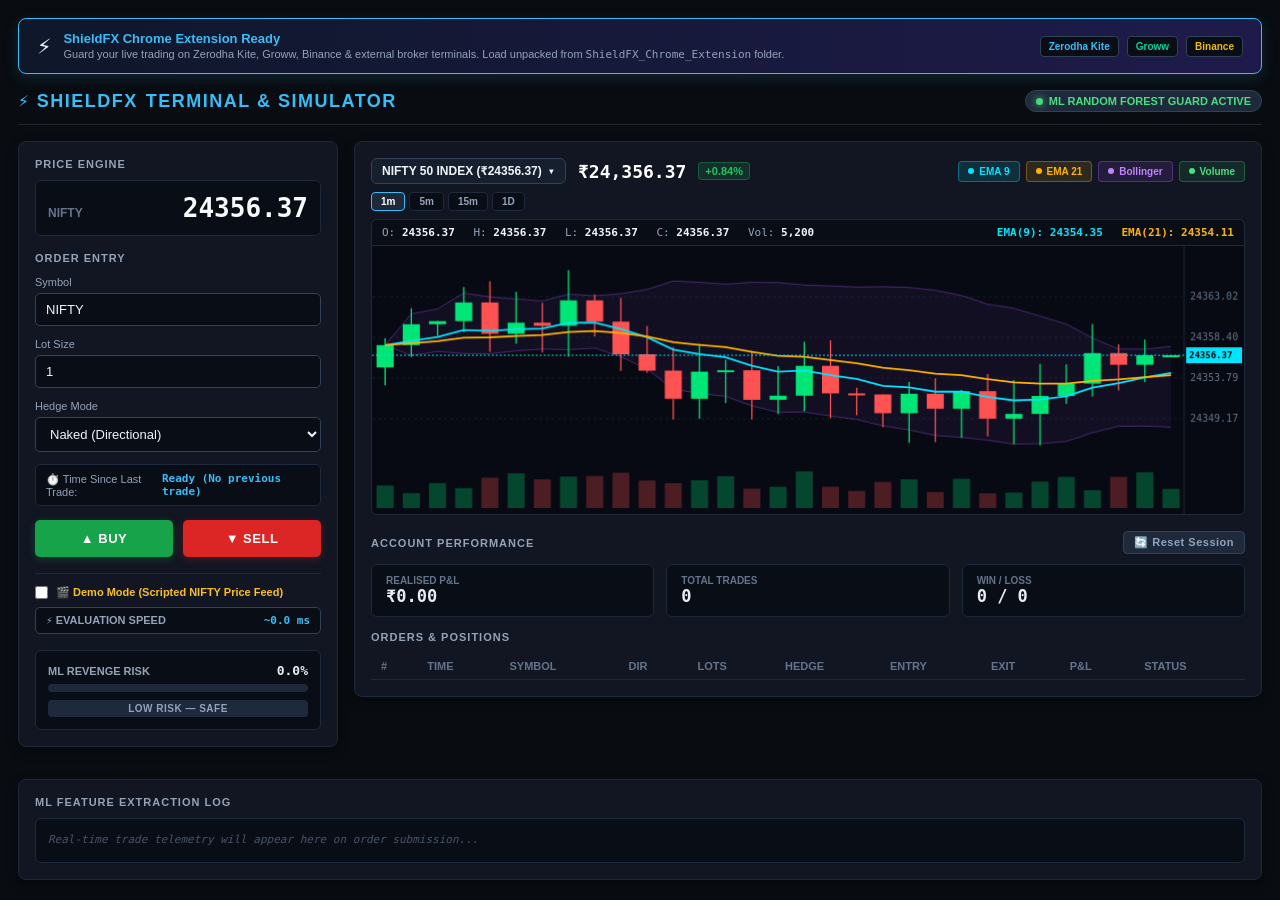
<file: index.html>
<!DOCTYPE html>
<html lang="en">
<head>
  <meta charset="UTF-8">
  <meta name="viewport" content="width=device-width, initial-scale=1.0">
  <title>ShieldFX — AI Behavioral Trading Guard</title>
  <meta http-equiv="refresh" content="0; url=Front%20End/shieldfx_simulator.html">
  <style>
    body { background: #090c10; color: #38bdf8; font-family: sans-serif; display: flex; justify-content: center; align-items: center; height: 100vh; margin: 0; text-align: center; }
    a { color: #4ade80; font-weight: bold; }
  </style>
</head>
<body>
  <div>
    <h2>⚡ Loading ShieldFX Prototype...</h2>
    <p>If you are not redirected automatically, <a href="Front%20End/shieldfx_simulator.html">click here to open the Simulator</a> or <a href="Front%20End/broker_demo.html">open the Broker Testbench</a>.</p>
  </div>
</body>
</html>
</file>
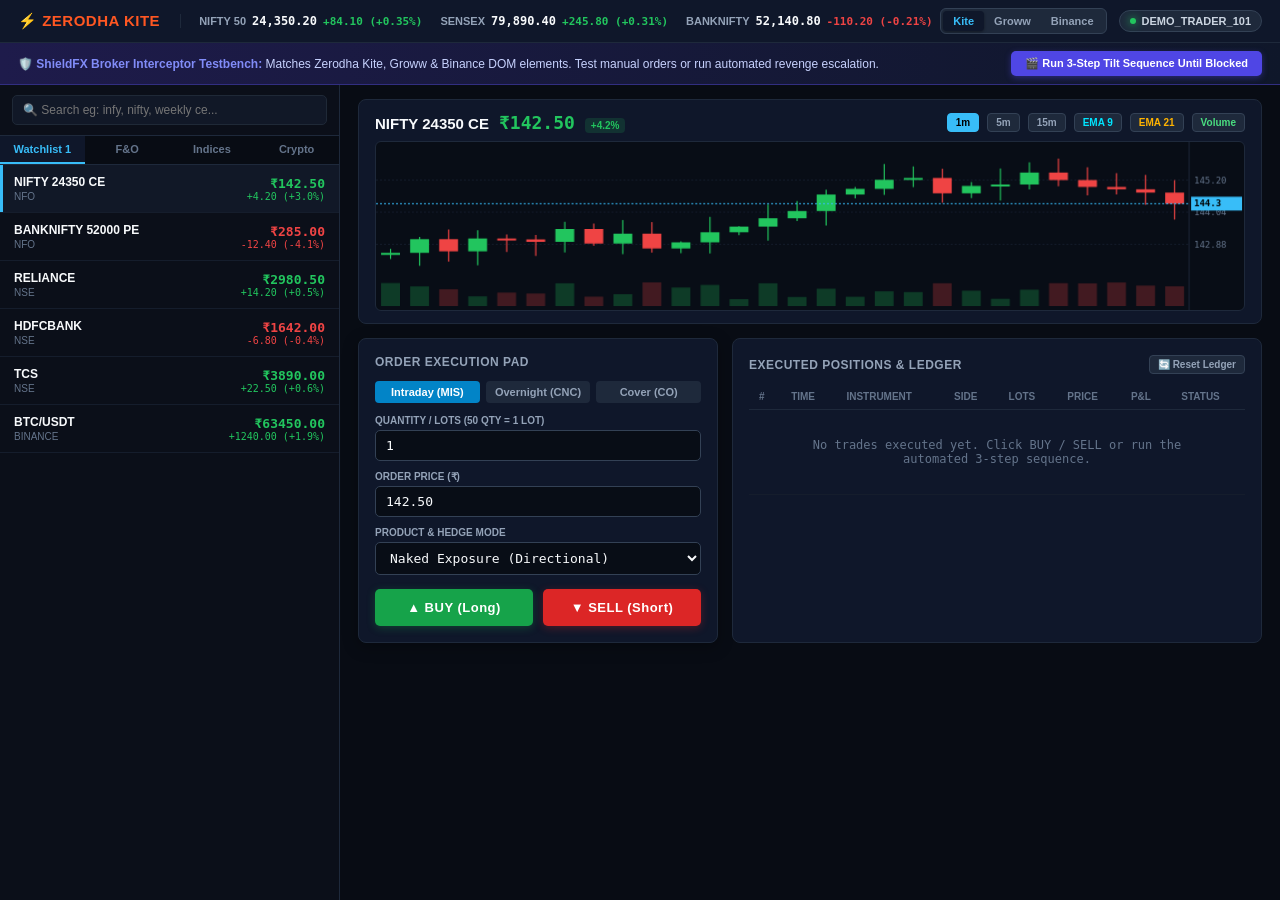
<file: Front End/broker_demo.html>
<!DOCTYPE html>
<html lang="en">
<head>
<meta charset="UTF-8">
<meta name="viewport" content="width=device-width, initial-scale=1.0">
<title>Broker Terminal Mock (Zerodha Kite / Groww / Binance) — ShieldFX Testbench</title>
<style>
  * { box-sizing: border-box; margin: 0; padding: 0; }
  body {
    background: #080c14;
    color: #e2e8f0;
    font-family: -apple-system, BlinkMacSystemFont, "Segoe UI", Roboto, Helvetica, Arial, sans-serif;
    font-size: 13px;
    height: 100vh;
    overflow: hidden;
    display: flex;
    flex-direction: column;
  }

  /* ─── TOP NAVIGATION & INDICES BAR ─────────────────────────────────────── */
  .navbar {
    background: #0f172a;
    border-bottom: 1px solid #1e293b;
    padding: 8px 18px;
    display: flex;
    justify-content: space-between;
    align-items: center;
    flex-shrink: 0;
    z-index: 10;
  }
  .nav-left { display: flex; align-items: center; gap: 20px; }
  
  .broker-brand {
    display: flex;
    align-items: center;
    gap: 8px;
    font-size: 15px;
    font-weight: 800;
    letter-spacing: 0.5px;
    color: #ff5722;
  }
  .broker-brand.groww { color: #00d09c; }
  .broker-brand.binance { color: #f0b90b; }

  .indices-strip {
    display: flex;
    align-items: center;
    gap: 18px;
    border-left: 1px solid #1e293b;
    padding-left: 18px;
  }
  .index-item { display: flex; align-items: baseline; gap: 6px; font-size: 12px; }
  .index-name { color: #94a3b8; font-weight: 600; font-size: 11px; }
  .index-val { font-family: monospace; font-weight: 700; color: #f8fafc; }
  .index-chg { font-size: 11px; font-weight: 600; font-family: monospace; }
  .pos { color: #22c55e; }
  .neg { color: #ef4444; }

  .nav-right { display: flex; align-items: center; gap: 12px; }
  .broker-selector {
    display: flex;
    background: #1e293b;
    border-radius: 6px;
    padding: 2px;
    border: 1px solid #334155;
  }
  .broker-tab-btn {
    background: transparent;
    border: none;
    color: #94a3b8;
    padding: 4px 10px;
    font-size: 11px;
    font-weight: 700;
    border-radius: 4px;
    cursor: pointer;
    transition: all 0.2s;
  }
  .broker-tab-btn.active {
    background: #0f172a;
    color: #38bdf8;
    box-shadow: 0 1px 3px rgba(0,0,0,0.4);
  }

  .user-badge {
    display: flex;
    align-items: center;
    gap: 6px;
    background: #1e293b;
    border: 1px solid #334155;
    padding: 4px 10px;
    border-radius: 20px;
    font-size: 11px;
    font-weight: 600;
    color: #cbd5e1;
  }
  .pulse-dot {
    width: 6px;
    height: 6px;
    background: #22c55e;
    border-radius: 50%;
    box-shadow: 0 0 8px #22c55e;
  }

  /* ─── BANNER / EXTENSION TEST GUIDE ────────────────────────────────────── */
  .guide-banner {
    background: linear-gradient(90deg, #1e1b4b 0%, #0f172a 100%);
    border-bottom: 1px solid #312e81;
    padding: 8px 18px;
    display: flex;
    justify-content: space-between;
    align-items: center;
    font-size: 12px;
    color: #c7d2fe;
    flex-shrink: 0;
  }
  .guide-banner strong { color: #818cf8; }
  .btn-demo-seq {
    background: #4f46e5;
    color: #fff;
    border: none;
    padding: 6px 14px;
    border-radius: 5px;
    font-weight: 700;
    cursor: pointer;
    font-size: 11px;
    display: flex;
    align-items: center;
    gap: 6px;
    transition: background 0.15s;
    box-shadow: 0 2px 6px rgba(79, 70, 229, 0.4);
  }
  .btn-demo-seq:hover { background: #4338ca; }

  /* ─── MAIN WORKSPACE GRID ──────────────────────────────────────────────── */
  .workspace {
    display: grid;
    grid-template-columns: 340px 1fr;
    height: 100%;
    overflow: hidden;
  }

  /* ─── LEFT: WATCHLIST ──────────────────────────────────────────────────── */
  .watchlist-panel {
    background: #0b0f19;
    border-right: 1px solid #1e293b;
    display: flex;
    flex-direction: column;
    height: 100%;
  }
  .search-box-wrap {
    padding: 10px 12px;
    border-bottom: 1px solid #1e293b;
  }
  .search-box {
    width: 100%;
    background: #111827;
    border: 1px solid #1f2937;
    color: #f1f5f9;
    padding: 7px 10px;
    border-radius: 5px;
    font-size: 12px;
    outline: none;
  }
  .search-box:focus { border-color: #38bdf8; }

  .watchlist-tabs {
    display: flex;
    border-bottom: 1px solid #1e293b;
    background: #080c14;
  }
  .wl-tab {
    flex: 1;
    text-align: center;
    padding: 7px 0;
    font-size: 11px;
    font-weight: 700;
    color: #64748b;
    cursor: pointer;
    border-bottom: 2px solid transparent;
  }
  .wl-tab.active {
    color: #38bdf8;
    border-bottom-color: #38bdf8;
    background: #0f172a;
  }

  .watchlist-items {
    flex: 1;
    overflow-y: auto;
  }
  .wl-item {
    padding: 10px 14px;
    border-bottom: 1px solid #151d2c;
    display: flex;
    justify-content: space-between;
    align-items: center;
    cursor: pointer;
    position: relative;
    transition: background 0.15s;
  }
  .wl-item:hover, .wl-item.selected {
    background: #111827;
  }
  .wl-item.selected::before {
    content: '';
    position: absolute;
    left: 0;
    top: 0;
    bottom: 0;
    width: 3px;
    background: #38bdf8;
  }
  .wl-sym-title { font-weight: 700; color: #f8fafc; font-size: 12px; }
  .wl-sym-sub { font-size: 10px; color: #64748b; margin-top: 2px; }
  .wl-price-col { text-align: right; }
  .wl-ltp { font-family: monospace; font-weight: 700; font-size: 13px; }
  .wl-chg { font-size: 10px; font-family: monospace; }

  .wl-actions {
    display: none;
    position: absolute;
    right: 12px;
    top: 50%;
    transform: translateY(-50%);
    gap: 4px;
    background: #111827;
    padding: 2px;
  }
  .wl-item:hover .wl-actions { display: flex; }
  .wl-btn-mini {
    padding: 3px 6px;
    border-radius: 3px;
    font-size: 10px;
    font-weight: 800;
    border: none;
    cursor: pointer;
  }
  .wl-buy { background: #22c55e; color: #000; }
  .wl-sell { background: #ef4444; color: #fff; }

  /* ─── RIGHT: TRADING & CHART DASHBOARD ─────────────────────────────────── */
  .trading-workspace {
    display: flex;
    flex-direction: column;
    height: 100%;
    overflow-y: auto;
    background: #080c14;
    padding: 14px 18px;
    gap: 14px;
  }

  /* ─── TOP CHART PANEL ──────────────────────────────────────────────────── */
  .chart-card {
    background: #0f172a;
    border: 1px solid #1e293b;
    border-radius: 8px;
    padding: 12px 16px;
  }
  .chart-header {
    display: flex;
    justify-content: space-between;
    align-items: center;
    margin-bottom: 8px;
  }
  .chart-title-area {
    display: flex;
    align-items: baseline;
    gap: 10px;
  }
  .chart-instrument-title {
    font-size: 15px;
    font-weight: 800;
    color: #f8fafc;
  }
  .chart-live-ltp {
    font-size: 18px;
    font-weight: 800;
    font-family: monospace;
    color: #22c55e;
  }
  .chart-chg-badge {
    background: rgba(34, 197, 94, 0.15);
    color: #22c55e;
    padding: 2px 6px;
    border-radius: 4px;
    font-size: 10px;
    font-weight: 700;
  }

  .chart-controls {
    display: flex;
    align-items: center;
    gap: 8px;
  }
  .chart-pill {
    background: #1e293b;
    border: 1px solid #334155;
    color: #94a3b8;
    padding: 3px 8px;
    border-radius: 4px;
    font-size: 10px;
    font-weight: 700;
  }
  .chart-pill.active { background: #38bdf8; color: #000; border-color: #38bdf8; }

  #brokerChartCanvas {
    width: 100%;
    height: 170px;
    background: #080d16;
    border: 1px solid #1e293b;
    border-radius: 6px;
    display: block;
  }

  /* ─── BOTTOM SPLIT: ORDER PAD & POSITIONS ──────────────────────────────── */
  .bottom-split {
    display: grid;
    grid-template-columns: 360px 1fr;
    gap: 14px;
  }

  /* Order Window (Kite Style) */
  .order-window {
    background: #0f172a;
    border: 1px solid #1e293b;
    border-radius: 8px;
    padding: 16px;
    box-shadow: 0 4px 16px rgba(0,0,0,0.3);
  }
  .order-window h3 {
    font-size: 12px;
    text-transform: uppercase;
    letter-spacing: 0.5px;
    color: #94a3b8;
    margin-bottom: 12px;
  }
  .order-type-tabs {
    display: flex;
    gap: 6px;
    margin-bottom: 12px;
  }
  .ot-tab {
    flex: 1;
    text-align: center;
    padding: 5px;
    border-radius: 4px;
    font-size: 11px;
    font-weight: 700;
    background: #1e293b;
    color: #94a3b8;
    cursor: pointer;
  }
  .ot-tab.active {
    background: #0284c7;
    color: #fff;
  }

  .form-group { margin-bottom: 10px; }
  .form-group label { display: block; font-size: 10px; color: #94a3b8; margin-bottom: 4px; font-weight: 600; text-transform: uppercase; }
  .form-group input, .form-group select {
    width: 100%;
    background: #080d16;
    border: 1px solid #334155;
    color: #f8fafc;
    padding: 7px 10px;
    border-radius: 5px;
    font-size: 13px;
    font-family: monospace;
    outline: none;
  }
  .form-group input:focus, .form-group select:focus { border-color: #38bdf8; }

  .order-actions {
    display: grid;
    grid-template-columns: 1fr 1fr;
    gap: 10px;
    margin-top: 14px;
  }
  .btn-buy, .btn-sell {
    padding: 11px;
    border: none;
    border-radius: 5px;
    font-size: 13px;
    font-weight: 800;
    cursor: pointer;
    letter-spacing: 0.5px;
    transition: all 0.15s;
  }
  .btn-buy { background: #16a34a; color: #fff; box-shadow: 0 2px 8px rgba(22, 163, 74, 0.3); }
  .btn-sell { background: #dc2626; color: #fff; box-shadow: 0 2px 8px rgba(220, 38, 38, 0.3); }
  .btn-buy:hover { background: #15803d; }
  .btn-sell:hover { background: #b91c1c; }

  /* Positions / Execution Ledger */
  .ledger-card {
    background: #0f172a;
    border: 1px solid #1e293b;
    border-radius: 8px;
    padding: 16px;
    display: flex;
    flex-direction: column;
  }
  .ledger-header {
    display: flex;
    justify-content: space-between;
    align-items: center;
    margin-bottom: 10px;
  }
  .ledger-header h3 {
    font-size: 12px;
    text-transform: uppercase;
    color: #94a3b8;
    letter-spacing: 0.5px;
  }
  .btn-clear-ledger {
    background: #1e293b;
    border: 1px solid #334155;
    color: #94a3b8;
    padding: 3px 8px;
    border-radius: 4px;
    font-size: 10px;
    font-weight: 700;
    cursor: pointer;
  }
  .btn-clear-ledger:hover { background: #334155; color: #f1f5f9; }

  .table-wrap {
    flex: 1;
    overflow-y: auto;
    max-height: 220px;
  }
  table { width: 100%; border-collapse: collapse; font-size: 12px; }
  th { text-align: left; padding: 7px 10px; color: #64748b; border-bottom: 1px solid #1e293b; font-size: 10px; text-transform: uppercase; font-weight: 700; }
  td { padding: 8px 10px; border-bottom: 1px solid #151d2c; font-family: monospace; }
  .row-blocked { background: rgba(239, 68, 68, 0.12); border-left: 3px solid #ef4444; }

  /* Demo Step Status Box */
  #demoStatusBox {
    background: #1e1b4b;
    border: 1px solid #6366f1;
    border-radius: 6px;
    padding: 10px 14px;
    margin-bottom: 12px;
    display: none;
    font-size: 11px;
    line-height: 1.5;
    color: #c7d2fe;
    animation: fadeIn 0.3s ease;
  }
  @keyframes fadeIn { from { opacity: 0; } to { opacity: 1; } }

  /* Standalone ShieldFX Intercept Modal */
  #shieldfx-mock-overlay {
    position: fixed;
    inset: 0;
    background: rgba(0, 0, 0, 0.85);
    backdrop-filter: blur(4px);
    display: none;
    align-items: center;
    justify-content: center;
    z-index: 99999;
  }
  .shieldfx-modal {
    width: 440px;
    padding: 28px;
    text-align: center;
    border-radius: 14px;
    background: #0f172a;
    border: 2px solid #ef4444;
    box-shadow: 0 0 45px rgba(239, 68, 68, 0.4);
  }
  .shieldfx-modal h2 { color: #ef4444; font-size: 17px; margin-bottom: 8px; font-weight: 800; }
  .shieldfx-modal p { color: #cbd5e1; margin: 6px 0; font-size: 12px; line-height: 1.5; }
  #shieldfx-countdown { font-size: 42px; font-weight: 900; margin: 14px 0; color: #f87171; font-family: monospace; }
</style>
</head>
<body>

  <!-- Top Navbar -->
  <div class="navbar">
    <div class="nav-left">
      <div class="broker-brand" id="brokerLogo">⚡ ZERODHA KITE</div>
      <div class="indices-strip">
        <div class="index-item">
          <span class="index-name">NIFTY 50</span>
          <span class="index-val" id="topNiftyVal">24,350.20</span>
          <span class="index-chg pos" id="topNiftyChg">+84.10 (+0.35%)</span>
        </div>
        <div class="index-item">
          <span class="index-name">SENSEX</span>
          <span class="index-val">79,890.40</span>
          <span class="index-chg pos">+245.80 (+0.31%)</span>
        </div>
        <div class="index-item">
          <span class="index-name">BANKNIFTY</span>
          <span class="index-val">52,140.80</span>
          <span class="index-chg neg">-110.20 (-0.21%)</span>
        </div>
      </div>
    </div>

    <div class="nav-right">
      <div class="broker-selector">
        <button class="broker-tab-btn active" onclick="switchBrokerMode('zerodha')">Kite</button>
        <button class="broker-tab-btn" onclick="switchBrokerMode('groww')">Groww</button>
        <button class="broker-tab-btn" onclick="switchBrokerMode('binance')">Binance</button>
      </div>
      <div class="user-badge">
        <div class="pulse-dot"></div>
        <span>DEMO_TRADER_101</span>
      </div>
    </div>
  </div>

  <!-- ShieldFX Guide Banner -->
  <div class="guide-banner">
    <div>
      🛡️ <strong>ShieldFX Broker Interceptor Testbench:</strong> Matches Zerodha Kite, Groww &amp; Binance DOM elements. Test manual orders or run automated revenge escalation.
    </div>
    <button class="btn-demo-seq" id="btnRunFullSequence">
      🎬 Run 3-Step Tilt Sequence Until Blocked
    </button>
  </div>

  <!-- Workspace Grid -->
  <div class="workspace">

    <!-- Watchlist -->
    <div class="watchlist-panel">
      <div class="search-box-wrap">
        <input type="text" class="search-box" placeholder="🔍 Search eg: infy, nifty, weekly ce..." />
      </div>
      <div class="watchlist-tabs">
        <div class="wl-tab active">Watchlist 1</div>
        <div class="wl-tab">F&amp;O</div>
        <div class="wl-tab">Indices</div>
        <div class="wl-tab">Crypto</div>
      </div>
      <div class="watchlist-items" id="watchlistContainer">
        <!-- Injected via JS -->
      </div>
    </div>

    <!-- Trading & Chart Dashboard -->
    <div class="trading-workspace">

      <!-- Live Candlestick & Volume Chart -->
      <div class="chart-card">
        <div class="chart-header">
          <div class="chart-title-area">
            <span class="chart-instrument-title" id="activeSymbolTitle">NIFTY 24350 CE</span>
            <span class="chart-live-ltp" id="activeSymbolLtp">₹142.50</span>
            <span class="chart-chg-badge" id="activeSymbolChg">+4.2%</span>
          </div>
          <div class="chart-controls">
            <span class="chart-pill active">1m</span>
            <span class="chart-pill">5m</span>
            <span class="chart-pill">15m</span>
            <span class="chart-pill" style="color:#00e5ff">EMA 9</span>
            <span class="chart-pill" style="color:#ffb300">EMA 21</span>
            <span class="chart-pill" style="color:#4ade80">Volume</span>
          </div>
        </div>
        <canvas id="brokerChartCanvas"></canvas>
      </div>

      <!-- Bottom Split: Order Window & Ledger -->
      <div class="bottom-split">

        <!-- Order Window (Kite / Groww / Binance compatible) -->
        <div class="order-window">
          <div id="demoStatusBox"></div>

          <h3>Order Execution Pad</h3>
          <div class="order-type-tabs">
            <div class="ot-tab active" onclick="setOrderTab('MIS')">Intraday (MIS)</div>
            <div class="ot-tab" onclick="setOrderTab('CNC')">Overnight (CNC)</div>
            <div class="ot-tab" onclick="setOrderTab('COVER')">Cover (CO)</div>
          </div>

          <div class="form-group">
            <label>Quantity / Lots (50 Qty = 1 Lot)</label>
            <input type="number" id="orderQty" value="1" min="1" data-balloon="Quantity" label="Qty." />
          </div>

          <div class="form-group">
            <label>Order Price (₹)</label>
            <input type="number" id="orderPrice" value="142.50" step="0.05" />
          </div>

          <div class="form-group">
            <label>Product &amp; Hedge Mode</label>
            <select id="brokerHedgeSelect">
              <option value="naked">Naked Exposure (Directional)</option>
              <option value="spread">Hedged Spread</option>
            </select>
          </div>

          <div class="order-actions">
            <button class="btn-buy" id="brokerBuyBtn">▲ BUY (Long)</button>
            <button class="btn-sell" id="brokerSellBtn">▼ SELL (Short)</button>
          </div>
        </div>

        <!-- Ledger & Positions -->
        <div class="ledger-card">
          <div class="ledger-header">
            <h3>Executed Positions &amp; Ledger</h3>
            <button class="btn-clear-ledger" onclick="clearLedger()">🔄 Reset Ledger</button>
          </div>
          <div class="table-wrap">
            <table>
              <thead>
                <tr>
                  <th>#</th>
                  <th>Time</th>
                  <th>Instrument</th>
                  <th>Side</th>
                  <th>Lots</th>
                  <th>Price</th>
                  <th>P&amp;L</th>
                  <th>Status</th>
                </tr>
              </thead>
              <tbody id="positionsTableBody">
                <tr>
                  <td colspan="8" style="text-align:center; color:#64748b; padding:28px;">
                    No trades executed yet. Click BUY / SELL or run the automated 3-step sequence.
                  </td>
                </tr>
              </tbody>
            </table>
          </div>
        </div>

      </div>

    </div>

  </div>

  <!-- Standalone Cooldown Modal (Fall-through if extension is not injected) -->
  <div id="shieldfx-mock-overlay">
    <div class="shieldfx-modal">
      <h2>🚨 REVENGE TRADE INTERCEPTED</h2>
      <p>ShieldFX ML Guard flagged abnormal position escalation following consecutive drawdowns.</p>
      <div id="shieldfx-mock-reasons" style="color: #fca5a5; font-size: 11px; margin: 12px 0; text-align: left; background: #1e293b; padding: 10px 14px; border-radius: 6px; line-height: 1.6;">
        • Rapid turnaround: &lt; 3.0s after loss<br/>
        • Lot size escalated by 2.0x<br/>
        • Loss streak count: 2
      </div>
      <p>Broker order execution is temporarily locked.</p>
      <div id="shieldfx-countdown">01:00</div>
      <p>Take a 60-second cooldown to protect trading capital.</p>
    </div>
  </div>

<script>
  // ─── WATCHLIST DATA ──────────────────────────────────────────────────────────
  const watchlist = [
    { sym: 'NIFTY 24350 CE', exch: 'NFO', price: 142.50, chg: '+4.20 (+3.0%)', isPos: true },
    { sym: 'BANKNIFTY 52000 PE', exch: 'NFO', price: 285.00, chg: '-12.40 (-4.1%)', isPos: false },
    { sym: 'RELIANCE', exch: 'NSE', price: 2980.50, chg: '+14.20 (+0.5%)', isPos: true },
    { sym: 'HDFCBANK', exch: 'NSE', price: 1642.00, chg: '-6.80 (-0.4%)', isPos: false },
    { sym: 'TCS', exch: 'NSE', price: 3890.00, chg: '+22.50 (+0.6%)', isPos: true },
    { sym: 'BTC/USDT', exch: 'BINANCE', price: 63450.00, chg: '+1240.00 (+1.9%)', isPos: true }
  ];

  let activeSym = watchlist[0];
  let tradeCount = 0;
  let executedTrades = [];
  let lossStreak = 0;
  let lastTradeTime = null;
  let lastLotSize = 1;

  function renderWatchlist() {
    const container = document.getElementById('watchlistContainer');
    container.innerHTML = '';
    watchlist.forEach(item => {
      const isSel = item.sym === activeSym.sym;
      const div = document.createElement('div');
      div.className = `wl-item ${isSel ? 'selected' : ''}`;
      div.onclick = () => selectSymbol(item);
      div.innerHTML = `
        <div>
          <div class="wl-sym-title">${item.sym}</div>
          <div class="wl-sym-sub">${item.exch}</div>
        </div>
        <div class="wl-price-col">
          <div class="wl-ltp ${item.isPos ? 'pos' : 'neg'}">₹${item.price.toFixed(2)}</div>
          <div class="wl-chg ${item.isPos ? 'pos' : 'neg'}">${item.chg}</div>
        </div>
        <div class="wl-actions">
          <button class="wl-btn-mini wl-buy" onclick="event.stopPropagation(); quickOrder('${item.sym}', 'BUY')">B</button>
          <button class="wl-btn-mini wl-sell" onclick="event.stopPropagation(); quickOrder('${item.sym}', 'SELL')">S</button>
        </div>
      `;
      container.appendChild(div);
    });
  }

  function selectSymbol(item) {
    activeSym = item;
    document.getElementById('activeSymbolTitle').textContent = item.sym;
    document.getElementById('activeSymbolLtp').textContent = `₹${item.price.toFixed(2)}`;
    document.getElementById('orderPrice').value = item.price.toFixed(2);
    renderWatchlist();
    initChart();
  }

  function quickOrder(sym, side) {
    const target = watchlist.find(w => w.sym === sym);
    if (target) selectSymbol(target);
    if (side === 'BUY') document.getElementById('brokerBuyBtn').click();
    else document.getElementById('brokerSellBtn').click();
  }

  // ─── BROKER MODE SWITCHER ───────────────────────────────────────────────────
  function switchBrokerMode(mode) {
    document.querySelectorAll('.broker-tab-btn').forEach(b => b.classList.remove('active'));
    const logo = document.getElementById('brokerLogo');
    if (mode === 'zerodha') {
      logo.className = 'broker-brand';
      logo.textContent = '⚡ ZERODHA KITE';
    } else if (mode === 'groww') {
      logo.className = 'broker-brand groww';
      logo.textContent = '🌱 GROWW PRO';
    } else if (mode === 'binance') {
      logo.className = 'broker-brand binance';
      logo.textContent = '🟡 BINANCE FUTURES';
    }
    const clickedBtn = Array.from(document.querySelectorAll('.broker-tab-btn')).find(b => b.textContent.toLowerCase().includes(mode.slice(0,3)));
    if (clickedBtn) clickedBtn.classList.add('active');
  }

  function setOrderTab(tab) {
    document.querySelectorAll('.ot-tab').forEach(t => t.classList.remove('active'));
    const active = Array.from(document.querySelectorAll('.ot-tab')).find(t => t.textContent.includes(tab));
    if (active) active.classList.add('active');
  }

  // ─── LIVE CANDLESTICK CHART ─────────────────────────────────────────────────
  let candles = [];
  function initChart() {
    candles = [];
    let base = activeSym.price;
    for (let i = 0; i < 28; i++) {
      const move = (Math.random() - 0.48) * (base * 0.008);
      const open = base;
      const close = base + move;
      const high = Math.max(open, close) + Math.random() * (base * 0.004);
      const low = Math.min(open, close) - Math.random() * (base * 0.004);
      const volume = Math.floor(Math.random() * 5000) + 2000;
      candles.push({ open, high, low, close, volume });
      base = close;
    }
    drawChart();
  }

  function drawChart() {
    const canvas = document.getElementById('brokerChartCanvas');
    if (!canvas) return;
    const ctx = canvas.getContext('2d');

    const dpr = window.devicePixelRatio || 1;
    const displayWidth = canvas.parentElement.clientWidth - 32;
    const displayHeight = 170;

    canvas.width = displayWidth * dpr;
    canvas.height = displayHeight * dpr;
    canvas.style.width = displayWidth + 'px';
    canvas.style.height = displayHeight + 'px';
    ctx.scale(dpr, dpr);

    const w = displayWidth;
    const h = displayHeight;
    const rightGutter = 55;
    const chartW = w - rightGutter;
    const volH = 30;
    const priceH = h - volH - 10;

    ctx.clearRect(0, 0, w, h);
    if (candles.length === 0) return;

    let minP = Math.min(...candles.map(c => c.low));
    let maxP = Math.max(...candles.map(c => c.high));
    const pad = (maxP - minP) * 0.1 || 2;
    minP -= pad;
    maxP += pad;
    const range = (maxP - minP) || 1;

    // Grid
    ctx.strokeStyle = '#151d2c';
    ctx.lineWidth = 1;
    ctx.setLineDash([2, 2]);
    ctx.fillStyle = '#64748b';
    ctx.font = '9px monospace';

    for (let i = 1; i <= 3; i++) {
      const y = (priceH / 4) * i + 6;
      ctx.beginPath();
      ctx.moveTo(0, y);
      ctx.lineTo(chartW, y);
      ctx.stroke();

      const priceAtY = maxP - ((y - 6) / priceH) * range;
      ctx.fillText(priceAtY.toFixed(2), chartW + 5, y + 3);
    }
    ctx.setLineDash([]);

    // Separator
    ctx.strokeStyle = '#1e293b';
    ctx.beginPath();
    ctx.moveTo(chartW, 0);
    ctx.lineTo(chartW, h);
    ctx.stroke();

    const slotW = chartW / candles.length;
    const bodyW = Math.max(slotW * 0.65, 3);
    const getY = (val) => 6 + priceH - ((val - minP) / range) * priceH;

    const maxVol = Math.max(...candles.map(c => c.volume));
    const volBase = h - 4;

    candles.forEach((c, i) => {
      const isBull = c.close >= c.open;
      const col = isBull ? '#22c55e' : '#ef4444';
      const x = i * slotW + slotW / 2;

      // Volume bar
      const barH = (c.volume / maxVol) * (volH - 6);
      ctx.fillStyle = isBull ? 'rgba(34, 197, 94, 0.25)' : 'rgba(239, 68, 68, 0.25)';
      ctx.fillRect(x - bodyW / 2, volBase - barH, bodyW, barH);

      // Candlestick Wick
      ctx.strokeStyle = col;
      ctx.lineWidth = 1.2;
      ctx.beginPath();
      ctx.moveTo(x, getY(c.high));
      ctx.lineTo(x, getY(c.low));
      ctx.stroke();

      // Candlestick Body
      const top = Math.min(getY(c.open), getY(c.close));
      const bh = Math.max(Math.abs(getY(c.close) - getY(c.open)), 2);
      ctx.fillStyle = col;
      ctx.fillRect(x - bodyW / 2, top, bodyW, bh);
    });

    // Real-Time LTP Line
    const curP = candles[candles.length - 1].close;
    const curY = getY(curP);
    ctx.strokeStyle = '#38bdf8';
    ctx.lineWidth = 1;
    ctx.setLineDash([2, 2]);
    ctx.beginPath();
    ctx.moveTo(0, curY);
    ctx.lineTo(chartW, curY);
    ctx.stroke();
    ctx.setLineDash([]);

    ctx.fillStyle = '#38bdf8';
    ctx.fillRect(chartW + 2, curY - 7, rightGutter - 4, 14);
    ctx.fillStyle = '#000';
    ctx.font = 'bold 9px monospace';
    ctx.fillText(curP.toFixed(1), chartW + 5, curY + 3);
  }

  
    // ─── ORDER EXECUTION & SHIELDFX INTERCEPTION ────────────────────────────────
  let cooldownActive = false;
  let cooldownTimer = null;

  function triggerStandaloneBlock(customRemaining = null) {
    cooldownActive = true;
    const overlay = document.getElementById("shieldfx-mock-overlay");
    const countEl = document.getElementById("shieldfx-countdown");
    overlay.style.display = "flex";

    const duration = customRemaining !== null ? customRemaining : 60;
    const unlockAt = Date.now() + (duration * 1000);

    // 🔒 Save unlock timestamp to localStorage
    localStorage.setItem("broker_demo_cooldown_until", unlockAt.toString());

    function updateCountdown() {
      const savedUntil = parseInt(localStorage.getItem("broker_demo_cooldown_until") || "0", 10);
      const rem = Math.max(0, Math.ceil((savedUntil - Date.now()) / 1000));

      const m = String(Math.floor(rem / 60)).padStart(2, "0");
      const s = String(rem % 60).padStart(2, "0");
      countEl.textContent = `${m}:${s}`;

      if (rem <= 0) {
        clearInterval(cooldownTimer);
        cooldownActive = false;
        overlay.style.display = "none";
        localStorage.removeItem("broker_demo_cooldown_until");
        console.log("✅ Cooldown complete — trading unlocked");
      }
    }

    if (cooldownTimer) clearInterval(cooldownTimer);
    updateCountdown();
    cooldownTimer = setInterval(updateCountdown, 1000);
  }

  

  function recordOrder(dir) {
    if (cooldownActive) {
      console.warn("⏳ ShieldFX Cooldown Active — Order Blocked.");
      return;
    }

    const now = Date.now();
    const qty = parseInt(document.getElementById("orderQty").value) || 1;
    const price = parseFloat(document.getElementById("orderPrice").value) || activeSym.price;
    const timeDelta = lastTradeTime ? ((now - lastTradeTime) / 1000).toFixed(1) : 300;
    const multiplier = (qty / lastLotSize).toFixed(1);

    // Standalone Revenge Trade Heuristic Check (if extension is not running)
    const isRevenge = lossStreak >= 2 && timeDelta < 4.0 && multiplier >= 2.0;

    tradeCount++;
    const tbody = document.getElementById("positionsTableBody");
    if (tradeCount === 1) tbody.innerHTML = "";

    if (isRevenge) {
      // Hard block row
      const tr = document.createElement("tr");
      tr.className = "row-blocked";
      tr.innerHTML = `
        <td>${tradeCount}</td>
        <td>${new Date().toTimeString().slice(0,8)}</td>
        <td><strong style="color:#ef4444">${activeSym.sym}</strong></td>
        <td style="color:${dir==='BUY'?'#22c55e':'#ef4444'};font-weight:700;">${dir}</td>
        <td>${qty} Lots</td>
        <td>₹${price.toFixed(2)}</td>
        <td style="color:#ef4444;font-weight:700;">₹0.00 (Protected)</td>
        <td style="color:#ef4444;font-weight:800;">🚨 BLOCKED BY ML</td>
      `;
      tbody.prepend(tr);
      triggerStandaloneBlock();
      return;
    }

    // Normal trade execution
    lossStreak++;
    lastTradeTime = now;
    lastLotSize = qty;

    const tr = document.createElement("tr");
    tr.innerHTML = `
      <td>${tradeCount}</td>
      <td>${new Date().toTimeString().slice(0,8)}</td>
      <td><strong>${activeSym.sym}</strong></td>
      <td style="color:${dir==='BUY'?'#22c55e':'#ef4444'};font-weight:700;">${dir}</td>
      <td>${qty} Lots</td>
      <td>₹${price.toFixed(2)}</td>
      <td style="color:#ef4444; font-weight:700;">-₹${(qty * 450).toFixed(2)}</td>
      <td style="color:#22c55e; font-weight:700;">FILLED</td>
    `;
    tbody.prepend(tr);
  }

  function clearLedger() {
    tradeCount = 0;
    lossStreak = 0;
    lastTradeTime = null;
    lastLotSize = 1;
    // Clear persistent cooldown on reset
    if (cooldownActive) {
      if (cooldownTimer) clearInterval(cooldownTimer);
      cooldownActive = false;
      document.getElementById("shieldfx-mock-overlay").style.display = "none";
    }
    localStorage.removeItem("broker_demo_cooldown_until");

    document.getElementById("positionsTableBody").innerHTML = `
      <tr>
        <td colspan="8" style="text-align:center; color:#64748b; padding:28px;">
          Ledger reset. Click BUY / SELL or run the automated 3-step sequence.
        </td>
      </tr>
    `;
  }

  document.getElementById("brokerBuyBtn").addEventListener("click", () => recordOrder("BUY"));
  document.getElementById("brokerSellBtn").addEventListener("click", () => recordOrder("SELL"));

  // ─── 3-STEP AUTOMATED DEMO SEQUENCE ─────────────────────────────────────────
  const statusBox = document.getElementById("demoStatusBox");
  let demoTimer = null;

  function updateStatus(html) {
    statusBox.style.display = "block";
    statusBox.innerHTML = html;
  }

  document.getElementById("btnRunFullSequence").addEventListener("click", () => {
    if (demoTimer) clearTimeout(demoTimer);
    clearLedger();

    // Step 1: Standard 1 Lot Trade
    updateStatus("🎬 <strong>Step 1 of 3:</strong> Submitting baseline 1-Lot trade...");
    document.getElementById("orderQty").value = 1;
    document.getElementById("brokerBuyBtn").click();

    // Step 2: Rapid Turnaround 2 Lots
    demoTimer = setTimeout(() => {
      updateStatus("🎬 <strong>Step 2 of 3:</strong> Trader tilting after drawdown! Escalating to <strong>2 Lots (2.0x)</strong> in rapid turnaround (&lt;2.5s)...");
      document.getElementById("orderQty").value = 2;
      document.getElementById("brokerBuyBtn").click();

      // Step 3: Hard Revenge Trade 4 Lots within 1.8s
      demoTimer = setTimeout(() => {
        updateStatus("🎬 <strong>Step 3 of 3:</strong> Severe Tilt! Escalating to <strong>4 Lots (2.0x)</strong> in 1.8s &rarr; <em>Watch ShieldFX ML Guard intercept execution!</em>");
        document.getElementById("orderQty").value = 4;
        document.getElementById("brokerBuyBtn").click();
      }, 2000);

    }, 2500);
  });


   // ─── CHECK PERSISTED COOLDOWN ON PAGE LOAD ──────────────────────────────────
  function checkPersistedBrokerCooldown() {
    const savedUntil = parseInt(localStorage.getItem("broker_demo_cooldown_until") || "0", 10);
    if (savedUntil && Date.now() < savedUntil) {
      const remainingSecs = Math.ceil((savedUntil - Date.now()) / 1000);
      console.warn(`⏳ Resuming active broker cooldown: ${remainingSecs}s remaining`);
      triggerStandaloneBlock(remainingSecs);
    } else {
      localStorage.removeItem("broker_demo_cooldown_until");
    }
  }

  // ─── INIT ───────────────────────────────────────────────────────────────────
  renderWatchlist();
  initChart();
  window.addEventListener('resize', drawChart);
  // 🔒 Enforce cooldown on reload
  checkPersistedBrokerCooldown();
  
</script>

</body>
</html>
</file>
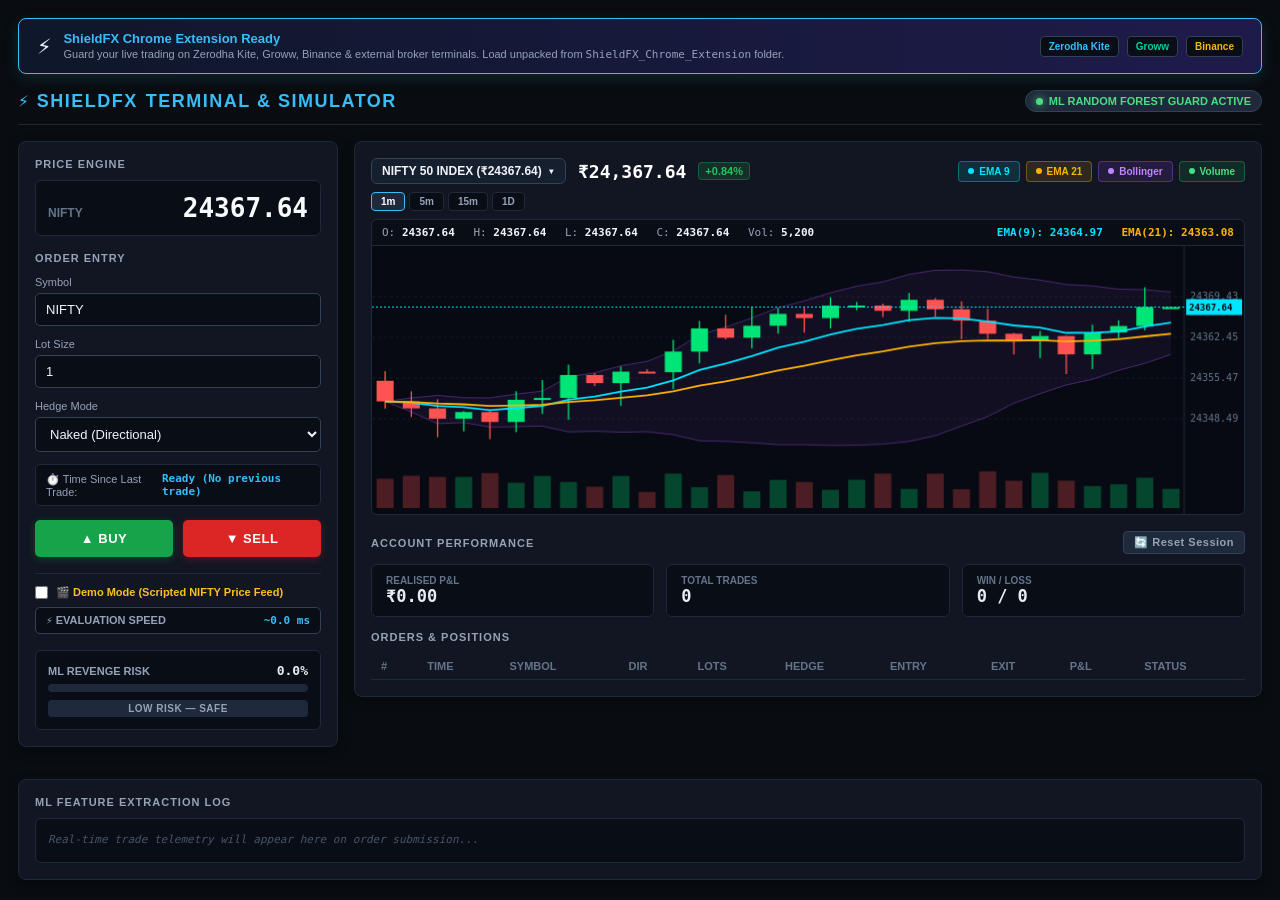
<file: Front End/shieldfx_simulator.html>
<!DOCTYPE html>
<html lang="en">
<head>
<meta charset="UTF-8" />
<meta name="viewport" content="width=device-width, initial-scale=1.0"/>
<title>ShieldFX — AI Behavioral Trading Copilot & Simulator</title>
<style>
  * { box-sizing: border-box; margin: 0; padding: 0; }
  body {
    background: #090c10;
    color: #e6edf3;
    font-family: -apple-system, BlinkMacSystemFont, 'Segoe UI', Roboto, Helvetica, monospace;
    font-size: 13px;
    min-height: 100vh;
    padding: 18px;
  }

  /* Extension Companion Banner */
  .ext-banner {
    background: linear-gradient(90deg, #0f172a 0%, #1e1b4b 100%);
    border: 1px solid #38bdf8;
    border-radius: 8px;
    padding: 12px 18px;
    margin-bottom: 16px;
    display: flex;
    justify-content: space-between;
    align-items: center;
    box-shadow: 0 4px 16px rgba(56, 189, 248, 0.15);
  }
  .ext-banner-left {
    display: flex;
    align-items: center;
    gap: 12px;
  }
  .ext-icon {
    font-size: 24px;
  }
  .ext-title {
    font-size: 13px;
    font-weight: 700;
    color: #38bdf8;
  }
  .ext-desc {
    font-size: 11px;
    color: #94a3b8;
    margin-top: 2px;
  }
  .ext-badges {
    display: flex;
    gap: 8px;
    align-items: center;
  }
  .ext-badge {
    background: #090d16;
    border: 1px solid #334155;
    padding: 4px 8px;
    border-radius: 4px;
    font-size: 10px;
    font-weight: 600;
  }
  .ext-badge.kite { color: #38bdf8; }
  .ext-badge.groww { color: #00d09c; }
  .ext-badge.binance { color: #f0b90b; }

  /* Header */
  .header {
    display: flex;
    justify-content: space-between;
    align-items: center;
    margin-bottom: 16px;
    padding-bottom: 12px;
    border-bottom: 1px solid #21262d;
  }
  .header h1 {
    font-size: 18px;
    font-weight: 700;
    color: #38bdf8;
    letter-spacing: 1.5px;
    display: flex;
    align-items: center;
    gap: 8px;
  }
  .status-badge {
    background: #1e293b;
    border: 1px solid #334155;
    color: #4ade80;
    padding: 4px 10px;
    border-radius: 20px;
    font-size: 11px;
    font-weight: 600;
    display: flex;
    align-items: center;
    gap: 6px;
  }
  .pulse-dot {
    width: 7px;
    height: 7px;
    background: #4ade80;
    border-radius: 50%;
    box-shadow: 0 0 8px #4ade80;
    animation: pulse 2s infinite;
  }
  @keyframes pulse {
    0%, 100% { opacity: 1; }
    50% { opacity: 0.4; }
  }

  /* Grid Layout */
  .grid {
    display: grid;
    grid-template-columns: 320px 1fr;
    gap: 16px;
  }
  .panel {
    background: #111622;
    border: 1px solid #1e293b;
    border-radius: 8px;
    padding: 16px;
    box-shadow: 0 4px 12px rgba(0,0,0,0.3);
  }
  h2 {
    font-size: 11px;
    color: #94a3b8;
    letter-spacing: 1px;
    margin-bottom: 10px;
    text-transform: uppercase;
    font-weight: 600;
  }

  /* Price Ticker */
  .ticker-box {
    background: #090d16;
    border: 1px solid #1e293b;
    border-radius: 6px;
    padding: 12px;
    margin-bottom: 16px;
  }
  .ticker-row { display: flex; justify-content: space-between; align-items: baseline; }
  .symbol-tag { color: #64748b; font-size: 12px; font-weight: bold; }
  .ltp { font-size: 26px; font-weight: 800; color: #f8fafc; font-family: monospace; }
  .ltp.up { color: #4ade80; }
  .ltp.down { color: #f87171; }

  /* Candlestick Canvas & Pro Chart UI */
  .chart-top-bar {
    display: flex;
    justify-content: space-between;
    align-items: center;
    margin-bottom: 8px;
    flex-wrap: wrap;
    gap: 8px;
  }
  .chart-title-group {
    display: flex;
    align-items: center;
    gap: 12px;
  }
  .chart-symbol-badge {
    background: #161f2e;
    border: 1px solid #334155;
    color: #f1f5f9;
    padding: 5px 10px;
    border-radius: 6px;
    font-size: 12px;
    font-weight: 700;
    display: flex;
    align-items: center;
    gap: 6px;
    cursor: pointer;
  }
  .chart-price-val {
    font-size: 18px;
    font-weight: 800;
    font-family: monospace;
    color: #fff;
  }
  .chart-chg-pill {
    background: rgba(34, 197, 94, 0.15);
    color: #22c55e;
    border: 1px solid rgba(34, 197, 94, 0.3);
    font-size: 11px;
    font-weight: 700;
    padding: 2px 6px;
    border-radius: 4px;
  }
  .indicator-pills {
    display: flex;
    align-items: center;
    gap: 6px;
  }
  .ind-pill {
    padding: 4px 9px;
    border-radius: 4px;
    font-size: 10px;
    font-weight: 700;
    cursor: pointer;
    border: 1px solid transparent;
    display: flex;
    align-items: center;
    gap: 5px;
    transition: all 0.15s;
    user-select: none;
  }
  .ind-pill.ema9 { background: rgba(0, 229, 255, 0.12); color: #00e5ff; border-color: rgba(0, 229, 255, 0.35); }
  .ind-pill.ema9.off { opacity: 0.35; background: #111827; color: #64748b; border-color: #1e293b; }
  .ind-pill.ema21 { background: rgba(255, 179, 0, 0.12); color: #ffb300; border-color: rgba(255, 179, 0, 0.35); }
  .ind-pill.ema21.off { opacity: 0.35; background: #111827; color: #64748b; border-color: #1e293b; }
  .ind-pill.bollinger { background: rgba(168, 85, 247, 0.12); color: #c084fc; border-color: rgba(168, 85, 247, 0.35); }
  .ind-pill.bollinger.off { opacity: 0.35; background: #111827; color: #64748b; border-color: #1e293b; }
  .ind-pill.volume { background: rgba(34, 197, 94, 0.12); color: #4ade80; border-color: rgba(34, 197, 94, 0.35); }
  .ind-pill.volume.off { opacity: 0.35; background: #111827; color: #64748b; border-color: #1e293b; }
  .ind-dot { width: 6px; height: 6px; border-radius: 50%; display: inline-block; }

  .timeframe-bar {
    display: flex;
    align-items: center;
    gap: 4px;
    margin-bottom: 8px;
  }
  .tf-tab {
    background: #090d16;
    border: 1px solid #1e293b;
    color: #94a3b8;
    padding: 3px 9px;
    border-radius: 4px;
    font-size: 10px;
    font-weight: 600;
    cursor: pointer;
  }
  .tf-tab.active {
    background: #1e293b;
    color: #fff;
    border-color: #38bdf8;
  }

  .chart-telemetry-strip {
    display: flex;
    justify-content: space-between;
    align-items: center;
    font-size: 11px;
    font-family: monospace;
    color: #94a3b8;
    background: #090d16;
    border: 1px solid #1e293b;
    border-bottom: none;
    padding: 6px 10px;
    border-radius: 6px 6px 0 0;
  }
  .telemetry-left span { margin-right: 12px; }
  .telemetry-left strong { color: #f1f5f9; }
  .telemetry-right span { margin-left: 12px; font-weight: bold; }

  #chartCanvas {
    width: 100%;
    height: 270px;
    background: #070a12;
    border: 1px solid #1e293b;
    border-radius: 0 0 6px 6px;
    margin-bottom: 16px;
    display: block;
    cursor: crosshair;
  }

  /* Form Controls */
  label { display: block; color: #94a3b8; font-size: 11px; margin-bottom: 5px; margin-top: 12px; font-weight: 500; }
  input, select {
    width: 100%;
    background: #090d16;
    border: 1px solid #334155;
    color: #f1f5f9;
    padding: 8px 10px;
    border-radius: 5px;
    font-size: 13px;
    outline: none;
    transition: border-color 0.2s;
  }
  input:focus, select:focus { border-color: #38bdf8; }

  /* ⏱️ Time Delta Live Box */
  .time-delta-box {
    display: flex;
    justify-content: space-between;
    align-items: center;
    background: #090d16;
    border: 1px solid #1e293b;
    padding: 7px 10px;
    border-radius: 5px;
    margin-top: 12px;
    font-size: 11px;
  }
  .time-delta-label { color: #94a3b8; font-weight: 500; }
  .time-delta-val { font-family: monospace; font-weight: 700; color: #38bdf8; }
  .time-delta-val.danger { color: #ef4444; }

  .btn-row { display: grid; grid-template-columns: 1fr 1fr; gap: 10px; margin-top: 14px; }
  button {
    padding: 11px;
    border: none;
    border-radius: 5px;
    font-size: 13px;
    font-weight: 700;
    cursor: pointer;
    letter-spacing: 0.5px;
    transition: all 0.15s ease;
  }
  button:disabled { opacity: 0.3; cursor: not-allowed; }
  #buyBtn  { background: #16a34a; color: #fff; box-shadow: 0 2px 8px rgba(22, 163, 74, 0.3); }
  #sellBtn { background: #dc2626; color: #fff; box-shadow: 0 2px 8px rgba(220, 38, 38, 0.3); }
  #buyBtn:not(:disabled):hover  { background: #15803d; }
  #sellBtn:not(:disabled):hover { background: #b91c1c; }

  /* Demo mode checkbox */
  .demo-row {
    margin-top: 16px;
    padding-top: 12px;
    border-top: 1px solid #1e293b;
  }
  .demo-check-wrap {
    display: flex;
    align-items: center;
    gap: 8px;
    cursor: pointer;
  }
  .demo-check-wrap input[type=checkbox] { width: auto; cursor: pointer; }
  .demo-check-wrap label { margin: 0; font-size: 11px; color: #fbbf24; font-weight: 700; cursor: pointer; }

  #demoProgressBanner {
    display: none;
    background: #1e1b4b;
    border: 1px solid #6366f1;
    color: #c7d2fe;
    padding: 8px 12px;
    border-radius: 6px;
    margin-top: 10px;
    font-size: 11px;
    line-height: 1.5;
    animation: fadeIn 0.3s ease;
  }
  @keyframes fadeIn { from { opacity: 0; } to { opacity: 1; } }

  /* Risk Meter */
  .risk-meter-box {
    margin-top: 16px;
    background: #090d16;
    border: 1px solid #1e293b;
    border-radius: 6px;
    padding: 12px;
  }
  .risk-meter-header {
    display: flex;
    justify-content: space-between;
    align-items: center;
    font-size: 11px;
    margin-bottom: 6px;
  }
  .risk-val { font-weight: bold; font-size: 13px; font-family: monospace; }
  .risk-progress-bg {
    width: 100%;
    height: 8px;
    background: #1e293b;
    border-radius: 4px;
    overflow: hidden;
  }
  .risk-progress-bar {
    height: 100%;
    width: 0%;
    background: #4ade80;
    transition: width 0.4s ease, background-color 0.4s ease;
  }
  .risk-tier-pill {
    margin-top: 8px;
    font-size: 10px;
    font-weight: 700;
    text-align: center;
    padding: 3px 6px;
    border-radius: 4px;
    display: block;
    background: #1e293b;
    color: #94a3b8;
    letter-spacing: 0.5px;
  }

      .latency-badge {
      display: flex;
      justify-content: space-between;
      align-items: center;
      background: #090d16;
      border: 1px solid #334155;
      padding: 6px 10px;
      border-radius: 5px;
      margin-top: 8px;
      font-size: 11px;
    }
    .latency-badge span { color: #94a3b8; font-weight: 600; }
    .latency-badge strong { color: #38bdf8; font-family: monospace; 
    }

  /* Advisory Toast */
  #advisoryToast {
    display: none;
    background: #422006;
    border: 1px solid #f59e0b;
    color: #fef3c7;
    padding: 10px 14px;
    border-radius: 6px;
    font-size: 12px;
    margin-bottom: 14px;
    animation: slideDown 0.3s ease;
  }
  @keyframes slideDown {
    from { opacity: 0; transform: translateY(-8px); }
    to { opacity: 1; transform: translateY(0); }
  }

  /* PnL Summary Cards & Reset Button */
  .section-header-flex {
    display: flex;
    justify-content: space-between;
    align-items: center;
    margin-bottom: 10px;
  }
  .btn-reset {
    background: #1e293b;
    border: 1px solid #334155;
    color: #94a3b8;
    padding: 4px 10px;
    border-radius: 4px;
    font-size: 11px;
    font-weight: 600;
    cursor: pointer;
    transition: all 0.2s ease;
  }
  .btn-reset:hover {
    background: #334155;
    color: #f1f5f9;
    border-color: #38bdf8;
  }

  .pnl-summary { display: grid; grid-template-columns: repeat(3, 1fr); gap: 12px; margin-bottom: 14px; }
  .pnl-box {
    background: #090d16;
    border: 1px solid #1e293b;
    border-radius: 6px;
    padding: 10px 14px;
  }
  .pnl-box span { display: block; font-size: 10px; color: #64748b; font-weight: 600; text-transform: uppercase; }
  .pnl-box strong { font-size: 17px; font-family: monospace; }

  /* Orders Table */
  table { width: 100%; border-collapse: collapse; font-size: 12px; }
  th { color: #64748b; font-weight: 600; text-align: left; padding: 7px 10px; border-bottom: 1px solid #1e293b; font-size: 11px; text-transform: uppercase; }
  td { padding: 8px 10px; border-bottom: 1px solid #161f30; }
  td.pos { color: #4ade80; font-weight: 600; }
  td.neg { color: #f87171; font-weight: 600; }
  td.pending { color: #fbbf24; font-style: italic; }
  .row-open { background: #131c2e; }
  .row-blocked { background: rgba(239, 68, 68, 0.12); border-left: 3px solid #ef4444; }

  /* Debug panel */
  .full-col { grid-column: 1 / -1; margin-top: 16px; }
  #debugPanel {
    background: #090d16;
    border: 1px solid #1e293b;
    border-radius: 6px;
    padding: 12px;
    max-height: 180px;
    overflow-y: auto;
    font-size: 11px;
    line-height: 1.7;
    font-family: monospace;
  }
  .debug-entry { border-bottom: 1px solid #161f30; padding: 6px 0; }
  .debug-entry:last-child { border-bottom: none; }
  .debug-key { color: #38bdf8; }
  .debug-val { color: #fbbf24; }
  .debug-head { color: #c084fc; font-weight: bold; }
  .debug-head.blocked { color: #ef4444; }

  /* Overlay Modal */
  #shieldfx-overlay {
    position: fixed;
    inset: 0;
    background: rgba(0, 0, 0, 0.85);
    backdrop-filter: blur(4px);
    display: none;
    align-items: center;
    justify-content: center;
    z-index: 9999;
  }
  .shieldfx-modal {
    width: 460px;
    padding: 32px;
    text-align: center;
    border-radius: 16px;
    background: #0f172a;
    border: 2px solid #ef4444;
    box-shadow: 0 0 50px rgba(239, 68, 68, 0.45);
  }
  .shieldfx-modal h2 { color: #ef4444; font-size: 18px; margin-bottom: 10px; font-weight: 800; }
  .shieldfx-modal p { color: #cbd5e1; margin: 6px 0; font-size: 12px; line-height: 1.5; }
  #shieldfx-countdown { font-size: 48px; font-weight: 900; margin: 16px 0; color: #f87171; font-family: monospace; text-shadow: 0 0 20px rgba(239, 68, 68, 0.4); }
</style>
</head>
<body>

<!-- EXTENSION COMPANION BANNER -->
<div class="ext-banner">
  <div class="ext-banner-left">
    <span class="ext-icon">⚡</span>
    <div>
      <div class="ext-title">ShieldFX Chrome Extension Ready</div>
      <div class="ext-desc">Guard your live trading on Zerodha Kite, Groww, Binance & external broker terminals. Load unpacked from <code>ShieldFX_Chrome_Extension</code> folder.</div>
    </div>
  </div>
  <div class="ext-badges">
    <span class="ext-badge kite">Zerodha Kite</span>
    <span class="ext-badge groww">Groww</span>
    <span class="ext-badge binance">Binance</span>
  </div>
</div>

<!-- HEADER -->
<div class="header">
  <h1>⚡ SHIELDFX <span>TERMINAL &amp; SIMULATOR</span></h1>
  <div class="status-badge">
    <div class="pulse-dot"></div> ML RANDOM FOREST GUARD ACTIVE
  </div>
</div>

<div class="grid">

  <!-- LEFT: Order Controls & Risk Meter -->
  <div>
    <div class="panel">
      <h2>Price Engine</h2>
      <div class="ticker-box">
        <div class="ticker-row">
          <span class="symbol-tag" id="symbolTag">NIFTY</span>
          <span class="ltp" id="ltpDisplay">---.--</span>
        </div>
      </div>

      <h2>Order Entry</h2>
      <label>Symbol</label>
      <input type="text" id="symbolInput" value="NIFTY" />

      <label>Lot Size</label>
      <input type="number" id="lotInput" value="1" min="1" />

      <label>Hedge Mode</label>
      <select id="hedgeSelect">
        <option value="naked">Naked (Directional)</option>
        <option value="spread">Spread (Hedged)</option>
      </select>

      <!-- ⏱️ Real-time Time Delta Telemetry Box -->
      <div class="time-delta-box">
        <span class="time-delta-label">⏱️ Time Since Last Trade:</span>
        <span class="time-delta-val" id="timeDeltaVal">Ready (No previous trade)</span>
      </div>

      <div class="btn-row">
        <button id="buyBtn" onclick="placeOrder('BUY')">▲ BUY</button>
        <button id="sellBtn" onclick="placeOrder('SELL')">▼ SELL</button>
      </div>

      <!-- DEMO MODE -->
      <div class="demo-row">
        <div class="demo-check-wrap">
          <input type="checkbox" id="demoMode" onchange="toggleDemoMode()" />
          <label for="demoMode">🎬 Demo Mode (Scripted NIFTY Price Feed)</label>
        </div>
        <div id="demoProgressBanner">
          🎬 <strong>Demo Mode Active:</strong> Automating 3-step losing tilt sequence...
        </div>
      </div>

      <!-- LIVE ML RISK METER -->
      <div class="latency-badge">
        <span>⚡ EVALUATION SPEED</span>
        <strong id="latencyDisplay">~0.0 ms</strong>
      </div>
      <div class="risk-meter-box">
        <div class="risk-meter-header">
          <span style="color:#94a3b8; font-weight:600">ML REVENGE RISK</span>
          <span class="risk-val" id="riskValueText">0.0%</span>
        </div>
        <div class="risk-progress-bg">
          <div class="risk-progress-bar" id="riskProgressBar"></div>
        </div>
        <span class="risk-tier-pill" id="riskTierPill">LOW RISK — SAFE</span>
      </div>
    </div>
  </div>

  <!-- RIGHT: Candlestick Chart & Trade Ledger -->
  <div>
    <div class="panel">
      <!-- ADVISORY BANNER (MEDIUM RISK) -->
      <div id="advisoryToast">
        <strong>⚠️ ShieldFX Advisory:</strong> <span id="advisoryText">Elevated risk detected.</span>
      </div>

      <!-- PRO LIVE CANDLESTICK CHART & INDICATORS -->
      <div class="chart-top-bar">
        <div class="chart-title-group">
          <div class="chart-symbol-badge">
            <span id="chartSymbolText">NIFTY 50 INDEX (₹24,350.00)</span> ▾
          </div>
          <div class="chart-price-val" id="chartHeaderLtp">₹24,350.00</div>
          <span class="chart-chg-pill" id="chartChgPill">+0.84%</span>
        </div>
        <div class="indicator-pills">
          <div class="ind-pill ema9" id="pillEMA9" onclick="toggleChartInd('ema9')"><span class="ind-dot" style="background:#00e5ff"></span> EMA 9</div>
          <div class="ind-pill ema21" id="pillEMA21" onclick="toggleChartInd('ema21')"><span class="ind-dot" style="background:#ffb300"></span> EMA 21</div>
          <div class="ind-pill bollinger" id="pillBollinger" onclick="toggleChartInd('bollinger')"><span class="ind-dot" style="background:#c084fc"></span> Bollinger</div>
          <div class="ind-pill volume" id="pillVolume" onclick="toggleChartInd('volume')"><span class="ind-dot" style="background:#4ade80"></span> Volume</div>
        </div>
      </div>

      <div class="timeframe-bar">
        <div class="tf-tab active" onclick="setTimeframe('1m')">1m</div>
        <div class="tf-tab" onclick="setTimeframe('5m')">5m</div>
        <div class="tf-tab" onclick="setTimeframe('15m')">15m</div>
        <div class="tf-tab" onclick="setTimeframe('1D')">1D</div>
      </div>

      <div class="chart-telemetry-strip">
        <div class="telemetry-left" id="ohlcTelemetry">
          <span>O: <strong id="ohlcOpen">24,350.00</strong></span>
          <span>H: <strong id="ohlcHigh">24,358.50</strong></span>
          <span>L: <strong id="ohlcLow">24,342.20</strong></span>
          <span>C: <strong id="ohlcClose">24,350.00</strong></span>
          <span>Vol: <strong id="ohlcVol">11,509</strong></span>
        </div>
        <div class="telemetry-right">
          <span style="color:#00e5ff" id="ema9Telemetry">EMA(9): 24,352.10</span>
          <span style="color:#ffb300" id="ema21Telemetry">EMA(21): 24,346.85</span>
        </div>
      </div>
      <canvas id="chartCanvas"></canvas>

      <!-- Account Performance + 🔄 Reset Session Button -->
      <div class="section-header-flex">
        <h2 style="margin-bottom:0;">Account Performance</h2>
        <button class="btn-reset" onclick="resetSession()" title="Reset session stats, streak and ledger">🔄 Reset Session</button>
      </div>

      <div class="pnl-summary">
        <div class="pnl-box">
          <span>Realised P&L</span>
          <strong id="realisedPnl">₹0.00</strong>
        </div>
        <div class="pnl-box">
          <span>Total Trades</span>
          <strong id="totalTrades">0</strong>
        </div>
        <div class="pnl-box">
          <span>Win / Loss</span>
          <strong id="winLoss">0 / 0</strong>
        </div>
      </div>

      <h2>Orders &amp; Positions</h2>
      <table>
        <thead>
          <tr>
            <th>#</th>
            <th>Time</th>
            <th>Symbol</th>
            <th>Dir</th>
            <th>Lots</th>
            <th>Hedge</th>
            <th>Entry</th>
            <th>Exit</th>
            <th>P&L</th>
            <th>Status</th>
          </tr>
        </thead>
        <tbody id="ordersBody"></tbody>
      </table>
    </div>
  </div>

  <!-- BOTTOM: Debug Log -->
  <div class="full-col">
    <div class="panel">
      <h2>ML Feature Extraction Log</h2>
      <div id="debugPanel"><em style="color:#475569">Real-time trade telemetry will appear here on order submission...</em></div>
    </div>
  </div>

</div>

<!-- OVERLAY MODAL -->
<div id="shieldfx-overlay">
  <div class="shieldfx-modal">
    <h2>🚨 HIGH-RISK BEHAVIOR INTERCEPTED</h2>
    <p>ShieldFX Random Forest model flagged a high-probability revenge trade.</p>

    <div id="shieldfx-reasons" style="display: none; color: #fca5a5; font-size: 11px; margin: 12px 0; text-align: left; background: #1e293b; padding: 10px 14px; border-radius: 6px; line-height: 1.6;"></div>

    <p>Trading is temporarily locked to protect capital.</p>
    <div id="shieldfx-countdown">01:00</div>
    <p>Please take a mandatory reset period before continuing.</p>
  </div>
</div>

<script>
// ─── STATE ───────────────────────────────────────────────────────────────────
let currentPrice   = 24350.00;
let prevPrice      = currentPrice;
let candles        = [];             // array of { open, high, low, close, markers: [] }
let currentCandle  = null;
let tickCountInCandle = 0;
const TICKS_PER_CANDLE = 3;          // new candle every 3 ticks

let orders         = [];
let lastOrderTime  = null;
let lastOrderLot   = null;
let lastResolvedPnl = 0;
let lossStreak     = 0;
let realisedTotal  = 0;
let wins = 0, losses = 0;

let demoMode       = false;
let demoIndex      = 0;
let priceInterval  = null;
let telemetryInterval = null;
let processing     = false;

const demoPrices = [
  24350, 24348, 24345, 24340,   // Trade 1 BUY enters at 24350 -> drops to 24340
  24340, 24342, 24341,          // Small bounce
  24341, 24338, 24334, 24328,   // Trade 2 BUY enters at 24341 -> drops to 24328
  24328, 24330, 24329,          // Small bounce
  24329, 24325, 24320, 24312    // Severe drop
];

let cooldownActive = false;
let cooldownTimer  = null;

// Initialize Initial Historical Candlesticks
function initCandles() {
  candles = [];
  let base = 24355;
  for (let i = 0; i < 30; i++) {
    const move = (Math.random() - 0.48) * 8;
    const open = parseFloat(base.toFixed(2));
    const close = parseFloat((base + move).toFixed(2));
    const high = parseFloat((Math.max(open, close) + Math.random() * 4).toFixed(2));
    const low  = parseFloat((Math.min(open, close) - Math.random() * 4).toFixed(2));
    const volume = Math.floor(Math.random() * 6000) + 4000;
    candles.push({ open, high, low, close, volume, markers: [] });
    base = close;
  }
  currentPrice = base;
  prevPrice = base;
  currentCandle = { open: base, high: base, low: base, close: base, volume: 5200, markers: [] };
}

function startShieldFXCooldown(reasons = [], customRemaining = null) {
    cooldownActive = true;
    updateButtonState();
    if (cooldownTimer) clearInterval(cooldownTimer);

    const overlay = document.getElementById("shieldfx-overlay");
    const countdown = document.getElementById("shieldfx-countdown");
    const reasonsBox = document.getElementById("shieldfx-reasons");

    if (reasonsBox) {
        if (reasons && reasons.length > 0) {
            reasonsBox.style.display = "block";
            reasonsBox.innerHTML = "<strong>Flagged Risk Dimensions:</strong><br/>• " + reasons.join("<br/>• ");
        } else {
            reasonsBox.style.display = "none";
            reasonsBox.innerHTML = "";
        }
    }

    overlay.style.display = "flex";
    
    // Calculate total duration in seconds
    const duration = customRemaining !== null ? customRemaining : (demoMode ? 15 : 60);
    const unlockAt = Date.now() + (duration * 1000);

    // 🔒 Persist to localStorage so refreshing the browser cannot bypass the lock
    localStorage.setItem("shieldfx_cooldown_until", unlockAt.toString());
    localStorage.setItem("shieldfx_cooldown_reasons", JSON.stringify(reasons));

    function updateCountdown() {
        const savedUntil = parseInt(localStorage.getItem("shieldfx_cooldown_until") || "0", 10);
        const remaining = Math.max(0, Math.ceil((savedUntil - Date.now()) / 1000));

        const minutes = Math.floor(remaining / 60);
        const seconds = remaining % 60;
        countdown.textContent = `${String(minutes).padStart(2, "0")}:${String(seconds).padStart(2, "0")}`;

        if (remaining <= 0) {
            clearInterval(cooldownTimer);
            cooldownActive = false;
            overlay.style.display = "none";
            processing = false;
            
            // Clear from storage when cooldown ends
            localStorage.removeItem("shieldfx_cooldown_until");
            localStorage.removeItem("shieldfx_cooldown_reasons");

            updateButtonState();
            updateRiskMeter(0, 'LOW');
            console.log("✅ ShieldFX cooldown complete — trading unlocked");
            return;
        }
    }

    updateCountdown();
    cooldownTimer = setInterval(updateCountdown, 1000);
}

// ─── DEMO MODE ────────────────────────────────────────────────────────────────
function updateDemoBanner(html) {
  const banner = document.getElementById("demoProgressBanner");
  if (banner) {
    banner.style.display = demoMode ? "block" : "none";
    if (html) banner.innerHTML = html;
  }
}

function toggleDemoMode() {
  demoMode = document.getElementById('demoMode').checked;
  demoIndex = 0;

  if (demoMode) {
    initCandles();
    currentPrice = demoPrices[0];
    currentCandle = { open: currentPrice, high: currentPrice, low: currentPrice, close: currentPrice, markers: [] };
    renderTicker();
    drawCandles();
    updateDemoBanner("🎬 <strong>Demo Price Feed Active:</strong> NIFTY following scripted trajectory. Place trades manually.");
  } else {
    updateDemoBanner("");
  }
}

// ─── 🔄 RESET SESSION ─────────────────────────────────────────────────────────
function resetSession() {
  if (cooldownActive) {
    if (cooldownTimer) clearInterval(cooldownTimer);
    cooldownActive = false;
    document.getElementById("shieldfx-overlay").style.display = "none";
  }
  // Clear persistent lock
  localStorage.removeItem("shieldfx_cooldown_until");
  localStorage.removeItem("shieldfx_cooldown_reasons");
  orders = [];
  lastOrderTime = null;
  lastOrderLot = null;
  lastResolvedPnl = 0;
  lossStreak = 0;
  realisedTotal = 0;
  wins = 0;
  losses = 0;
  processing = false;

  renderOrders();
  renderSummary();
  updateButtonState();
  updateRiskMeter(0, 'LOW');

  const timeVal = document.getElementById('timeDeltaVal');
  if (timeVal) {
    timeVal.textContent = 'Ready (No previous trade)';
    timeVal.className = 'time-delta-val';
  }

  const panel = document.getElementById('debugPanel');
  if (panel) {
    panel.innerHTML = '<em style="color:#475569">Session reset. Real-time trade telemetry will appear here on order submission...</em>';
  }

  const toast = document.getElementById('advisoryToast');
  if (toast) toast.style.display = 'none';

  console.log("🔄 ShieldFX session reset complete.");
}

// ─── ⏱️ LIVE TELEMETRY TIMER ─────────────────────────────────────────────────
function updateTimeDeltaTelemetry() {
  const valEl = document.getElementById('timeDeltaVal');
  if (!valEl) return;

  if (lastOrderTime === null) {
    valEl.textContent = 'Ready (No previous trade)';
    valEl.className = 'time-delta-val';
    return;
  }

  const secs = ((Date.now() - lastOrderTime) / 1000).toFixed(1);
  valEl.textContent = `${secs}s ago`;

  if (parseFloat(secs) < 10.0) {
    valEl.className = 'time-delta-val danger';
  } else {
    valEl.className = 'time-delta-val';
  }
}

// ─── CANDLESTICK & TECHNICAL INDICATOR ENGINE ───────────────────────────────
let chartIndicators = { ema9: true, ema21: true, bollinger: true, volume: true };
let hoverMouseX = null;
let hoverMouseY = null;

function toggleChartInd(ind) {
  chartIndicators[ind] = !chartIndicators[ind];
  const pill = document.getElementById('pill' + ind.toUpperCase());
  if (pill) {
    pill.classList.toggle('off', !chartIndicators[ind]);
  }
  drawCandles();
}

function setTimeframe(tf) {
  document.querySelectorAll('.tf-tab').forEach(t => t.classList.remove('active'));
  const activeBtn = Array.from(document.querySelectorAll('.tf-tab')).find(t => t.textContent === tf);
  if (activeBtn) activeBtn.classList.add('active');
  drawCandles();
}

// Attach crosshair listener
const canvasEl = document.getElementById('chartCanvas');
if (canvasEl) {
  canvasEl.addEventListener('mousemove', (e) => {
    const rect = canvasEl.getBoundingClientRect();
    hoverMouseX = e.clientX - rect.left;
    hoverMouseY = e.clientY - rect.top;
    drawCandles();
  });
  canvasEl.addEventListener('mouseleave', () => {
    hoverMouseX = null;
    hoverMouseY = null;
    drawCandles();
  });
}

// Calculate Exponential Moving Average
function computeEMA(data, period) {
  if (data.length === 0) return [];
  const k = 2 / (period + 1);
  const emaValues = [];
  let prevEma = data[0].close;
  
  for (let i = 0; i < data.length; i++) {
    const close = data[i].close;
    const currentEma = (close * k) + (prevEma * (1 - k));
    emaValues.push(currentEma);
    prevEma = currentEma;
  }
  return emaValues;
}

// Calculate Bollinger Bands (20 period, 2 std dev)
function computeBollinger(data, period = 20, multiplier = 2) {
  const bands = [];
  for (let i = 0; i < data.length; i++) {
    const start = Math.max(0, i - period + 1);
    const slice = data.slice(start, i + 1);
    const mean = slice.reduce((sum, c) => sum + c.close, 0) / slice.length;
    const variance = slice.reduce((sum, c) => sum + Math.pow(c.close - mean, 2), 0) / slice.length;
    const stdDev = Math.sqrt(variance);
    bands.push({
      middle: mean,
      upper: mean + (multiplier * stdDev),
      lower: mean - (multiplier * stdDev)
    });
  }
  return bands;
}

function drawCandles() {
  const canvas = document.getElementById('chartCanvas');
  if (!canvas) return;
  const ctx = canvas.getContext('2d');

  // High-DPI Retina scaling
  const dpr = window.devicePixelRatio || 1;
  const displayWidth = canvas.parentElement.clientWidth - 32;
  const displayHeight = 270;

  canvas.width = displayWidth * dpr;
  canvas.height = displayHeight * dpr;
  canvas.style.width = displayWidth + 'px';
  canvas.style.height = displayHeight + 'px';

  ctx.scale(dpr, dpr);

  const w = displayWidth;
  const h = displayHeight;
  const rightGutter = 60;
  const chartWidth = w - rightGutter;
  const volumeHeight = chartIndicators.volume ? 45 : 0;
  const priceChartHeight = h - volumeHeight - 20;

  ctx.clearRect(0, 0, w, h);

  const allVisibleCandles = [...candles];
  if (currentCandle) allVisibleCandles.push(currentCandle);
  if (allVisibleCandles.length === 0) return;

  // Price Range Calculation
  let minP = Math.min(...allVisibleCandles.map(c => c.low));
  let maxP = Math.max(...allVisibleCandles.map(c => c.high));

  // Factor Bollinger in range if enabled
  let bollingerBands = [];
  if (chartIndicators.bollinger) {
    bollingerBands = computeBollinger(allVisibleCandles);
    const upperMax = Math.max(...bollingerBands.map(b => b.upper));
    const lowerMin = Math.min(...bollingerBands.map(b => b.lower));
    maxP = Math.max(maxP, upperMax);
    minP = Math.min(minP, lowerMin);
  }

  const padding = (maxP - minP) * 0.08 || 2;
  minP -= padding;
  maxP += padding;
  const range = (maxP - minP) || 1;

  // Grid Lines & Right Price Scale
  ctx.strokeStyle = '#151d2c';
  ctx.lineWidth = 1;
  ctx.setLineDash([3, 3]);
  ctx.fillStyle = '#64748b';
  ctx.font = '10px monospace';

  const gridSteps = 4;
  for (let i = 1; i <= gridSteps; i++) {
    const y = (priceChartHeight / (gridSteps + 1)) * i + 10;
    ctx.beginPath();
    ctx.moveTo(0, y);
    ctx.lineTo(chartWidth, y);
    ctx.stroke();

    const priceAtY = maxP - ((y - 10) / priceChartHeight) * range;
    ctx.fillText(priceAtY.toFixed(2), chartWidth + 6, y + 3);
  }
  ctx.setLineDash([]);

  // Axis separator line
  ctx.strokeStyle = '#1e293b';
  ctx.beginPath();
  ctx.moveTo(chartWidth, 0);
  ctx.lineTo(chartWidth, h);
  ctx.stroke();

  const numCandles = allVisibleCandles.length;
  const slotW = chartWidth / numCandles;
  const bodyW = Math.max(slotW * 0.65, 3);

  // Helper coordinate mapper
  const getY = (val) => 10 + priceChartHeight - ((val - minP) / range) * priceChartHeight;

  // 1. Draw Bollinger Bands Envelope
  if (chartIndicators.bollinger && bollingerBands.length > 0) {
    ctx.fillStyle = 'rgba(168, 85, 247, 0.07)';
    ctx.strokeStyle = 'rgba(168, 85, 247, 0.4)';
    ctx.lineWidth = 1;

    // Fill area between upper and lower band
    ctx.beginPath();
    bollingerBands.forEach((b, i) => {
      const x = i * slotW + slotW / 2;
      const y = getY(b.upper);
      if (i === 0) ctx.moveTo(x, y);
      else ctx.lineTo(x, y);
    });
    for (let i = bollingerBands.length - 1; i >= 0; i--) {
      const x = i * slotW + slotW / 2;
      const y = getY(bollingerBands[i].lower);
      ctx.lineTo(x, y);
    }
    ctx.closePath();
    ctx.fill();

    // Draw Upper Band line
    ctx.beginPath();
    bollingerBands.forEach((b, i) => {
      const x = i * slotW + slotW / 2;
      const y = getY(b.upper);
      if (i === 0) ctx.moveTo(x, y);
      else ctx.lineTo(x, y);
    });
    ctx.stroke();

    // Draw Lower Band line
    ctx.beginPath();
    bollingerBands.forEach((b, i) => {
      const x = i * slotW + slotW / 2;
      const y = getY(b.lower);
      if (i === 0) ctx.moveTo(x, y);
      else ctx.lineTo(x, y);
    });
    ctx.stroke();
  }

  // 2. Draw Volume Histogram at bottom
  if (chartIndicators.volume) {
    const maxVol = Math.max(...allVisibleCandles.map(c => c.volume || 1500));
    const volBaseY = h - 6;

    allVisibleCandles.forEach((c, i) => {
      const isBull = c.close >= c.open;
      const x = i * slotW + slotW / 2;
      const vol = c.volume || 1500;
      const barH = (vol / maxVol) * (volumeHeight - 8);

      ctx.fillStyle = isBull ? 'rgba(0, 230, 118, 0.28)' : 'rgba(255, 82, 82, 0.28)';
      ctx.fillRect(x - bodyW / 2, volBaseY - barH, bodyW, barH);
    });
  }

  // 3. Draw Candlesticks
  let hoveredCandle = null;
  allVisibleCandles.forEach((c, i) => {
    const isBull = c.close >= c.open;
    const color = isBull ? '#00e676' : '#ff5252';
    const centerX = i * slotW + slotW / 2;

    const yHigh = getY(c.high);
    const yLow  = getY(c.low);
    const yOpen = getY(c.open);
    const yClose = getY(c.close);

    if (hoverMouseX !== null && hoverMouseX >= i * slotW && hoverMouseX < (i + 1) * slotW) {
      hoveredCandle = { ...c, centerX, yClose, index: i };
    }

    // Wick
    ctx.strokeStyle = color;
    ctx.lineWidth = 1.3;
    ctx.beginPath();
    ctx.moveTo(centerX, yHigh);
    ctx.lineTo(centerX, yLow);
    ctx.stroke();

    // Body
    const top = Math.min(yOpen, yClose);
    const bodyHeight = Math.max(Math.abs(yClose - yOpen), 2);
    ctx.fillStyle = color;
    ctx.fillRect(centerX - bodyW / 2, top, bodyW, bodyHeight);

    // Markers (BUY / SELL / BLOCK)
    if (c.markers && c.markers.length > 0) {
      c.markers.forEach(m => {
        if (m.type === 'BUY') {
          ctx.fillStyle = '#00e676';
          ctx.beginPath();
          ctx.moveTo(centerX, yLow + 4);
          ctx.lineTo(centerX - 4, yLow + 10);
          ctx.lineTo(centerX + 4, yLow + 10);
          ctx.closePath();
          ctx.fill();
        } else if (m.type === 'SELL') {
          ctx.fillStyle = '#ff5252';
          ctx.beginPath();
          ctx.moveTo(centerX, yHigh - 4);
          ctx.lineTo(centerX - 4, yHigh - 10);
          ctx.lineTo(centerX + 4, yHigh - 10);
          ctx.closePath();
          ctx.fill();
        } else if (m.type === 'BLOCK') {
          ctx.fillStyle = '#ef4444';
          ctx.font = '11px sans-serif';
          ctx.fillText('🚨', centerX - 6, yHigh - 8);
        }
      });
    }
  });

  // 4. Draw EMA 9 & EMA 21
  const ema9Data = computeEMA(allVisibleCandles, 9);
  const ema21Data = computeEMA(allVisibleCandles, 21);

  if (chartIndicators.ema9 && ema9Data.length > 0) {
    ctx.strokeStyle = '#00e5ff';
    ctx.lineWidth = 1.8;
    ctx.beginPath();
    ema9Data.forEach((val, i) => {
      const x = i * slotW + slotW / 2;
      const y = getY(val);
      if (i === 0) ctx.moveTo(x, y);
      else ctx.lineTo(x, y);
    });
    ctx.stroke();
  }

  if (chartIndicators.ema21 && ema21Data.length > 0) {
    ctx.strokeStyle = '#ffb300';
    ctx.lineWidth = 1.8;
    ctx.beginPath();
    ema21Data.forEach((val, i) => {
      const x = i * slotW + slotW / 2;
      const y = getY(val);
      if (i === 0) ctx.moveTo(x, y);
      else ctx.lineTo(x, y);
    });
    ctx.stroke();
  }

  // 5. Real-Time LTP Line & Right Tag
  const currentY = getY(currentPrice);
  if (currentY >= 0 && currentY <= h) {
    ctx.strokeStyle = '#00e5ff';
    ctx.lineWidth = 1;
    ctx.setLineDash([2, 2]);
    ctx.beginPath();
    ctx.moveTo(0, currentY);
    ctx.lineTo(chartWidth, currentY);
    ctx.stroke();
    ctx.setLineDash([]);

    // Right-hand LTP badge
    ctx.fillStyle = '#00e5ff';
    ctx.fillRect(chartWidth + 2, currentY - 8, rightGutter - 4, 16);
    ctx.fillStyle = '#000';
    ctx.font = 'bold 9px monospace';
    ctx.fillText(currentPrice.toFixed(2), chartWidth + 5, currentY + 3);
  }

  // 6. Update Top Telemetry Bar
  const displayCandle = hoveredCandle || allVisibleCandles[allVisibleCandles.length - 1];
  const lastIndex = hoveredCandle && hoveredCandle.index !== undefined
    ? hoveredCandle.index
    : (allVisibleCandles.length - 1);
  
  if (displayCandle) {
    document.getElementById('ohlcOpen').textContent = displayCandle.open.toFixed(2);
    document.getElementById('ohlcHigh').textContent = displayCandle.high.toFixed(2);
    document.getElementById('ohlcLow').textContent = displayCandle.low.toFixed(2);
    document.getElementById('ohlcClose').textContent = displayCandle.close.toFixed(2);
    document.getElementById('ohlcVol').textContent = (displayCandle.volume || 11509).toLocaleString();
  }

  if (ema9Data.length > 0) {
    const e9 = ema9Data[lastIndex] || ema9Data[ema9Data.length - 1];
    document.getElementById('ema9Telemetry').textContent = `EMA(9): ${e9.toFixed(2)}`;
  }
  if (ema21Data.length > 0) {
    const e21 = ema21Data[lastIndex] || ema21Data[ema21Data.length - 1];
    document.getElementById('ema21Telemetry').textContent = `EMA(21): ${e21.toFixed(2)}`;
  }

  // 7. Interactive Hover Crosshair
  if (hoverMouseX !== null && hoverMouseY !== null && hoverMouseX <= chartWidth) {
    ctx.strokeStyle = 'rgba(148, 163, 184, 0.4)';
    ctx.lineWidth = 1;
    ctx.setLineDash([2, 2]);

    // Vertical line
    ctx.beginPath();
    ctx.moveTo(hoverMouseX, 0);
    ctx.lineTo(hoverMouseX, h);
    ctx.stroke();

    // Horizontal line
    ctx.beginPath();
    ctx.moveTo(0, hoverMouseY);
    ctx.lineTo(chartWidth, hoverMouseY);
    ctx.stroke();
    ctx.setLineDash([]);
  }
}

// ─── PRICE TICK ENGINE ────────────────────────────────────────────────────────
function nextRandomPrice(base) {
  const move = (Math.random() - 0.48) * 8;
  return parseFloat((base + move).toFixed(2));
}

function tickPrice() {
  prevPrice = currentPrice;

  if (demoMode) {
    currentPrice = demoPrices[demoIndex % demoPrices.length];
    demoIndex++;
  } else {
    currentPrice = nextRandomPrice(currentPrice);
  }

  // Update Current Candle (OHLC) & Volume
  if (!currentCandle) {
    currentCandle = { open: currentPrice, high: currentPrice, low: currentPrice, close: currentPrice, volume: 1500, markers: [] };
  } else {
    currentCandle.high = parseFloat(Math.max(currentCandle.high, currentPrice).toFixed(2));
    currentCandle.low  = parseFloat(Math.min(currentCandle.low, currentPrice).toFixed(2));
    currentCandle.close = currentPrice;
    currentCandle.volume = (currentCandle.volume || 1500) + Math.floor(Math.random() * 250) + 100;
  }

  tickCountInCandle++;

  // Close Candle and push after every TICKS_PER_CANDLE ticks
  if (tickCountInCandle >= TICKS_PER_CANDLE) {
    candles.push(currentCandle);
    if (candles.length > 30) candles.shift();
    currentCandle = { open: currentPrice, high: currentPrice, low: currentPrice, close: currentPrice, volume: Math.floor(Math.random() * 2000) + 2000, markers: [] };
    tickCountInCandle = 0;
  }

  renderTicker();
  drawCandles();
  resolveOpenTrades();
}

function renderTicker() {
  const sym = document.getElementById('symbolInput') ? document.getElementById('symbolInput').value : 'NIFTY';
  const el = document.getElementById('ltpDisplay');
  if (el) {
    el.textContent = currentPrice.toFixed(2);
    el.className = 'ltp ' + (currentPrice > prevPrice ? 'up' : currentPrice < prevPrice ? 'down' : '');
  }
  
  const symTag = document.getElementById('symbolTag');
  if (symTag) symTag.textContent = sym;

  // Update top chart header
  const chartHdrLtp = document.getElementById('chartHeaderLtp');
  if (chartHdrLtp) {
    chartHdrLtp.textContent = `₹${currentPrice.toLocaleString('en-IN', { minimumFractionDigits: 2, maximumFractionDigits: 2 })}`;
  }
  const chartSymTxt = document.getElementById('chartSymbolText');
  if (chartSymTxt) {
    chartSymTxt.textContent = `${sym} 50 INDEX (₹${currentPrice.toFixed(2)})`;
  }
}

// ─── FEATURE CALCULATION ──────────────────────────────────────────────────────
function computeFeatures(lotSize) {
  const now = Date.now();
  const time_delta_seconds = lastOrderTime === null
    ? 300.0
    : parseFloat(((now - lastOrderTime) / 1000).toFixed(2));

  const lot_size_multiplier = lastOrderLot === null
    ? 1.0
    : parseFloat((lotSize / lastOrderLot).toFixed(4));

  const is_unhedged = document.getElementById('hedgeSelect').value === 'naked' ? 1 : 0;
  const loss_streak_count = lossStreak;
  const recent_pnl_delta = parseFloat(lastResolvedPnl.toFixed(2));

  return {
    time_delta_seconds,
    lot_size_multiplier,
    is_unhedged,
    loss_streak_count,
    recent_pnl_delta,
  };
}

function evaluateLocalHeuristic(f) {
  let score = 0.05;
  const reasons = [];
  if (f.time_delta_seconds < 8.0) {
    score += 0.35;
    reasons.push(`Rapid trade turnaround (${f.time_delta_seconds}s)`);
  } else if (f.time_delta_seconds < 20.0) {
    score += 0.15;
  }
  if (f.lot_size_multiplier >= 2.0) {
    score += 0.35;
    reasons.push(`Lot size escalated by ${f.lot_size_multiplier}x`);
  } else if (f.lot_size_multiplier > 1.3) {
    score += 0.15;
  }
  if (f.loss_streak_count >= 2) {
    score += 0.25;
    reasons.push(`Loss streak of ${f.loss_streak_count} consecutive trades`);
  }
  if (f.is_unhedged === 1) {
    score += 0.05;
  }
  score = Math.min(Math.max(score, 0.02), 0.98);
  
  let risk_tier = 'LOW';
  let action = 'ALLOW';
  if (score >= 0.65) {
    risk_tier = 'HIGH';
    action = 'BLOCK';
  } else if (score >= 0.45) {
    risk_tier = 'MEDIUM';
    action = 'WARN';
  }
  return {
    probability: parseFloat(score.toFixed(3)),
    risk_tier,
    action,
    is_revenge_trade: score >= 0.65,
    reasons
  };
}

async function getRiskPrediction(features) {
  try {
    const response = await fetch("http://127.0.0.1:8000/predict", {
      method: "POST",
      headers: { "Content-Type": "application/json" },
      body: JSON.stringify(features)
    });
    if (response.ok) {
      return await response.json();
    }
  } catch (err) {
    console.warn("[ShieldFX] Backend unreachable / CORS preflight, running client heuristic:", err);
  }
  return evaluateLocalHeuristic(features);
}

function updateRiskMeter(prob, tier) {
    const bar = document.getElementById("riskProgressBar");
    const valText = document.getElementById("riskValueText");
    const pill = document.getElementById("riskTierPill");

    const pct = Math.min(Math.max((prob * 100), 0), 100).toFixed(1);
    bar.style.width = pct + "%";
    valText.textContent = pct + "%";

    if (tier === 'HIGH') {
        bar.style.backgroundColor = "#ef4444";
        pill.style.background = "#7f1d1d";
        pill.style.color = "#fca5a5";
        pill.textContent = "🔴 HIGH RISK — HARD BLOCK";
    } else if (tier === 'MEDIUM') {
        bar.style.backgroundColor = "#f59e0b";
        pill.style.background = "#78350f";
        pill.style.color = "#fde68a";
        pill.textContent = "🟡 MEDIUM RISK — ADVISORY";
    } else {
        bar.style.backgroundColor = "#4ade80";
        pill.style.background = "#14532d";
        pill.style.color = "#86efac";
        pill.textContent = "🟢 LOW RISK — SAFE";
    }
}

// ─── ORDER PLACEMENT ──────────────────────────────────────────────────────────
async function placeOrder(direction) {
  if (cooldownActive) {
    console.log("⏳ ShieldFX cooldown active — trade rejected");
    return;
  }

  if (processing) return;
  const hasOpenOrder = orders.some(o => o.status === 'OPEN');
  if (hasOpenOrder) return;

  const lotSize = parseInt(document.getElementById('lotInput').value) || 1;
  const symbol  = document.getElementById('symbolInput').value || 'NIFTY';
  const hedge   = document.getElementById('hedgeSelect').value;

  const features = computeFeatures(lotSize);

  // ⏱️ 1. Start timer here
  const startTime = performance.now();

  const result = await getRiskPrediction(features);

  // ⏱️ 2. Calculate latency & update dashboard
  const latencyMs = (performance.now() - startTime).toFixed(1);
  const latencyEl = document.getElementById('latencyDisplay');
  if (latencyEl) {
    latencyEl.textContent = `${latencyMs} ms`;
  }

  const riskTier = result.risk_tier || result.risk_level || 'LOW';
  const reasons = result.reasons || [];
  const prob = result.probability || 0;

  updateRiskMeter(prob, riskTier);

  // Handle Advisory Toast
  const toast = document.getElementById("advisoryToast");
  const advText = document.getElementById("advisoryText");

  if (riskTier === 'HIGH' || result.action === 'BLOCK') {
      if (currentCandle) currentCandle.markers.push({ type: 'BLOCK' });
      drawCandles();

      // 🚨 Record BLOCKED trade attempt in the ledger!
      const blockedOrder = {
        id: orders.length + 1,
        time: new Date(),
        symbol,
        direction,
        lotSize,
        hedge,
        entryPrice: currentPrice,
        exitPrice: null,
        pnl: null,
        status: 'BLOCKED',
        ticksAfterEntry: 0,
        features,
        reasons
      };
      orders.push(blockedOrder);
      logFeatures(blockedOrder, features, true);
      renderOrders();
      renderSummary();

      toast.style.display = "none";
      console.warn("🚨 ShieldFX: HIGH RISK — order blocked");
      if (demoMode) {
        updateDemoBanner("🚨 <strong>High-Risk Revenge Trade Blocked!</strong> ShieldFX Random Forest model intercepted execution.");
      }
      startShieldFXCooldown(reasons);
      processing = false;
      updateButtonState();
      return;
  } else if (riskTier === 'MEDIUM' || result.action === 'WARN') {
      advText.textContent = reasons.length > 0 ? reasons.join(" • ") : "Slight tilt pattern detected. Trade executed with caution.";
      toast.style.display = "block";
      setTimeout(() => { toast.style.display = "none"; }, 5000);
      console.warn("⚠️ ShieldFX: MEDIUM RISK warning:", reasons);
  } else {
      toast.style.display = "none";
      console.log("✅ ShieldFX: LOW RISK trade allowed");
  }

  if (currentCandle) currentCandle.markers.push({ type: direction });
  drawCandles();

  processing = true;
  updateButtonState();

  const order = {
    id: orders.length + 1,
    time: new Date(),
    symbol,
    direction,
    lotSize,
    hedge,
    entryPrice: currentPrice,
    exitPrice: null,
    pnl: null,
    status: 'OPEN',
    ticksAfterEntry: 0,
    features,
  };

  orders.push(order);
  lastOrderTime = Date.now();
  lastOrderLot  = lotSize;

  logFeatures(order, features, false);
  renderOrders();
  renderSummary();

  setTimeout(() => {
    processing = false;
    updateButtonState();
  }, 600);
}

// ─── TRADE RESOLUTION ─────────────────────────────────────────────────────────
function resolveOpenTrades() {
  let changed = false;
  for (const order of orders) {
    if (order.status !== 'OPEN') continue;
    order.ticksAfterEntry++;
    if (order.ticksAfterEntry >= 3) {
      order.exitPrice = currentPrice;
      const rawPnl = order.direction === 'BUY'
        ? (order.exitPrice - order.entryPrice) * order.lotSize * 50
        : (order.entryPrice - order.exitPrice) * order.lotSize * 50;
      order.pnl = parseFloat(rawPnl.toFixed(2));
      order.status = 'CLOSED';

      lastResolvedPnl = order.pnl;
      if (order.pnl < 0) lossStreak++; else lossStreak = 0;
      realisedTotal += order.pnl;
      if (order.pnl > 0) wins++; else losses++;

      changed = true;
    }
  }
  if (changed) {
    renderOrders();
    renderSummary();
    updateButtonState();
  }
}

// ─── RENDER ───────────────────────────────────────────────────────────────────
function renderOrders() {
  const tbody = document.getElementById('ordersBody');
  tbody.innerHTML = '';
  const reversed = [...orders].reverse();
  for (const o of reversed) {
    const tr = document.createElement('tr');
    
    if (o.status === 'BLOCKED') {
      tr.className = 'row-blocked';
      tr.innerHTML = `
        <td>${o.id}</td>
        <td>${o.time.toTimeString().slice(0,8)}</td>
        <td>${o.symbol}</td>
        <td style="color:${o.direction==='BUY'?'#4ade80':'#f87171'};font-weight:bold">${o.direction}</td>
        <td>${o.lotSize}</td>
        <td style="color:#94a3b8">${o.hedge}</td>
        <td>${o.entryPrice.toFixed(2)}</td>
        <td style="color:#64748b">—</td>
        <td style="color:#ef4444;font-weight:bold">₹0.00 (Saved)</td>
        <td style="color:#ef4444;font-weight:bold;letter-spacing:0.5px">🚨 BLOCKED BY ML</td>
      `;
    } else {
      if (o.status === 'OPEN') tr.className = 'row-open';

      const pnlStr = o.pnl !== null
        ? (o.pnl >= 0 ? `+₹${o.pnl.toFixed(2)}` : `-₹${Math.abs(o.pnl).toFixed(2)}`)
        : '—';
      const pnlCls = o.pnl === null ? '' : (o.pnl >= 0 ? 'pos' : 'neg');
      const exitStr = o.exitPrice !== null ? o.exitPrice.toFixed(2) : '—';

      tr.innerHTML = `
        <td>${o.id}</td>
        <td>${o.time.toTimeString().slice(0,8)}</td>
        <td>${o.symbol}</td>
        <td style="color:${o.direction==='BUY'?'#4ade80':'#f87171'};font-weight:bold">${o.direction}</td>
        <td>${o.lotSize}</td>
        <td style="color:#94a3b8">${o.hedge}</td>
        <td>${o.entryPrice.toFixed(2)}</td>
        <td>${exitStr}</td>
        <td class="${pnlCls}">${pnlStr}</td>
        <td class="${o.status==='OPEN'?'pending':''}">${o.status}</td>
      `;
    }
    tbody.appendChild(tr);
  }
}

function renderSummary() {
  const sign = realisedTotal >= 0 ? '+' : '';
  const el = document.getElementById('realisedPnl');
  el.textContent = `${sign}₹${realisedTotal.toFixed(2)}`;
  el.style.color = realisedTotal >= 0 ? '#4ade80' : '#f87171';
  document.getElementById('totalTrades').textContent = orders.length;
  document.getElementById('winLoss').textContent = `${wins} / ${losses}`;
}

function updateButtonState() {
  const hasOpenOrder = orders.some(o => o.status === 'OPEN');
  document.getElementById('buyBtn').disabled = processing || hasOpenOrder || cooldownActive;
  document.getElementById('sellBtn').disabled = processing || hasOpenOrder || cooldownActive;
}

function logFeatures(order, f, isBlocked = false) {
  const panel = document.getElementById('debugPanel');
  const placeholder = panel.querySelector('em');
  if (placeholder) placeholder.remove();

  const entry = document.createElement('div');
  entry.className = 'debug-entry';
  const headerClass = isBlocked ? 'debug-head blocked' : 'debug-head';
  const tag = isBlocked ? '[INTERCEPTED BY ML] ' : '';

  entry.innerHTML = `
    <span class="${headerClass}">${tag}Order #${order.id} — ${order.direction} ${order.symbol} @ ${order.entryPrice.toFixed(2)}</span><br/>
    <span class="debug-key">time_delta_seconds</span>: <span class="debug-val">${f.time_delta_seconds}s</span> &nbsp;
    <span class="debug-key">lot_size_multiplier</span>: <span class="debug-val">${f.lot_size_multiplier}x</span> &nbsp;
    <span class="debug-key">is_unhedged</span>: <span class="debug-val">${f.is_unhedged}</span><br/>
    <span class="debug-key">loss_streak_count</span>: <span class="debug-val">${f.loss_streak_count}</span> &nbsp;
    <span class="debug-key">recent_pnl_delta</span>: <span class="debug-val">₹${f.recent_pnl_delta}</span>
  `;
  panel.insertBefore(entry, panel.firstChild);
}

// Check if an active cooldown was running prior to reload
function checkPersistedCooldown() {
  const savedUntil = parseInt(localStorage.getItem("shieldfx_cooldown_until") || "0", 10);
  if (savedUntil && Date.now() < savedUntil) {
    const remainingSecs = Math.ceil((savedUntil - Date.now()) / 1000);
    const savedReasons = JSON.parse(localStorage.getItem("shieldfx_cooldown_reasons") || "[]");
    console.warn(`⏳ Resuming active cooldown: ${remainingSecs}s remaining`);
    startShieldFXCooldown(savedReasons, remainingSecs);
  } else {
    localStorage.removeItem("shieldfx_cooldown_until");
    localStorage.removeItem("shieldfx_cooldown_reasons");
  }
}

// ─── INIT ─────────────────────────────────────────────────────────────────────
initCandles();
renderTicker();
drawCandles();
priceInterval = setInterval(tickPrice, 1200);
telemetryInterval = setInterval(updateTimeDeltaTelemetry, 150);



const buyEl = document.getElementById('buyBtn');
if (buyEl) buyEl.onclick = () => placeOrder('BUY');
const sellEl = document.getElementById('sellBtn');
if (sellEl) sellEl.onclick = () => placeOrder('SELL');

window.addEventListener('resize', drawCandles);

// 🔒 Check and enforce persistent lock on refresh
checkPersistedCooldown();
</script>
</body>
</html> <!-- 👈 Add closing html tag -->
</file>
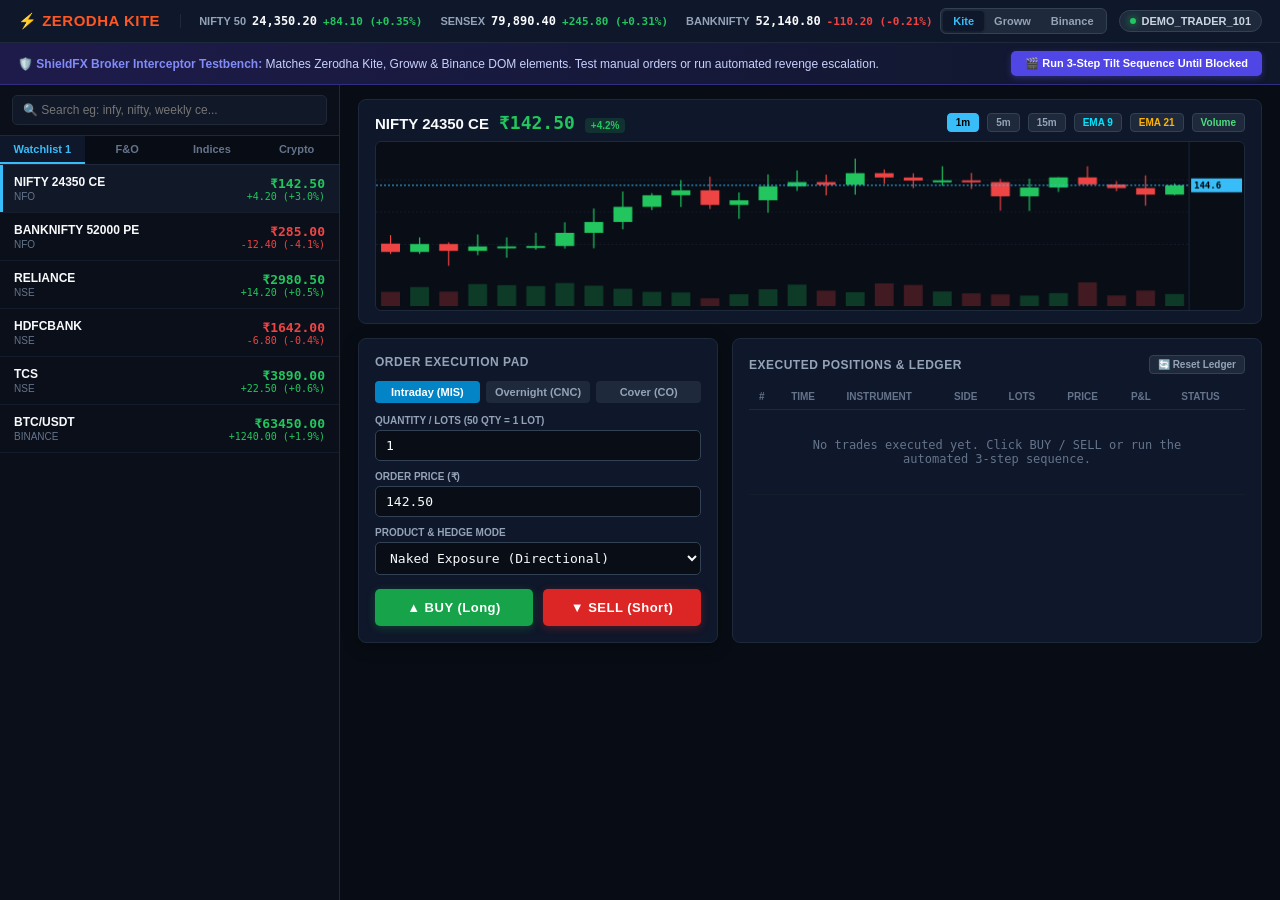
<file: frontend/broker_demo.html>
<!DOCTYPE html>
<html lang="en">
<head>
<meta charset="UTF-8">
<meta name="viewport" content="width=device-width, initial-scale=1.0">
<title>Broker Terminal Mock (Zerodha Kite / Groww / Binance) — ShieldFX Testbench</title>
<style>
  * { box-sizing: border-box; margin: 0; padding: 0; }
  body {
    background: #080c14;
    color: #e2e8f0;
    font-family: -apple-system, BlinkMacSystemFont, "Segoe UI", Roboto, Helvetica, Arial, sans-serif;
    font-size: 13px;
    height: 100vh;
    overflow: hidden;
    display: flex;
    flex-direction: column;
  }

  /* ─── TOP NAVIGATION & INDICES BAR ─────────────────────────────────────── */
  .navbar {
    background: #0f172a;
    border-bottom: 1px solid #1e293b;
    padding: 8px 18px;
    display: flex;
    justify-content: space-between;
    align-items: center;
    flex-shrink: 0;
    z-index: 10;
  }
  .nav-left { display: flex; align-items: center; gap: 20px; }
  
  .broker-brand {
    display: flex;
    align-items: center;
    gap: 8px;
    font-size: 15px;
    font-weight: 800;
    letter-spacing: 0.5px;
    color: #ff5722;
  }
  .broker-brand.groww { color: #00d09c; }
  .broker-brand.binance { color: #f0b90b; }

  .indices-strip {
    display: flex;
    align-items: center;
    gap: 18px;
    border-left: 1px solid #1e293b;
    padding-left: 18px;
  }
  .index-item { display: flex; align-items: baseline; gap: 6px; font-size: 12px; }
  .index-name { color: #94a3b8; font-weight: 600; font-size: 11px; }
  .index-val { font-family: monospace; font-weight: 700; color: #f8fafc; }
  .index-chg { font-size: 11px; font-weight: 600; font-family: monospace; }
  .pos { color: #22c55e; }
  .neg { color: #ef4444; }

  .nav-right { display: flex; align-items: center; gap: 12px; }
  .broker-selector {
    display: flex;
    background: #1e293b;
    border-radius: 6px;
    padding: 2px;
    border: 1px solid #334155;
  }
  .broker-tab-btn {
    background: transparent;
    border: none;
    color: #94a3b8;
    padding: 4px 10px;
    font-size: 11px;
    font-weight: 700;
    border-radius: 4px;
    cursor: pointer;
    transition: all 0.2s;
  }
  .broker-tab-btn.active {
    background: #0f172a;
    color: #38bdf8;
    box-shadow: 0 1px 3px rgba(0,0,0,0.4);
  }

  .user-badge {
    display: flex;
    align-items: center;
    gap: 6px;
    background: #1e293b;
    border: 1px solid #334155;
    padding: 4px 10px;
    border-radius: 20px;
    font-size: 11px;
    font-weight: 600;
    color: #cbd5e1;
  }
  .pulse-dot {
    width: 6px;
    height: 6px;
    background: #22c55e;
    border-radius: 50%;
    box-shadow: 0 0 8px #22c55e;
  }

  /* ─── BANNER / EXTENSION TEST GUIDE ────────────────────────────────────── */
  .guide-banner {
    background: linear-gradient(90deg, #1e1b4b 0%, #0f172a 100%);
    border-bottom: 1px solid #312e81;
    padding: 8px 18px;
    display: flex;
    justify-content: space-between;
    align-items: center;
    font-size: 12px;
    color: #c7d2fe;
    flex-shrink: 0;
  }
  .guide-banner strong { color: #818cf8; }
  .btn-demo-seq {
    background: #4f46e5;
    color: #fff;
    border: none;
    padding: 6px 14px;
    border-radius: 5px;
    font-weight: 700;
    cursor: pointer;
    font-size: 11px;
    display: flex;
    align-items: center;
    gap: 6px;
    transition: background 0.15s;
    box-shadow: 0 2px 6px rgba(79, 70, 229, 0.4);
  }
  .btn-demo-seq:hover { background: #4338ca; }

  /* ─── MAIN WORKSPACE GRID ──────────────────────────────────────────────── */
  .workspace {
    display: grid;
    grid-template-columns: 340px 1fr;
    height: 100%;
    overflow: hidden;
  }

  /* ─── LEFT: WATCHLIST ──────────────────────────────────────────────────── */
  .watchlist-panel {
    background: #0b0f19;
    border-right: 1px solid #1e293b;
    display: flex;
    flex-direction: column;
    height: 100%;
  }
  .search-box-wrap {
    padding: 10px 12px;
    border-bottom: 1px solid #1e293b;
  }
  .search-box {
    width: 100%;
    background: #111827;
    border: 1px solid #1f2937;
    color: #f1f5f9;
    padding: 7px 10px;
    border-radius: 5px;
    font-size: 12px;
    outline: none;
  }
  .search-box:focus { border-color: #38bdf8; }

  .watchlist-tabs {
    display: flex;
    border-bottom: 1px solid #1e293b;
    background: #080c14;
  }
  .wl-tab {
    flex: 1;
    text-align: center;
    padding: 7px 0;
    font-size: 11px;
    font-weight: 700;
    color: #64748b;
    cursor: pointer;
    border-bottom: 2px solid transparent;
  }
  .wl-tab.active {
    color: #38bdf8;
    border-bottom-color: #38bdf8;
    background: #0f172a;
  }

  .watchlist-items {
    flex: 1;
    overflow-y: auto;
  }
  .wl-item {
    padding: 10px 14px;
    border-bottom: 1px solid #151d2c;
    display: flex;
    justify-content: space-between;
    align-items: center;
    cursor: pointer;
    position: relative;
    transition: background 0.15s;
  }
  .wl-item:hover, .wl-item.selected {
    background: #111827;
  }
  .wl-item.selected::before {
    content: '';
    position: absolute;
    left: 0;
    top: 0;
    bottom: 0;
    width: 3px;
    background: #38bdf8;
  }
  .wl-sym-title { font-weight: 700; color: #f8fafc; font-size: 12px; }
  .wl-sym-sub { font-size: 10px; color: #64748b; margin-top: 2px; }
  .wl-price-col { text-align: right; }
  .wl-ltp { font-family: monospace; font-weight: 700; font-size: 13px; }
  .wl-chg { font-size: 10px; font-family: monospace; }

  .wl-actions {
    display: none;
    position: absolute;
    right: 12px;
    top: 50%;
    transform: translateY(-50%);
    gap: 4px;
    background: #111827;
    padding: 2px;
  }
  .wl-item:hover .wl-actions { display: flex; }
  .wl-btn-mini {
    padding: 3px 6px;
    border-radius: 3px;
    font-size: 10px;
    font-weight: 800;
    border: none;
    cursor: pointer;
  }
  .wl-buy { background: #22c55e; color: #000; }
  .wl-sell { background: #ef4444; color: #fff; }

  /* ─── RIGHT: TRADING & CHART DASHBOARD ─────────────────────────────────── */
  .trading-workspace {
    display: flex;
    flex-direction: column;
    height: 100%;
    overflow-y: auto;
    background: #080c14;
    padding: 14px 18px;
    gap: 14px;
  }

  /* ─── TOP CHART PANEL ──────────────────────────────────────────────────── */
  .chart-card {
    background: #0f172a;
    border: 1px solid #1e293b;
    border-radius: 8px;
    padding: 12px 16px;
  }
  .chart-header {
    display: flex;
    justify-content: space-between;
    align-items: center;
    margin-bottom: 8px;
  }
  .chart-title-area {
    display: flex;
    align-items: baseline;
    gap: 10px;
  }
  .chart-instrument-title {
    font-size: 15px;
    font-weight: 800;
    color: #f8fafc;
  }
  .chart-live-ltp {
    font-size: 18px;
    font-weight: 800;
    font-family: monospace;
    color: #22c55e;
  }
  .chart-chg-badge {
    background: rgba(34, 197, 94, 0.15);
    color: #22c55e;
    padding: 2px 6px;
    border-radius: 4px;
    font-size: 10px;
    font-weight: 700;
  }

  .chart-controls {
    display: flex;
    align-items: center;
    gap: 8px;
  }
  .chart-pill {
    background: #1e293b;
    border: 1px solid #334155;
    color: #94a3b8;
    padding: 3px 8px;
    border-radius: 4px;
    font-size: 10px;
    font-weight: 700;
  }
  .chart-pill.active { background: #38bdf8; color: #000; border-color: #38bdf8; }

  #brokerChartCanvas {
    width: 100%;
    height: 170px;
    background: #080d16;
    border: 1px solid #1e293b;
    border-radius: 6px;
    display: block;
  }

  /* ─── BOTTOM SPLIT: ORDER PAD & POSITIONS ──────────────────────────────── */
  .bottom-split {
    display: grid;
    grid-template-columns: 360px 1fr;
    gap: 14px;
  }

  /* Order Window (Kite Style) */
  .order-window {
    background: #0f172a;
    border: 1px solid #1e293b;
    border-radius: 8px;
    padding: 16px;
    box-shadow: 0 4px 16px rgba(0,0,0,0.3);
  }
  .order-window h3 {
    font-size: 12px;
    text-transform: uppercase;
    letter-spacing: 0.5px;
    color: #94a3b8;
    margin-bottom: 12px;
  }
  .order-type-tabs {
    display: flex;
    gap: 6px;
    margin-bottom: 12px;
  }
  .ot-tab {
    flex: 1;
    text-align: center;
    padding: 5px;
    border-radius: 4px;
    font-size: 11px;
    font-weight: 700;
    background: #1e293b;
    color: #94a3b8;
    cursor: pointer;
  }
  .ot-tab.active {
    background: #0284c7;
    color: #fff;
  }

  .form-group { margin-bottom: 10px; }
  .form-group label { display: block; font-size: 10px; color: #94a3b8; margin-bottom: 4px; font-weight: 600; text-transform: uppercase; }
  .form-group input, .form-group select {
    width: 100%;
    background: #080d16;
    border: 1px solid #334155;
    color: #f8fafc;
    padding: 7px 10px;
    border-radius: 5px;
    font-size: 13px;
    font-family: monospace;
    outline: none;
  }
  .form-group input:focus, .form-group select:focus { border-color: #38bdf8; }

  .order-actions {
    display: grid;
    grid-template-columns: 1fr 1fr;
    gap: 10px;
    margin-top: 14px;
  }
  .btn-buy, .btn-sell {
    padding: 11px;
    border: none;
    border-radius: 5px;
    font-size: 13px;
    font-weight: 800;
    cursor: pointer;
    letter-spacing: 0.5px;
    transition: all 0.15s;
  }
  .btn-buy { background: #16a34a; color: #fff; box-shadow: 0 2px 8px rgba(22, 163, 74, 0.3); }
  .btn-sell { background: #dc2626; color: #fff; box-shadow: 0 2px 8px rgba(220, 38, 38, 0.3); }
  .btn-buy:hover { background: #15803d; }
  .btn-sell:hover { background: #b91c1c; }

  /* Positions / Execution Ledger */
  .ledger-card {
    background: #0f172a;
    border: 1px solid #1e293b;
    border-radius: 8px;
    padding: 16px;
    display: flex;
    flex-direction: column;
  }
  .ledger-header {
    display: flex;
    justify-content: space-between;
    align-items: center;
    margin-bottom: 10px;
  }
  .ledger-header h3 {
    font-size: 12px;
    text-transform: uppercase;
    color: #94a3b8;
    letter-spacing: 0.5px;
  }
  .btn-clear-ledger {
    background: #1e293b;
    border: 1px solid #334155;
    color: #94a3b8;
    padding: 3px 8px;
    border-radius: 4px;
    font-size: 10px;
    font-weight: 700;
    cursor: pointer;
  }
  .btn-clear-ledger:hover { background: #334155; color: #f1f5f9; }

  .table-wrap {
    flex: 1;
    overflow-y: auto;
    max-height: 220px;
  }
  table { width: 100%; border-collapse: collapse; font-size: 12px; }
  th { text-align: left; padding: 7px 10px; color: #64748b; border-bottom: 1px solid #1e293b; font-size: 10px; text-transform: uppercase; font-weight: 700; }
  td { padding: 8px 10px; border-bottom: 1px solid #151d2c; font-family: monospace; }
  .row-blocked { background: rgba(239, 68, 68, 0.12); border-left: 3px solid #ef4444; }

  /* Demo Step Status Box */
  #demoStatusBox {
    background: #1e1b4b;
    border: 1px solid #6366f1;
    border-radius: 6px;
    padding: 10px 14px;
    margin-bottom: 12px;
    display: none;
    font-size: 11px;
    line-height: 1.5;
    color: #c7d2fe;
    animation: fadeIn 0.3s ease;
  }
  @keyframes fadeIn { from { opacity: 0; } to { opacity: 1; } }

  /* Standalone ShieldFX Intercept Modal */
  #shieldfx-mock-overlay {
    position: fixed;
    inset: 0;
    background: rgba(0, 0, 0, 0.85);
    backdrop-filter: blur(4px);
    display: none;
    align-items: center;
    justify-content: center;
    z-index: 99999;
  }
  .shieldfx-modal {
    width: 440px;
    padding: 28px;
    text-align: center;
    border-radius: 14px;
    background: #0f172a;
    border: 2px solid #ef4444;
    box-shadow: 0 0 45px rgba(239, 68, 68, 0.4);
  }
  .shieldfx-modal h2 { color: #ef4444; font-size: 17px; margin-bottom: 8px; font-weight: 800; }
  .shieldfx-modal p { color: #cbd5e1; margin: 6px 0; font-size: 12px; line-height: 1.5; }
  #shieldfx-countdown { font-size: 42px; font-weight: 900; margin: 14px 0; color: #f87171; font-family: monospace; }
</style>
</head>
<body>

  <!-- Top Navbar -->
  <div class="navbar">
    <div class="nav-left">
      <div class="broker-brand" id="brokerLogo">⚡ ZERODHA KITE</div>
      <div class="indices-strip">
        <div class="index-item">
          <span class="index-name">NIFTY 50</span>
          <span class="index-val" id="topNiftyVal">24,350.20</span>
          <span class="index-chg pos" id="topNiftyChg">+84.10 (+0.35%)</span>
        </div>
        <div class="index-item">
          <span class="index-name">SENSEX</span>
          <span class="index-val">79,890.40</span>
          <span class="index-chg pos">+245.80 (+0.31%)</span>
        </div>
        <div class="index-item">
          <span class="index-name">BANKNIFTY</span>
          <span class="index-val">52,140.80</span>
          <span class="index-chg neg">-110.20 (-0.21%)</span>
        </div>
      </div>
    </div>

    <div class="nav-right">
      <div class="broker-selector">
        <button class="broker-tab-btn active" onclick="switchBrokerMode('zerodha')">Kite</button>
        <button class="broker-tab-btn" onclick="switchBrokerMode('groww')">Groww</button>
        <button class="broker-tab-btn" onclick="switchBrokerMode('binance')">Binance</button>
      </div>
      <div class="user-badge">
        <div class="pulse-dot"></div>
        <span>DEMO_TRADER_101</span>
      </div>
    </div>
  </div>

  <!-- ShieldFX Guide Banner -->
  <div class="guide-banner">
    <div>
      🛡️ <strong>ShieldFX Broker Interceptor Testbench:</strong> Matches Zerodha Kite, Groww &amp; Binance DOM elements. Test manual orders or run automated revenge escalation.
    </div>
    <button class="btn-demo-seq" id="btnRunFullSequence">
      🎬 Run 3-Step Tilt Sequence Until Blocked
    </button>
  </div>

  <!-- Workspace Grid -->
  <div class="workspace">

    <!-- Watchlist -->
    <div class="watchlist-panel">
      <div class="search-box-wrap">
        <input type="text" class="search-box" placeholder="🔍 Search eg: infy, nifty, weekly ce..." />
      </div>
      <div class="watchlist-tabs">
        <div class="wl-tab active">Watchlist 1</div>
        <div class="wl-tab">F&amp;O</div>
        <div class="wl-tab">Indices</div>
        <div class="wl-tab">Crypto</div>
      </div>
      <div class="watchlist-items" id="watchlistContainer">
        <!-- Injected via JS -->
      </div>
    </div>

    <!-- Trading & Chart Dashboard -->
    <div class="trading-workspace">

      <!-- Live Candlestick & Volume Chart -->
      <div class="chart-card">
        <div class="chart-header">
          <div class="chart-title-area">
            <span class="chart-instrument-title" id="activeSymbolTitle">NIFTY 24350 CE</span>
            <span class="chart-live-ltp" id="activeSymbolLtp">₹142.50</span>
            <span class="chart-chg-badge" id="activeSymbolChg">+4.2%</span>
          </div>
          <div class="chart-controls">
            <span class="chart-pill active">1m</span>
            <span class="chart-pill">5m</span>
            <span class="chart-pill">15m</span>
            <span class="chart-pill" style="color:#00e5ff">EMA 9</span>
            <span class="chart-pill" style="color:#ffb300">EMA 21</span>
            <span class="chart-pill" style="color:#4ade80">Volume</span>
          </div>
        </div>
        <canvas id="brokerChartCanvas"></canvas>
      </div>

      <!-- Bottom Split: Order Window & Ledger -->
      <div class="bottom-split">

        <!-- Order Window (Kite / Groww / Binance compatible) -->
        <div class="order-window">
          <div id="demoStatusBox"></div>

          <h3>Order Execution Pad</h3>
          <div class="order-type-tabs">
            <div class="ot-tab active" onclick="setOrderTab('MIS')">Intraday (MIS)</div>
            <div class="ot-tab" onclick="setOrderTab('CNC')">Overnight (CNC)</div>
            <div class="ot-tab" onclick="setOrderTab('COVER')">Cover (CO)</div>
          </div>

          <div class="form-group">
            <label>Quantity / Lots (50 Qty = 1 Lot)</label>
            <input type="number" id="orderQty" value="1" min="1" data-balloon="Quantity" label="Qty." />
          </div>

          <div class="form-group">
            <label>Order Price (₹)</label>
            <input type="number" id="orderPrice" value="142.50" step="0.05" />
          </div>

          <div class="form-group">
            <label>Product &amp; Hedge Mode</label>
            <select id="brokerHedgeSelect">
              <option value="naked">Naked Exposure (Directional)</option>
              <option value="spread">Hedged Spread</option>
            </select>
          </div>

          <div class="order-actions">
            <button class="btn-buy" id="brokerBuyBtn">▲ BUY (Long)</button>
            <button class="btn-sell" id="brokerSellBtn">▼ SELL (Short)</button>
          </div>
        </div>

        <!-- Ledger & Positions -->
        <div class="ledger-card">
          <div class="ledger-header">
            <h3>Executed Positions &amp; Ledger</h3>
            <button class="btn-clear-ledger" onclick="clearLedger()">🔄 Reset Ledger</button>
          </div>
          <div class="table-wrap">
            <table>
              <thead>
                <tr>
                  <th>#</th>
                  <th>Time</th>
                  <th>Instrument</th>
                  <th>Side</th>
                  <th>Lots</th>
                  <th>Price</th>
                  <th>P&amp;L</th>
                  <th>Status</th>
                </tr>
              </thead>
              <tbody id="positionsTableBody">
                <tr>
                  <td colspan="8" style="text-align:center; color:#64748b; padding:28px;">
                    No trades executed yet. Click BUY / SELL or run the automated 3-step sequence.
                  </td>
                </tr>
              </tbody>
            </table>
          </div>
        </div>

      </div>

    </div>

  </div>

  <!-- Standalone Cooldown Modal (Fall-through if extension is not injected) -->
  <div id="shieldfx-mock-overlay">
    <div class="shieldfx-modal">
      <h2>🚨 REVENGE TRADE INTERCEPTED</h2>
      <p>ShieldFX ML Guard flagged abnormal position escalation following consecutive drawdowns.</p>
      <div id="shieldfx-mock-reasons" style="color: #fca5a5; font-size: 11px; margin: 12px 0; text-align: left; background: #1e293b; padding: 10px 14px; border-radius: 6px; line-height: 1.6;">
        • Rapid turnaround: &lt; 3.0s after loss<br/>
        • Lot size escalated by 2.0x<br/>
        • Loss streak count: 2
      </div>
      <p>Broker order execution is temporarily locked.</p>
      <div id="shieldfx-countdown">01:00</div>
      <p>Take a 60-second cooldown to protect trading capital.</p>
    </div>
  </div>

<script>
  // ─── WATCHLIST DATA ──────────────────────────────────────────────────────────
  const watchlist = [
    { sym: 'NIFTY 24350 CE', exch: 'NFO', price: 142.50, chg: '+4.20 (+3.0%)', isPos: true },
    { sym: 'BANKNIFTY 52000 PE', exch: 'NFO', price: 285.00, chg: '-12.40 (-4.1%)', isPos: false },
    { sym: 'RELIANCE', exch: 'NSE', price: 2980.50, chg: '+14.20 (+0.5%)', isPos: true },
    { sym: 'HDFCBANK', exch: 'NSE', price: 1642.00, chg: '-6.80 (-0.4%)', isPos: false },
    { sym: 'TCS', exch: 'NSE', price: 3890.00, chg: '+22.50 (+0.6%)', isPos: true },
    { sym: 'BTC/USDT', exch: 'BINANCE', price: 63450.00, chg: '+1240.00 (+1.9%)', isPos: true }
  ];

  let activeSym = watchlist[0];
  let tradeCount = 0;
  let executedTrades = [];
  let lossStreak = 0;
  let lastTradeTime = null;
  let lastLotSize = 1;

  function renderWatchlist() {
    const container = document.getElementById('watchlistContainer');
    container.innerHTML = '';
    watchlist.forEach(item => {
      const isSel = item.sym === activeSym.sym;
      const div = document.createElement('div');
      div.className = `wl-item ${isSel ? 'selected' : ''}`;
      div.onclick = () => selectSymbol(item);
      div.innerHTML = `
        <div>
          <div class="wl-sym-title">${item.sym}</div>
          <div class="wl-sym-sub">${item.exch}</div>
        </div>
        <div class="wl-price-col">
          <div class="wl-ltp ${item.isPos ? 'pos' : 'neg'}">₹${item.price.toFixed(2)}</div>
          <div class="wl-chg ${item.isPos ? 'pos' : 'neg'}">${item.chg}</div>
        </div>
        <div class="wl-actions">
          <button class="wl-btn-mini wl-buy" onclick="event.stopPropagation(); quickOrder('${item.sym}', 'BUY')">B</button>
          <button class="wl-btn-mini wl-sell" onclick="event.stopPropagation(); quickOrder('${item.sym}', 'SELL')">S</button>
        </div>
      `;
      container.appendChild(div);
    });
  }

  function selectSymbol(item) {
    activeSym = item;
    document.getElementById('activeSymbolTitle').textContent = item.sym;
    document.getElementById('activeSymbolLtp').textContent = `₹${item.price.toFixed(2)}`;
    document.getElementById('orderPrice').value = item.price.toFixed(2);
    renderWatchlist();
    initChart();
  }

  function quickOrder(sym, side) {
    const target = watchlist.find(w => w.sym === sym);
    if (target) selectSymbol(target);
    if (side === 'BUY') document.getElementById('brokerBuyBtn').click();
    else document.getElementById('brokerSellBtn').click();
  }

  // ─── BROKER MODE SWITCHER ───────────────────────────────────────────────────
  function switchBrokerMode(mode) {
    document.querySelectorAll('.broker-tab-btn').forEach(b => b.classList.remove('active'));
    const logo = document.getElementById('brokerLogo');
    if (mode === 'zerodha') {
      logo.className = 'broker-brand';
      logo.textContent = '⚡ ZERODHA KITE';
    } else if (mode === 'groww') {
      logo.className = 'broker-brand groww';
      logo.textContent = '🌱 GROWW PRO';
    } else if (mode === 'binance') {
      logo.className = 'broker-brand binance';
      logo.textContent = '🟡 BINANCE FUTURES';
    }
    const clickedBtn = Array.from(document.querySelectorAll('.broker-tab-btn')).find(b => b.textContent.toLowerCase().includes(mode.slice(0,3)));
    if (clickedBtn) clickedBtn.classList.add('active');
  }

  function setOrderTab(tab) {
    document.querySelectorAll('.ot-tab').forEach(t => t.classList.remove('active'));
    const active = Array.from(document.querySelectorAll('.ot-tab')).find(t => t.textContent.includes(tab));
    if (active) active.classList.add('active');
  }

  // ─── LIVE CANDLESTICK CHART ─────────────────────────────────────────────────
  let candles = [];
  function initChart() {
    candles = [];
    let base = activeSym.price;
    for (let i = 0; i < 28; i++) {
      const move = (Math.random() - 0.48) * (base * 0.008);
      const open = base;
      const close = base + move;
      const high = Math.max(open, close) + Math.random() * (base * 0.004);
      const low = Math.min(open, close) - Math.random() * (base * 0.004);
      const volume = Math.floor(Math.random() * 5000) + 2000;
      candles.push({ open, high, low, close, volume });
      base = close;
    }
    drawChart();
  }

  function drawChart() {
    const canvas = document.getElementById('brokerChartCanvas');
    if (!canvas) return;
    const ctx = canvas.getContext('2d');

    const dpr = window.devicePixelRatio || 1;
    const displayWidth = canvas.parentElement.clientWidth - 32;
    const displayHeight = 170;

    canvas.width = displayWidth * dpr;
    canvas.height = displayHeight * dpr;
    canvas.style.width = displayWidth + 'px';
    canvas.style.height = displayHeight + 'px';
    ctx.scale(dpr, dpr);

    const w = displayWidth;
    const h = displayHeight;
    const rightGutter = 55;
    const chartW = w - rightGutter;
    const volH = 30;
    const priceH = h - volH - 10;

    ctx.clearRect(0, 0, w, h);
    if (candles.length === 0) return;

    let minP = Math.min(...candles.map(c => c.low));
    let maxP = Math.max(...candles.map(c => c.high));
    const pad = (maxP - minP) * 0.1 || 2;
    minP -= pad;
    maxP += pad;
    const range = (maxP - minP) || 1;

    // Grid
    ctx.strokeStyle = '#151d2c';
    ctx.lineWidth = 1;
    ctx.setLineDash([2, 2]);
    ctx.fillStyle = '#64748b';
    ctx.font = '9px monospace';

    for (let i = 1; i <= 3; i++) {
      const y = (priceH / 4) * i + 6;
      ctx.beginPath();
      ctx.moveTo(0, y);
      ctx.lineTo(chartW, y);
      ctx.stroke();

      const priceAtY = maxP - ((y - 6) / priceH) * range;
    }
    ctx.setLineDash([]);

    // Separator
    ctx.strokeStyle = '#1e293b';
    ctx.beginPath();
    ctx.moveTo(chartW, 0);
    ctx.lineTo(chartW, h);
    ctx.stroke();

    const slotW = chartW / candles.length;
    const bodyW = Math.max(slotW * 0.65, 3);
    const getY = (val) => 6 + priceH - ((val - minP) / range) * priceH;

    const maxVol = Math.max(...candles.map(c => c.volume));
    const volBase = h - 4;

    candles.forEach((c, i) => {
      const isBull = c.close >= c.open;
      const col = isBull ? '#22c55e' : '#ef4444';
      const x = i * slotW + slotW / 2;

      // Volume bar
      const barH = (c.volume / maxVol) * (volH - 6);
      ctx.fillStyle = isBull ? 'rgba(34, 197, 94, 0.25)' : 'rgba(239, 68, 68, 0.25)';
      ctx.fillRect(x - bodyW / 2, volBase - barH, bodyW, barH);

      // Candlestick Wick
      ctx.strokeStyle = col;
      ctx.lineWidth = 1.2;
      ctx.beginPath();
      ctx.moveTo(x, getY(c.high));
      ctx.lineTo(x, getY(c.low));
      ctx.stroke();

      // Candlestick Body
      const top = Math.min(getY(c.open), getY(c.close));
      const bh = Math.max(Math.abs(getY(c.close) - getY(c.open)), 2);
      ctx.fillStyle = col;
      ctx.fillRect(x - bodyW / 2, top, bodyW, bh);
    });

    // Real-Time LTP Line
    const curP = candles[candles.length - 1].close;
    const curY = getY(curP);
    ctx.strokeStyle = '#38bdf8';
    ctx.lineWidth = 1;
    ctx.setLineDash([2, 2]);
    ctx.beginPath();
    ctx.moveTo(0, curY);
    ctx.lineTo(chartW, curY);
    ctx.stroke();
    ctx.setLineDash([]);

    ctx.fillStyle = '#38bdf8';
    ctx.fillRect(chartW + 2, curY - 7, rightGutter - 4, 14);
    ctx.fillStyle = '#000';
    ctx.font = 'bold 9px monospace';
    ctx.fillText(curP.toFixed(1), chartW + 5, curY + 3);
  }

  
    // ─── ORDER EXECUTION & SHIELDFX INTERCEPTION ────────────────────────────────
  let cooldownActive = false;
  let cooldownTimer = null;

  function triggerStandaloneBlock(customRemaining = null) {
    cooldownActive = true;
    const overlay = document.getElementById("shieldfx-mock-overlay");
    const countEl = document.getElementById("shieldfx-countdown");
    overlay.style.display = "flex";

    const duration = customRemaining !== null ? customRemaining : 60;
    const unlockAt = Date.now() + (duration * 1000);

    // 🔒 Save unlock timestamp to localStorage
    localStorage.setItem("broker_demo_cooldown_until", unlockAt.toString());

    function updateCountdown() {
      const savedUntil = parseInt(localStorage.getItem("broker_demo_cooldown_until") || "0", 10);
      const rem = Math.max(0, Math.ceil((savedUntil - Date.now()) / 1000));

      const m = String(Math.floor(rem / 60)).padStart(2, "0");
      const s = String(rem % 60).padStart(2, "0");
      countEl.textContent = `${m}:${s}`;

      if (rem <= 0) {
        clearInterval(cooldownTimer);
        cooldownActive = false;
        overlay.style.display = "none";
        localStorage.removeItem("broker_demo_cooldown_until");
        console.log("✅ Cooldown complete — trading unlocked");
      }
    }

    if (cooldownTimer) clearInterval(cooldownTimer);
    updateCountdown();
    cooldownTimer = setInterval(updateCountdown, 1000);
  }

  

  function recordOrder(dir) {
    if (cooldownActive) {
      console.warn("⏳ ShieldFX Cooldown Active — Order Blocked.");
      return;
    }

    const now = Date.now();
    const qty = parseInt(document.getElementById("orderQty").value) || 1;
    const price = parseFloat(document.getElementById("orderPrice").value) || activeSym.price;
    const timeDelta = lastTradeTime ? ((now - lastTradeTime) / 1000).toFixed(1) : 300;
    const multiplier = (qty / lastLotSize).toFixed(1);

    // Demo-only fallback check (used only when ShieldFX extension is not running)


    tradeCount++;
    const tbody = document.getElementById("positionsTableBody");
    if (tradeCount === 1) tbody.innerHTML = "";

    if (isRevenge) {
      // Hard block row
      const tr = document.createElement("tr");
      tr.className = "row-blocked";
      tr.innerHTML = `
        <td>${tradeCount}</td>
        <td>${new Date().toTimeString().slice(0,8)}</td>
        <td><strong style="color:#ef4444">${activeSym.sym}</strong></td>
        <td style="color:${dir==='BUY'?'#22c55e':'#ef4444'};font-weight:700;">${dir}</td>
        <td>${qty} Lots</td>
        <td>₹${price.toFixed(2)}</td>
        <td style="color:#ef4444;font-weight:700;">₹0.00 (Protected)</td>
        <td style="color:#ef4444;font-weight:800;">🚨 BLOCKED BY ML</td>
      `;
      tbody.prepend(tr);
      triggerStandaloneBlock();
      return;
    }

    // Normal trade execution
    lossStreak++;
    lastTradeTime = now;
    lastLotSize = qty;

    const tr = document.createElement("tr");
    tr.innerHTML = `
      <td>${tradeCount}</td>
      <td>${new Date().toTimeString().slice(0,8)}</td>
      <td><strong>${activeSym.sym}</strong></td>
      <td style="color:${dir==='BUY'?'#22c55e':'#ef4444'};font-weight:700;">${dir}</td>
      <td>${qty} Lots</td>
      <td>₹${price.toFixed(2)}</td>
      <td style="color:#ef4444; font-weight:700;">-₹${(qty * 450).toFixed(2)}</td>
      <td style="color:#22c55e; font-weight:700;">FILLED</td>
    `;
    tbody.prepend(tr);
  }

  function clearLedger() {
    tradeCount = 0;
    lossStreak = 0;
    lastTradeTime = null;
    lastLotSize = 1;
    // Clear persistent cooldown on reset
    if (cooldownActive) {
      if (cooldownTimer) clearInterval(cooldownTimer);
      cooldownActive = false;
      document.getElementById("shieldfx-mock-overlay").style.display = "none";
    }
    localStorage.removeItem("broker_demo_cooldown_until");

    document.getElementById("positionsTableBody").innerHTML = `
      <tr>
        <td colspan="8" style="text-align:center; color:#64748b; padding:28px;">
          Ledger reset. Click BUY / SELL or run the automated 3-step sequence.
        </td>
      </tr>
    `;
  }

  document.getElementById("brokerBuyBtn").addEventListener("click", () => recordOrder("BUY"));
  document.getElementById("brokerSellBtn").addEventListener("click", () => recordOrder("SELL"));

  // ─── 3-STEP AUTOMATED DEMO SEQUENCE ─────────────────────────────────────────
  const statusBox = document.getElementById("demoStatusBox");
  let demoTimer = null;

  function updateStatus(html) {
    statusBox.style.display = "block";
    statusBox.innerHTML = html;
  }

  document.getElementById("btnRunFullSequence").addEventListener("click", () => {
    if (demoTimer) clearTimeout(demoTimer);
    clearLedger();

    // Step 1: Standard 1 Lot Trade
    updateStatus("🎬 <strong>Step 1 of 3:</strong> Submitting baseline 1-Lot trade...");
    document.getElementById("orderQty").value = 1;
    document.getElementById("brokerBuyBtn").click();

    // Step 2: Rapid Turnaround 2 Lots
    demoTimer = setTimeout(() => {
      updateStatus("🎬 <strong>Step 2 of 3:</strong> Trader tilting after drawdown! Escalating to <strong>2 Lots (2.0x)</strong> in rapid turnaround (&lt;2.5s)...");
      document.getElementById("orderQty").value = 2;
      document.getElementById("brokerBuyBtn").click();

      // Step 3: Hard Revenge Trade 4 Lots within 1.8s
      demoTimer = setTimeout(() => {
        updateStatus("🎬 <strong>Step 3 of 3:</strong> Severe Tilt! Escalating to <strong>4 Lots (2.0x)</strong> in 1.8s &rarr; <em>Watch ShieldFX ML Guard intercept execution!</em>");
        document.getElementById("orderQty").value = 4;
        document.getElementById("brokerBuyBtn").click();
      }, 2000);

    }, 2500);
  });


   // ─── CHECK PERSISTED COOLDOWN ON PAGE LOAD ──────────────────────────────────
  function checkPersistedBrokerCooldown() {
    const savedUntil = parseInt(localStorage.getItem("broker_demo_cooldown_until") || "0", 10);
    if (savedUntil && Date.now() < savedUntil) {
      const remainingSecs = Math.ceil((savedUntil - Date.now()) / 1000);
      console.warn(`⏳ Resuming active broker cooldown: ${remainingSecs}s remaining`);
      triggerStandaloneBlock(remainingSecs);
    } else {
      localStorage.removeItem("broker_demo_cooldown_until");
    }
  }

  // ─── INIT ───────────────────────────────────────────────────────────────────
  renderWatchlist();
  initChart();
  window.addEventListener('resize', drawChart);
  // 🔒 Enforce cooldown on reload
  checkPersistedBrokerCooldown();
  
</script>

</body>
</html>
</file>
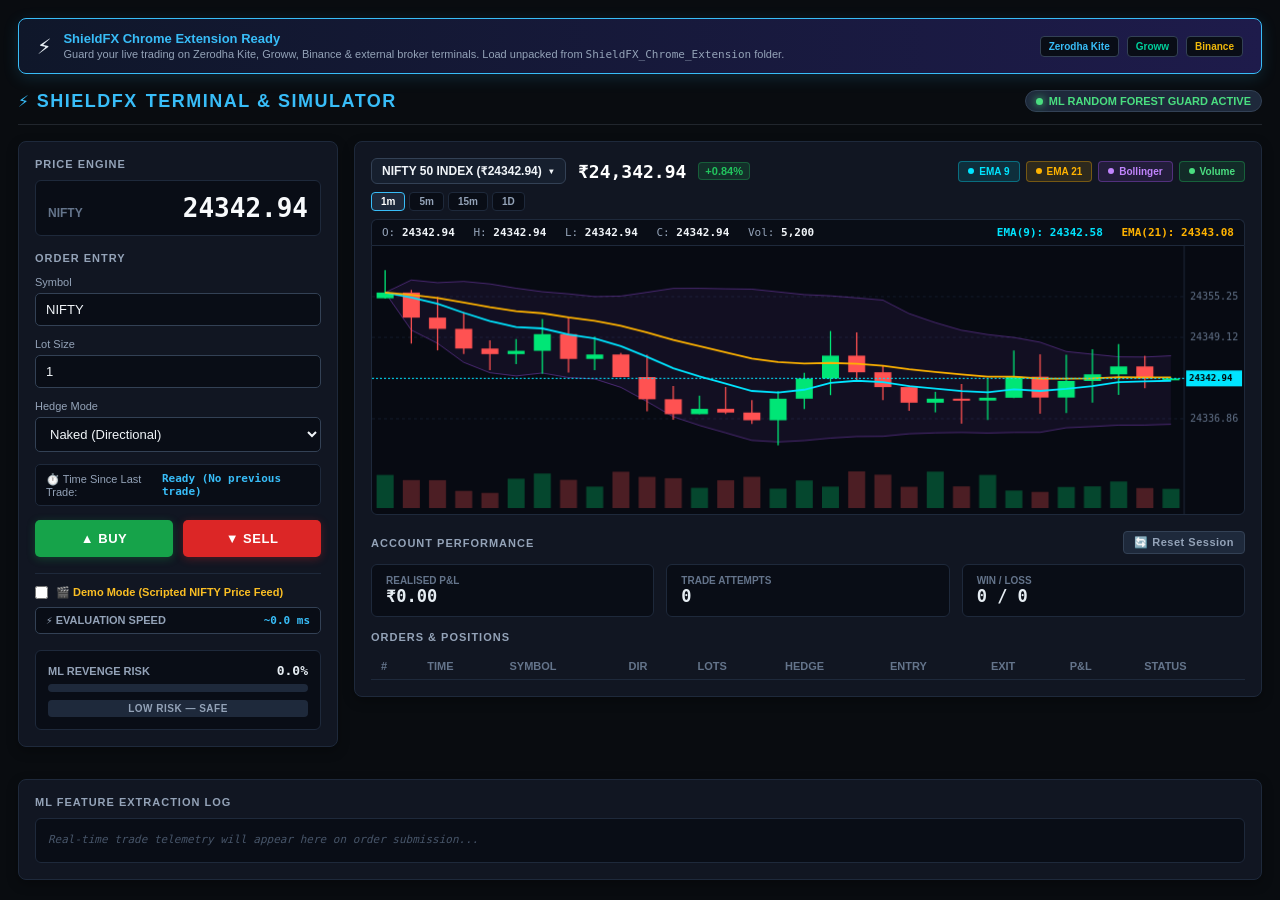
<file: frontend/shieldfx_simulator.html>
<!DOCTYPE html>
<html lang="en">
<head>
<meta charset="UTF-8" />
<meta name="viewport" content="width=device-width, initial-scale=1.0"/>
<title>ShieldFX — AI Behavioral Trading Copilot & Simulator</title>
<style>
  * { box-sizing: border-box; margin: 0; padding: 0; }
  body {
    background: #090c10;
    color: #e6edf3;
    font-family: -apple-system, BlinkMacSystemFont, 'Segoe UI', Roboto, Helvetica, monospace;
    font-size: 13px;
    min-height: 100vh;
    padding: 18px;
  }

  /* Extension Companion Banner */
  .ext-banner {
    background: linear-gradient(90deg, #0f172a 0%, #1e1b4b 100%);
    border: 1px solid #38bdf8;
    border-radius: 8px;
    padding: 12px 18px;
    margin-bottom: 16px;
    display: flex;
    justify-content: space-between;
    align-items: center;
    box-shadow: 0 4px 16px rgba(56, 189, 248, 0.15);
  }
  .ext-banner-left {
    display: flex;
    align-items: center;
    gap: 12px;
  }
  .ext-icon {
    font-size: 24px;
  }
  .ext-title {
    font-size: 13px;
    font-weight: 700;
    color: #38bdf8;
  }
  .ext-desc {
    font-size: 11px;
    color: #94a3b8;
    margin-top: 2px;
  }
  .ext-badges {
    display: flex;
    gap: 8px;
    align-items: center;
  }
  .ext-badge {
    background: #090d16;
    border: 1px solid #334155;
    padding: 4px 8px;
    border-radius: 4px;
    font-size: 10px;
    font-weight: 600;
  }
  .ext-badge.kite { color: #38bdf8; }
  .ext-badge.groww { color: #00d09c; }
  .ext-badge.binance { color: #f0b90b; }

  /* Header */
  .header {
    display: flex;
    justify-content: space-between;
    align-items: center;
    margin-bottom: 16px;
    padding-bottom: 12px;
    border-bottom: 1px solid #21262d;
  }
  .header h1 {
    font-size: 18px;
    font-weight: 700;
    color: #38bdf8;
    letter-spacing: 1.5px;
    display: flex;
    align-items: center;
    gap: 8px;
  }
  .status-badge {
    background: #1e293b;
    border: 1px solid #334155;
    color: #4ade80;
    padding: 4px 10px;
    border-radius: 20px;
    font-size: 11px;
    font-weight: 600;
    display: flex;
    align-items: center;
    gap: 6px;
  }
  .pulse-dot {
    width: 7px;
    height: 7px;
    background: #4ade80;
    border-radius: 50%;
    box-shadow: 0 0 8px #4ade80;
    animation: pulse 2s infinite;
  }
  @keyframes pulse {
    0%, 100% { opacity: 1; }
    50% { opacity: 0.4; }
  }

  /* Grid Layout */
  .grid {
    display: grid;
    grid-template-columns: 320px 1fr;
    gap: 16px;
  }
  .panel {
    background: #111622;
    border: 1px solid #1e293b;
    border-radius: 8px;
    padding: 16px;
    box-shadow: 0 4px 12px rgba(0,0,0,0.3);
  }
  h2 {
    font-size: 11px;
    color: #94a3b8;
    letter-spacing: 1px;
    margin-bottom: 10px;
    text-transform: uppercase;
    font-weight: 600;
  }

  /* Price Ticker */
  .ticker-box {
    background: #090d16;
    border: 1px solid #1e293b;
    border-radius: 6px;
    padding: 12px;
    margin-bottom: 16px;
  }
  .ticker-row { display: flex; justify-content: space-between; align-items: baseline; }
  .symbol-tag { color: #64748b; font-size: 12px; font-weight: bold; }
  .ltp { font-size: 26px; font-weight: 800; color: #f8fafc; font-family: monospace; }
  .ltp.up { color: #4ade80; }
  .ltp.down { color: #f87171; }

  /* Candlestick Canvas & Pro Chart UI */
  .chart-top-bar {
    display: flex;
    justify-content: space-between;
    align-items: center;
    margin-bottom: 8px;
    flex-wrap: wrap;
    gap: 8px;
  }
  .chart-title-group {
    display: flex;
    align-items: center;
    gap: 12px;
  }
  .chart-symbol-badge {
    background: #161f2e;
    border: 1px solid #334155;
    color: #f1f5f9;
    padding: 5px 10px;
    border-radius: 6px;
    font-size: 12px;
    font-weight: 700;
    display: flex;
    align-items: center;
    gap: 6px;
    cursor: pointer;
  }
  .chart-price-val {
    font-size: 18px;
    font-weight: 800;
    font-family: monospace;
    color: #fff;
  }
  .chart-chg-pill {
    background: rgba(34, 197, 94, 0.15);
    color: #22c55e;
    border: 1px solid rgba(34, 197, 94, 0.3);
    font-size: 11px;
    font-weight: 700;
    padding: 2px 6px;
    border-radius: 4px;
  }
  .indicator-pills {
    display: flex;
    align-items: center;
    gap: 6px;
  }
  .ind-pill {
    padding: 4px 9px;
    border-radius: 4px;
    font-size: 10px;
    font-weight: 700;
    cursor: pointer;
    border: 1px solid transparent;
    display: flex;
    align-items: center;
    gap: 5px;
    transition: all 0.15s;
    user-select: none;
  }
  .ind-pill.ema9 { background: rgba(0, 229, 255, 0.12); color: #00e5ff; border-color: rgba(0, 229, 255, 0.35); }
  .ind-pill.ema9.off { opacity: 0.35; background: #111827; color: #64748b; border-color: #1e293b; }
  .ind-pill.ema21 { background: rgba(255, 179, 0, 0.12); color: #ffb300; border-color: rgba(255, 179, 0, 0.35); }
  .ind-pill.ema21.off { opacity: 0.35; background: #111827; color: #64748b; border-color: #1e293b; }
  .ind-pill.bollinger { background: rgba(168, 85, 247, 0.12); color: #c084fc; border-color: rgba(168, 85, 247, 0.35); }
  .ind-pill.bollinger.off { opacity: 0.35; background: #111827; color: #64748b; border-color: #1e293b; }
  .ind-pill.volume { background: rgba(34, 197, 94, 0.12); color: #4ade80; border-color: rgba(34, 197, 94, 0.35); }
  .ind-pill.volume.off { opacity: 0.35; background: #111827; color: #64748b; border-color: #1e293b; }
  .ind-dot { width: 6px; height: 6px; border-radius: 50%; display: inline-block; }

  .timeframe-bar {
    display: flex;
    align-items: center;
    gap: 4px;
    margin-bottom: 8px;
  }
  .tf-tab {
    background: #090d16;
    border: 1px solid #1e293b;
    color: #94a3b8;
    padding: 3px 9px;
    border-radius: 4px;
    font-size: 10px;
    font-weight: 600;
    cursor: pointer;
  }
  .tf-tab.active {
    background: #1e293b;
    color: #fff;
    border-color: #38bdf8;
  }

  .chart-telemetry-strip {
    display: flex;
    justify-content: space-between;
    align-items: center;
    font-size: 11px;
    font-family: monospace;
    color: #94a3b8;
    background: #090d16;
    border: 1px solid #1e293b;
    border-bottom: none;
    padding: 6px 10px;
    border-radius: 6px 6px 0 0;
  }
  .telemetry-left span { margin-right: 12px; }
  .telemetry-left strong { color: #f1f5f9; }
  .telemetry-right span { margin-left: 12px; font-weight: bold; }

  #chartCanvas {
    width: 100%;
    height: 270px;
    background: #070a12;
    border: 1px solid #1e293b;
    border-radius: 0 0 6px 6px;
    margin-bottom: 16px;
    display: block;
    cursor: crosshair;
  }

  /* Form Controls */
  label { display: block; color: #94a3b8; font-size: 11px; margin-bottom: 5px; margin-top: 12px; font-weight: 500; }
  input, select {
    width: 100%;
    background: #090d16;
    border: 1px solid #334155;
    color: #f1f5f9;
    padding: 8px 10px;
    border-radius: 5px;
    font-size: 13px;
    outline: none;
    transition: border-color 0.2s;
  }
  input:focus, select:focus { border-color: #38bdf8; }

  /* ⏱️ Time Delta Live Box */
  .time-delta-box {
    display: flex;
    justify-content: space-between;
    align-items: center;
    background: #090d16;
    border: 1px solid #1e293b;
    padding: 7px 10px;
    border-radius: 5px;
    margin-top: 12px;
    font-size: 11px;
  }
  .time-delta-label { color: #94a3b8; font-weight: 500; }
  .time-delta-val { font-family: monospace; font-weight: 700; color: #38bdf8; }
  .time-delta-val.danger { color: #ef4444; }

  .btn-row { display: grid; grid-template-columns: 1fr 1fr; gap: 10px; margin-top: 14px; }
  button {
    padding: 11px;
    border: none;
    border-radius: 5px;
    font-size: 13px;
    font-weight: 700;
    cursor: pointer;
    letter-spacing: 0.5px;
    transition: all 0.15s ease;
  }
  button:disabled { opacity: 0.3; cursor: not-allowed; }
  #buyBtn  { background: #16a34a; color: #fff; box-shadow: 0 2px 8px rgba(22, 163, 74, 0.3); }
  #sellBtn { background: #dc2626; color: #fff; box-shadow: 0 2px 8px rgba(220, 38, 38, 0.3); }
  #buyBtn:not(:disabled):hover  { background: #15803d; }
  #sellBtn:not(:disabled):hover { background: #b91c1c; }

  /* Demo mode checkbox */
  .demo-row {
    margin-top: 16px;
    padding-top: 12px;
    border-top: 1px solid #1e293b;
  }
  .demo-check-wrap {
    display: flex;
    align-items: center;
    gap: 8px;
    cursor: pointer;
  }
  .demo-check-wrap input[type=checkbox] { width: auto; cursor: pointer; }
  .demo-check-wrap label { margin: 0; font-size: 11px; color: #fbbf24; font-weight: 700; cursor: pointer; }

  #demoProgressBanner {
    display: none;
    background: #1e1b4b;
    border: 1px solid #6366f1;
    color: #c7d2fe;
    padding: 8px 12px;
    border-radius: 6px;
    margin-top: 10px;
    font-size: 11px;
    line-height: 1.5;
    animation: fadeIn 0.3s ease;
  }
  @keyframes fadeIn { from { opacity: 0; } to { opacity: 1; } }

  /* Risk Meter */
  .risk-meter-box {
    margin-top: 16px;
    background: #090d16;
    border: 1px solid #1e293b;
    border-radius: 6px;
    padding: 12px;
  }
  .risk-meter-header {
    display: flex;
    justify-content: space-between;
    align-items: center;
    font-size: 11px;
    margin-bottom: 6px;
  }
  .risk-val { font-weight: bold; font-size: 13px; font-family: monospace; }
  .risk-progress-bg {
    width: 100%;
    height: 8px;
    background: #1e293b;
    border-radius: 4px;
    overflow: hidden;
  }
  .risk-progress-bar {
    height: 100%;
    width: 0%;
    background: #4ade80;
    transition: width 0.45s ease, background-color 0.45s ease; /* <-- new line */

  }
  .risk-tier-pill {
    margin-top: 8px;
    font-size: 10px;
    font-weight: 700;
    text-align: center;
    padding: 3px 6px;
    border-radius: 4px;
    display: block;
    background: #1e293b;
    color: #94a3b8;
    letter-spacing: 0.5px;
  }
  #shieldfx-reasons {
  line-height: 1.5;
  font-size: 0.95rem;
  margin-top: 8px;
}

      .latency-badge {
      display: flex;
      justify-content: space-between;
      align-items: center;
      background: #090d16;
      border: 1px solid #334155;
      padding: 6px 10px;
      border-radius: 5px;
      margin-top: 8px;
      font-size: 11px;
    }
    .latency-badge span { color: #94a3b8; font-weight: 600; }
    .latency-badge strong { color: #38bdf8; font-family: monospace; 
    }

  /* Advisory Toast */
  #advisoryToast {
    display: none;
    background: #422006;
    border: 1px solid #f59e0b;
    color: #fef3c7;
    padding: 10px 14px;
    border-radius: 6px;
    font-size: 12px;
    margin-bottom: 14px;
    animation: slideDown 0.3s ease;
  }
  @keyframes slideDown {
    from { opacity: 0; transform: translateY(-8px); }
    to { opacity: 1; transform: translateY(0); }
  }

  /* PnL Summary Cards & Reset Button */
  .section-header-flex {
    display: flex;
    justify-content: space-between;
    align-items: center;
    margin-bottom: 10px;
  }
  .btn-reset {
    background: #1e293b;
    border: 1px solid #334155;
    color: #94a3b8;
    padding: 4px 10px;
    border-radius: 4px;
    font-size: 11px;
    font-weight: 600;
    cursor: pointer;
    transition: all 0.2s ease;
  }
  .btn-reset:hover {
    background: #334155;
    color: #f1f5f9;
    border-color: #38bdf8;
  }

  .pnl-summary { display: grid; grid-template-columns: repeat(3, 1fr); gap: 12px; margin-bottom: 14px; }
  .pnl-box {
    background: #090d16;
    border: 1px solid #1e293b;
    border-radius: 6px;
    padding: 10px 14px;
  }
  .pnl-box span { display: block; font-size: 10px; color: #64748b; font-weight: 600; text-transform: uppercase; }
  .pnl-box strong { font-size: 17px; font-family: monospace; }

  /* Orders Table */
  table { width: 100%; border-collapse: collapse; font-size: 12px; }
  th { color: #64748b; font-weight: 600; text-align: left; padding: 7px 10px; border-bottom: 1px solid #1e293b; font-size: 11px; text-transform: uppercase; }
  td { padding: 8px 10px; border-bottom: 1px solid #161f30; }
  td.pos { color: #4ade80; font-weight: 600; }
  td.neg { color: #f87171; font-weight: 600; }
  td.pending { color: #fbbf24; font-style: italic; }
  .row-open { background: #131c2e; }
  .row-blocked { background: rgba(239, 68, 68, 0.12); border-left: 3px solid #ef4444; }

  /* Debug panel */
  .full-col { grid-column: 1 / -1; margin-top: 16px; }
  #debugPanel {
    background: #090d16;
    border: 1px solid #1e293b;
    border-radius: 6px;
    padding: 12px;
    max-height: 180px;
    overflow-y: auto;
    font-size: 11px;
    line-height: 1.7;
    font-family: monospace;
  }
  .debug-entry { border-bottom: 1px solid #161f30; padding: 6px 0; }
  .debug-entry:last-child { border-bottom: none; }
  .debug-key { color: #38bdf8; }
  .debug-val { color: #fbbf24; }
  .debug-head { color: #c084fc; font-weight: bold; }
  .debug-head.blocked { color: #ef4444; }

  /* Overlay Modal */
  #shieldfx-overlay {
    position: fixed;
    inset: 0;
    background: rgba(0, 0, 0, 0.85);
    backdrop-filter: blur(4px);
    display: none;
    align-items: center;
    justify-content: center;
    z-index: 9999;
  }
  .shieldfx-modal {
    width: 460px;
    padding: 32px;
    text-align: center;
    border-radius: 16px;
    background: #0f172a;
    border: 2px solid #ef4444;
    box-shadow: 0 0 50px rgba(239, 68, 68, 0.45);
  }
  .shieldfx-modal h2 { color: #ef4444; font-size: 18px; margin-bottom: 10px; font-weight: 800; }
  .shieldfx-modal p { color: #cbd5e1; margin: 6px 0; font-size: 12px; line-height: 1.5; }
  #shieldfx-countdown { font-size: 48px; font-weight: 900; margin: 16px 0; color: #f87171; font-family: monospace; text-shadow: 0 0 20px rgba(239, 68, 68, 0.4); }
</style>
</head>
<body>

<!-- EXTENSION COMPANION BANNER -->
<div class="ext-banner">
  <div class="ext-banner-left">
    <span class="ext-icon">⚡</span>
    <div>
      <div class="ext-title">ShieldFX Chrome Extension Ready</div>
      <div class="ext-desc">Guard your live trading on Zerodha Kite, Groww, Binance & external broker terminals. Load unpacked from <code>ShieldFX_Chrome_Extension</code> folder.</div>
    </div>
  </div>
  <div class="ext-badges">
    <span class="ext-badge kite">Zerodha Kite</span>
    <span class="ext-badge groww">Groww</span>
    <span class="ext-badge binance">Binance</span>
  </div>
</div>

<!-- HEADER -->
<div class="header">
  <h1>⚡ SHIELDFX <span>TERMINAL &amp; SIMULATOR</span></h1>
  <div class="status-badge">
    <div class="pulse-dot"></div> ML RANDOM FOREST GUARD ACTIVE
  </div>
</div>

<div class="grid">

  <!-- LEFT: Order Controls & Risk Meter -->
  <div>
    <div class="panel">
      <h2>Price Engine</h2>
      <div class="ticker-box">
        <div class="ticker-row">
          <span class="symbol-tag" id="symbolTag">NIFTY</span>
          <span class="ltp" id="ltpDisplay">---.--</span>
        </div>
      </div>

      <h2>Order Entry</h2>
      <label>Symbol</label>
      <input type="text" id="symbolInput" value="NIFTY" />

      <label>Lot Size</label>
      <input type="number" id="lotInput" value="1" min="1" />

      <label>Hedge Mode</label>
      <select id="hedgeSelect">
        <option value="naked">Naked (Directional)</option>
        <option value="spread">Spread (Hedged)</option>
      </select>

      <!-- ⏱️ Real-time Time Delta Telemetry Box -->
      <div class="time-delta-box">
        <span class="time-delta-label">⏱️ Time Since Last Trade:</span>
        <span class="time-delta-val" id="timeDeltaVal">Ready (No previous trade)</span>
      </div>

      <div class="btn-row">
        <button id="buyBtn" aria-label="Buy (long) order" title="Buy (long) order">▲ BUY</button>
        <button id="sellBtn" aria-label="Sell (short) order" title="Sell (short) order">▼ SELL</button>
      </div>

      <!-- DEMO MODE -->
      <div class="demo-row">
        <div class="demo-check-wrap">
          <input type="checkbox" id="demoMode" onchange="toggleDemoMode()" />
          <label for="demoMode">🎬 Demo Mode (Scripted NIFTY Price Feed)</label>
        </div>
        <div id="demoProgressBanner">
          🎬 <strong>Demo Mode Active:</strong> Scripted price feed enabled. Place trades manually.
        </div>
      </div>

      <!-- LIVE ML RISK METER -->
      <div class="latency-badge">
        <span>⚡ EVALUATION SPEED</span>
        <strong id="latencyDisplay">~0.0 ms</strong>
      </div>
      <div class="risk-meter-box">
        <div class="risk-meter-header">
          <span style="color:#94a3b8; font-weight:600">ML REVENGE RISK</span>
          <span class="risk-val" id="riskValueText">0.0%</span>
        </div>
        <div class="risk-progress-bg">
          <div class="risk-progress-bar" id="riskProgressBar"></div>
        </div>
        <span class="risk-tier-pill" id="riskTierPill">LOW RISK — SAFE</span>
      </div>
    </div>
  </div>

  <!-- RIGHT: Candlestick Chart & Trade Ledger -->
  <div>
    <div class="panel">
      <!-- ADVISORY BANNER (MEDIUM RISK) -->
      <div id="advisoryToast">
        <strong>⚠️ ShieldFX Advisory:</strong> <span id="advisoryText">Elevated risk detected.</span>
      </div>

      <!-- PRO LIVE CANDLESTICK CHART & INDICATORS -->
      <div class="chart-top-bar">
        <div class="chart-title-group">
          <div class="chart-symbol-badge">
            <span id="chartSymbolText">NIFTY 50 INDEX (₹24,350.00)</span> ▾
          </div>
          <div class="chart-price-val" id="chartHeaderLtp">₹24,350.00</div>
          <span class="chart-chg-pill" id="chartChgPill">+0.84%</span>
        </div>
        <div class="indicator-pills">
          <div class="ind-pill ema9" id="pillEMA9" onclick="toggleChartInd('ema9')"><span class="ind-dot" style="background:#00e5ff"></span> EMA 9</div>
          <div class="ind-pill ema21" id="pillEMA21" onclick="toggleChartInd('ema21')"><span class="ind-dot" style="background:#ffb300"></span> EMA 21</div>
          <div class="ind-pill bollinger" id="pillBollinger" onclick="toggleChartInd('bollinger')"><span class="ind-dot" style="background:#c084fc"></span> Bollinger</div>
          <div class="ind-pill volume" id="pillVolume" onclick="toggleChartInd('volume')"><span class="ind-dot" style="background:#4ade80"></span> Volume</div>
        </div>
      </div>

      <div class="timeframe-bar">
        <div class="tf-tab active" onclick="setTimeframe('1m')">1m</div>
        <div class="tf-tab" onclick="setTimeframe('5m')">5m</div>
        <div class="tf-tab" onclick="setTimeframe('15m')">15m</div>
        <div class="tf-tab" onclick="setTimeframe('1D')">1D</div>
      </div>

      <div class="chart-telemetry-strip">
        <div class="telemetry-left" id="ohlcTelemetry">
          <span>O: <strong id="ohlcOpen">24,350.00</strong></span>
          <span>H: <strong id="ohlcHigh">24,358.50</strong></span>
          <span>L: <strong id="ohlcLow">24,342.20</strong></span>
          <span>C: <strong id="ohlcClose">24,350.00</strong></span>
          <span>Vol: <strong id="ohlcVol">11,509</strong></span>
        </div>
        <div class="telemetry-right">
          <span style="color:#00e5ff" id="ema9Telemetry">EMA(9): 24,352.10</span>
          <span style="color:#ffb300" id="ema21Telemetry">EMA(21): 24,346.85</span>
        </div>
      </div>
      <canvas id="chartCanvas"></canvas>

      <!-- Account Performance + 🔄 Reset Session Button -->
      <div class="section-header-flex">
        <h2 style="margin-bottom:0;">Account Performance</h2>
        <button class="btn-reset" onclick="resetSession()" title="Reset session stats, streak and ledger">🔄 Reset Session</button>
      </div>

      <div class="pnl-summary">
        <div class="pnl-box">
          <span>Realised P&L</span>
          <strong id="realisedPnl">₹0.00</strong>
        </div>
        <div class="pnl-box">
          <span>Trade Attempts</span>
          <strong id="totalTrades">0</strong>
        </div>
        <div class="pnl-box">
          <span>Win / Loss</span>
          <strong id="winLoss">0 / 0</strong>
        </div>
      </div>

      <h2>Orders &amp; Positions</h2>
      <table>
        <thead>
          <tr>
            <th>#</th>
            <th>Time</th>
            <th>Symbol</th>
            <th>Dir</th>
            <th>Lots</th>
            <th>Hedge</th>
            <th>Entry</th>
            <th>Exit</th>
            <th>P&L</th>
            <th>Status</th>
          </tr>
        </thead>
        <tbody id="ordersBody"></tbody>
      </table>
    </div>
  </div>

  <!-- BOTTOM: Debug Log -->
  <div class="full-col">
    <div class="panel">
      <h2>ML Feature Extraction Log</h2>
      <div id="debugPanel"><em style="color:#475569">Real-time trade telemetry will appear here on order submission...</em></div>
    </div>
  </div>

</div>

<!-- OVERLAY MODAL -->
<div id="shieldfx-overlay">
  <div class="shieldfx-modal">
    <h2>🚨 HIGH-RISK BEHAVIOR INTERCEPTED</h2>
    <p>ShieldFX Random Forest model flagged a high-probability revenge trade.</p>

    <div id="shieldfx-reasons" style="display: none; color: #fca5a5; font-size: 11px; margin: 12px 0; text-align: left; background: #1e293b; padding: 10px 14px; border-radius: 6px; line-height: 1.6;"></div>

    <p>Trading is temporarily locked to protect capital.</p>
    <div id="shieldfx-countdown">01:00</div>
    <p>Please take a mandatory reset period before continuing.</p>
  </div>
</div>

<script>
// ─── STATE ───────────────────────────────────────────────────────────────────
let currentPrice   = 24350.00;
let prevPrice      = currentPrice;
let candles        = [];             // array of { open, high, low, close, markers: [] }
let currentCandle  = null;
let tickCountInCandle = 0;
const TICKS_PER_CANDLE = 3;          // new candle every 3 ticks

let orders         = [];
let lastOrderTime  = null;
let lastOrderLot   = null;
let lastResolvedPnl = 0;
let lossStreak     = 0;
let realisedTotal  = 0;
let wins = 0, losses = 0;


// Account-risk tracking for ML drawdown feature
let startingBalance = 50000;
let currentBalance = 50000;
let peakBalance = 50000;

let demoMode       = false;
let demoIndex      = 0;
let priceInterval  = null;
let telemetryInterval = null;
let processing     = false;

const demoPrices = [
  24350, 24348, 24345, 24340,   // Trade 1 BUY enters at 24350 -> drops to 24340
  24340, 24342, 24341,          // Small bounce
  24341, 24338, 24334, 24328,   // Trade 2 BUY enters at 24341 -> drops to 24328
  24328, 24330, 24329,          // Small bounce
  24329, 24325, 24320, 24312    // Severe drop
];

let cooldownActive = false;
let cooldownTimer  = null;

// Initialize Initial Historical Candlesticks
function initCandles() {
  candles = [];
  let base = 24355;
  for (let i = 0; i < 30; i++) {
    const move = (Math.random() - 0.48) * 8;
    const open = parseFloat(base.toFixed(2));
    const close = parseFloat((base + move).toFixed(2));
    const high = parseFloat((Math.max(open, close) + Math.random() * 4).toFixed(2));
    const low  = parseFloat((Math.min(open, close) - Math.random() * 4).toFixed(2));
    const volume = Math.floor(Math.random() * 6000) + 4000;
    candles.push({ open, high, low, close, volume, markers: [] });
    base = close;
  }
  currentPrice = base;
  prevPrice = base;
  currentCandle = { open: base, high: base, low: base, close: base, volume: 5200, markers: [] };
}

function focusOverlay() {
    const overlay = document.getElementById('shieldfx-overlay');
    if (overlay) {
      overlay.setAttribute('tabindex', '-1'); // make it focusable
      overlay.focus();
    }
  }

function startShieldFXCooldown(reasons = [], customRemaining = null) {
    cooldownActive = true;
    updateButtonState();
    if (cooldownTimer) clearInterval(cooldownTimer);

    const overlay = document.getElementById("shieldfx-overlay");
    const countdown = document.getElementById("shieldfx-countdown");
    const reasonsBox = document.getElementById("shieldfx-reasons");

    if (reasonsBox) {
        if (reasons && reasons.length > 0) {
            reasonsBox.style.display = "block";
            reasonsBox.innerHTML = "<strong>Flagged Risk Dimensions:</strong><br/>• " + reasons.join("<br/>• ");
        } else {
            reasonsBox.style.display = "none";
            reasonsBox.innerHTML = "";
        }
    }

    overlay.style.display = "flex";
    focusOverlay();
    
    // Calculate total duration in seconds
    const duration = customRemaining !== null ? customRemaining : (demoMode ? 15 : 60);
    const unlockAt = Date.now() + (duration * 1000);

    // 🔒 Persist to localStorage so refreshing the browser cannot bypass the lock
    localStorage.setItem("shieldfx_cooldown_until", unlockAt.toString());
    localStorage.setItem("shieldfx_cooldown_reasons", JSON.stringify(reasons));

    function updateCountdown() {
        const savedUntil = parseInt(localStorage.getItem("shieldfx_cooldown_until") || "0", 10);
        const remaining = Math.max(0, Math.ceil((savedUntil - Date.now()) / 1000));

        const minutes = Math.floor(remaining / 60);
        const seconds = remaining % 60;
        countdown.textContent = `${String(minutes).padStart(2, "0")}:${String(seconds).padStart(2, "0")}`;

        if (remaining <= 0) {
            clearInterval(cooldownTimer);
            cooldownActive = false;
            overlay.style.display = "none";
            processing = false;
            
            // Clear from storage when cooldown ends
            localStorage.removeItem("shieldfx_cooldown_until");
            localStorage.removeItem("shieldfx_cooldown_reasons");

            updateButtonState();
            updateRiskMeter(0, 'LOW');
            console.log("✅ ShieldFX cooldown complete — trading unlocked");
            return;
        }
    }

    updateCountdown();
    cooldownTimer = setInterval(updateCountdown, 1000);
}

// ─── DEMO MODE ────────────────────────────────────────────────────────────────
function updateDemoBanner(html) {
  const banner = document.getElementById("demoProgressBanner");
  if (banner) {
    banner.style.display = demoMode ? "block" : "none";
    if (html) banner.innerHTML = html;
  }
}

function toggleDemoMode() {
  demoMode = document.getElementById('demoMode').checked;
  demoIndex = 0;

  if (demoMode) {
    initCandles();
    currentPrice = demoPrices[0];
    currentCandle = { open: currentPrice, high: currentPrice, low: currentPrice, close: currentPrice, markers: [] };
    renderTicker();
    scheduleDraw();
    updateDemoBanner("🎬 <strong>Demo Price Feed Active:</strong> NIFTY following scripted trajectory. Place trades manually.");
  } else {
    updateDemoBanner("");
  }
}

// ─── 🔄 RESET SESSION ─────────────────────────────────────────────────────────
function resetSession() {
  if (cooldownActive) {
    if (cooldownTimer) clearInterval(cooldownTimer);
    cooldownActive = false;
    document.getElementById("shieldfx-overlay").style.display = "none";
  }
  // Clear persistent lock
  localStorage.removeItem("shieldfx_cooldown_until");
  localStorage.removeItem("shieldfx_cooldown_reasons");
  orders = [];
  lastOrderTime = null;
  lastOrderLot = null;
  lastResolvedPnl = 0;
  lossStreak = 0;
  realisedTotal = 0;
  wins = 0;
  losses = 0;
  processing = false;

  // Reset account-risk tracking
  startingBalance = 50000;
  currentBalance = 50000;
  peakBalance = 50000;

  renderOrders();
  renderSummary();
  updateButtonState();
  updateRiskMeter(0, 'LOW');

  const timeVal = document.getElementById('timeDeltaVal');
  if (timeVal) {
    timeVal.textContent = 'Ready (No previous trade)';
    timeVal.className = 'time-delta-val';
  }

  const panel = document.getElementById('debugPanel');
  if (panel) {
    panel.innerHTML = '<em style="color:#475569">Session reset. Real-time trade telemetry will appear here on order submission...</em>';
  }

  const toast = document.getElementById('advisoryToast');
  if (toast) toast.style.display = 'none';

  console.log("🔄 ShieldFX session reset complete.");
}

// ─── ⏱️ LIVE TELEMETRY TIMER ─────────────────────────────────────────────────
function updateTimeDeltaTelemetry() {
  const valEl = document.getElementById('timeDeltaVal');
  if (!valEl) return;

  if (lastOrderTime === null) {
    valEl.textContent = 'Ready (No previous trade)';
    valEl.className = 'time-delta-val';
    return;
  }

  const secs = ((Date.now() - lastOrderTime) / 1000).toFixed(1);
  valEl.textContent = `${secs}s ago`;

  if (parseFloat(secs) < 10.0) {
    valEl.className = 'time-delta-val danger';
  } else {
    valEl.className = 'time-delta-val';
  }
}

// ─── CANDLESTICK & TECHNICAL INDICATOR ENGINE ───────────────────────────────
let chartIndicators = { ema9: true, ema21: true, bollinger: true, volume: true };
let hoverMouseX = null;
let hoverMouseY = null;

function toggleChartInd(ind) {
  chartIndicators[ind] = !chartIndicators[ind];
  const pill = document.getElementById('pill' + ind.toUpperCase());
  if (pill) {
    pill.classList.toggle('off', !chartIndicators[ind]);
  }
  scheduleDraw();
}

function setTimeframe(tf) {
  document.querySelectorAll('.tf-tab').forEach(t => t.classList.remove('active'));
  const activeBtn = Array.from(document.querySelectorAll('.tf-tab')).find(t => t.textContent === tf);
  if (activeBtn) activeBtn.classList.add('active');
  scheduleDraw();
}

// Attach crosshair listener
const canvasEl = document.getElementById('chartCanvas');
if (canvasEl) {
  let hoverTimer = null;
  canvasEl.addEventListener('mousemove', (e) => {
    clearTimeout(hoverTimer);
    hoverTimer = setTimeout(() => {
      const rect = canvasEl.getBoundingClientRect();
      hoverMouseX = e.clientX - rect.left;
      hoverMouseY = e.clientY - rect.top;
      scheduleDraw();          // use the scheduler instead of a direct draw
  }, 16); // ≈ 60 fps
});
  canvasEl.addEventListener('mouseleave', () => {
    hoverMouseX = null;
    hoverMouseY = null;
    scheduleDraw();
  });
}

// Calculate Exponential Moving Average
function computeEMA(data, period) {
  if (data.length === 0) return [];
  const k = 2 / (period + 1);
  const emaValues = [];
  let prevEma = data[0].close;
  
  for (let i = 0; i < data.length; i++) {
    const close = data[i].close;
    const currentEma = (close * k) + (prevEma * (1 - k));
    emaValues.push(currentEma);
    prevEma = currentEma;
  }
  return emaValues;
}

// Calculate Bollinger Bands (20 period, 2 std dev)
function computeBollinger(data, period = 20, multiplier = 2) {
  const bands = [];
  for (let i = 0; i < data.length; i++) {
    const start = Math.max(0, i - period + 1);
    const slice = data.slice(start, i + 1);
    const mean = slice.reduce((sum, c) => sum + c.close, 0) / slice.length;
    const variance = slice.reduce((sum, c) => sum + Math.pow(c.close - mean, 2), 0) / slice.length;
    const stdDev = Math.sqrt(variance);
    bands.push({
      middle: mean,
      upper: mean + (multiplier * stdDev),
      lower: mean - (multiplier * stdDev)
    });
  }
  return bands;
}

function drawCandles() {
  const canvas = document.getElementById('chartCanvas');
  if (!canvas) return;
  const ctx = canvas.getContext('2d');

  // High-DPI Retina scaling
  const dpr = window.devicePixelRatio || 1;
  const displayWidth = canvas.parentElement.clientWidth - 32;
  const displayHeight = 270;

  canvas.width = displayWidth * dpr;
  canvas.height = displayHeight * dpr;
  canvas.style.width = displayWidth + 'px';
  canvas.style.height = displayHeight + 'px';

  ctx.scale(dpr, dpr);

  const w = displayWidth;
  const h = displayHeight;
  const rightGutter = 60;
  const chartWidth = w - rightGutter;
  const volumeHeight = chartIndicators.volume ? 45 : 0;
  const priceChartHeight = h - volumeHeight - 20;

  ctx.clearRect(0, 0, w, h);

  const allVisibleCandles = [...candles];
  if (currentCandle) allVisibleCandles.push(currentCandle);
  if (allVisibleCandles.length === 0) return;

  // Price Range Calculation
  let minP = Math.min(...allVisibleCandles.map(c => c.low));
  let maxP = Math.max(...allVisibleCandles.map(c => c.high));

  // Factor Bollinger in range if enabled
  let bollingerBands = [];
  if (chartIndicators.bollinger) {
    bollingerBands = computeBollinger(allVisibleCandles);
    const upperMax = Math.max(...bollingerBands.map(b => b.upper));
    const lowerMin = Math.min(...bollingerBands.map(b => b.lower));
    maxP = Math.max(maxP, upperMax);
    minP = Math.min(minP, lowerMin);
  }

  const padding = (maxP - minP) * 0.08 || 2;
  minP -= padding;
  maxP += padding;
  const range = (maxP - minP) || 1;

  // Grid Lines & Right Price Scale
  ctx.strokeStyle = '#151d2c';
  ctx.lineWidth = 1;
  ctx.setLineDash([3, 3]);
  ctx.fillStyle = '#64748b';
  ctx.font = '10px monospace';

  const gridSteps = 4;
  for (let i = 1; i <= gridSteps; i++) {
    const y = (priceChartHeight / (gridSteps + 1)) * i + 10;
    ctx.beginPath();
    ctx.moveTo(0, y);
    ctx.lineTo(chartWidth, y);
    ctx.stroke();

    const priceAtY = maxP - ((y - 10) / priceChartHeight) * range;
    ctx.fillText(priceAtY.toFixed(2), chartWidth + 6, y + 3);
  }
  ctx.setLineDash([]);

  // Axis separator line
  ctx.strokeStyle = '#1e293b';
  ctx.beginPath();
  ctx.moveTo(chartWidth, 0);
  ctx.lineTo(chartWidth, h);
  ctx.stroke();

  const numCandles = allVisibleCandles.length;
  const slotW = chartWidth / numCandles;
  const bodyW = Math.max(slotW * 0.65, 3);

  // Helper coordinate mapper
  const getY = (val) => 10 + priceChartHeight - ((val - minP) / range) * priceChartHeight;

  // 1. Draw Bollinger Bands Envelope
  if (chartIndicators.bollinger && bollingerBands.length > 0) {
    ctx.fillStyle = 'rgba(168, 85, 247, 0.07)';
    ctx.strokeStyle = 'rgba(168, 85, 247, 0.4)';
    ctx.lineWidth = 1;

    // Fill area between upper and lower band
    ctx.beginPath();
    bollingerBands.forEach((b, i) => {
      const x = i * slotW + slotW / 2;
      const y = getY(b.upper);
      if (i === 0) ctx.moveTo(x, y);
      else ctx.lineTo(x, y);
    });
    for (let i = bollingerBands.length - 1; i >= 0; i--) {
      const x = i * slotW + slotW / 2;
      const y = getY(bollingerBands[i].lower);
      ctx.lineTo(x, y);
    }
    ctx.closePath();
    ctx.fill();

    // Draw Upper Band line
    ctx.beginPath();
    bollingerBands.forEach((b, i) => {
      const x = i * slotW + slotW / 2;
      const y = getY(b.upper);
      if (i === 0) ctx.moveTo(x, y);
      else ctx.lineTo(x, y);
    });
    ctx.stroke();

    // Draw Lower Band line
    ctx.beginPath();
    bollingerBands.forEach((b, i) => {
      const x = i * slotW + slotW / 2;
      const y = getY(b.lower);
      if (i === 0) ctx.moveTo(x, y);
      else ctx.lineTo(x, y);
    });
    ctx.stroke();
  }

  // 2. Draw Volume Histogram at bottom
  if (chartIndicators.volume) {
    const maxVol = Math.max(...allVisibleCandles.map(c => c.volume || 1500));
    const volBaseY = h - 6;

    allVisibleCandles.forEach((c, i) => {
      const isBull = c.close >= c.open;
      const x = i * slotW + slotW / 2;
      const vol = c.volume || 1500;
      const barH = (vol / maxVol) * (volumeHeight - 8);

      ctx.fillStyle = isBull ? 'rgba(0, 230, 118, 0.28)' : 'rgba(255, 82, 82, 0.28)';
      ctx.fillRect(x - bodyW / 2, volBaseY - barH, bodyW, barH);
    });
  }

  // 3. Draw Candlesticks
  let hoveredCandle = null;
  allVisibleCandles.forEach((c, i) => {
    const isBull = c.close >= c.open;
    const color = isBull ? '#00e676' : '#ff5252';
    const centerX = i * slotW + slotW / 2;

    const yHigh = getY(c.high);
    const yLow  = getY(c.low);
    const yOpen = getY(c.open);
    const yClose = getY(c.close);

    if (hoverMouseX !== null && hoverMouseX >= i * slotW && hoverMouseX < (i + 1) * slotW) {
      hoveredCandle = { ...c, centerX, yClose, index: i };
    }

    // Wick
    ctx.strokeStyle = color;
    ctx.lineWidth = 1.3;
    ctx.beginPath();
    ctx.moveTo(centerX, yHigh);
    ctx.lineTo(centerX, yLow);
    ctx.stroke();

    // Body
    const top = Math.min(yOpen, yClose);
    const bodyHeight = Math.max(Math.abs(yClose - yOpen), 2);
    ctx.fillStyle = color;
    ctx.fillRect(centerX - bodyW / 2, top, bodyW, bodyHeight);

    // Markers (BUY / SELL / BLOCK)
    if (c.markers && c.markers.length > 0) {
      c.markers.forEach(m => {
        if (m.type === 'BUY') {
          ctx.fillStyle = '#00e676';
          ctx.beginPath();
          ctx.moveTo(centerX, yLow + 4);
          ctx.lineTo(centerX - 4, yLow + 10);
          ctx.lineTo(centerX + 4, yLow + 10);
          ctx.closePath();
          ctx.fill();
        } else if (m.type === 'SELL') {
          ctx.fillStyle = '#ff5252';
          ctx.beginPath();
          ctx.moveTo(centerX, yHigh - 4);
          ctx.lineTo(centerX - 4, yHigh - 10);
          ctx.lineTo(centerX + 4, yHigh - 10);
          ctx.closePath();
          ctx.fill();
        } else if (m.type === 'BLOCK') {
          ctx.fillStyle = '#ef4444';
          ctx.font = '11px sans-serif';
          ctx.fillText('🚨', centerX - 6, yHigh - 8);
        }
      });
    }
  });

  // 4. Draw EMA 9 & EMA 21
  const ema9Data = computeEMA(allVisibleCandles, 9);
  const ema21Data = computeEMA(allVisibleCandles, 21);

  if (chartIndicators.ema9 && ema9Data.length > 0) {
    ctx.strokeStyle = '#00e5ff';
    ctx.lineWidth = 1.8;
    ctx.beginPath();
    ema9Data.forEach((val, i) => {
      const x = i * slotW + slotW / 2;
      const y = getY(val);
      if (i === 0) ctx.moveTo(x, y);
      else ctx.lineTo(x, y);
    });
    ctx.stroke();
  }

  if (chartIndicators.ema21 && ema21Data.length > 0) {
    ctx.strokeStyle = '#ffb300';
    ctx.lineWidth = 1.8;
    ctx.beginPath();
    ema21Data.forEach((val, i) => {
      const x = i * slotW + slotW / 2;
      const y = getY(val);
      if (i === 0) ctx.moveTo(x, y);
      else ctx.lineTo(x, y);
    });
    ctx.stroke();
  }

  // 5. Real-Time LTP Line & Right Tag
  const currentY = getY(currentPrice);
  if (currentY >= 0 && currentY <= h) {
    ctx.strokeStyle = '#00e5ff';
    ctx.lineWidth = 1;
    ctx.setLineDash([2, 2]);
    ctx.beginPath();
    ctx.moveTo(0, currentY);
    ctx.lineTo(chartWidth, currentY);
    ctx.stroke();
    ctx.setLineDash([]);

    // Right-hand LTP badge
    ctx.fillStyle = '#00e5ff';
    ctx.fillRect(chartWidth + 2, currentY - 8, rightGutter - 4, 16);
    ctx.fillStyle = '#000';
    ctx.font = 'bold 9px monospace';
    ctx.fillText(currentPrice.toFixed(2), chartWidth + 5, currentY + 3);
  }

  // 6. Update Top Telemetry Bar
  const displayCandle = hoveredCandle || allVisibleCandles[allVisibleCandles.length - 1];
  const lastIndex = hoveredCandle && hoveredCandle.index !== undefined
    ? hoveredCandle.index
    : (allVisibleCandles.length - 1);
  
  if (displayCandle) {
    document.getElementById('ohlcOpen').textContent = displayCandle.open.toFixed(2);
    document.getElementById('ohlcHigh').textContent = displayCandle.high.toFixed(2);
    document.getElementById('ohlcLow').textContent = displayCandle.low.toFixed(2);
    document.getElementById('ohlcClose').textContent = displayCandle.close.toFixed(2);
    document.getElementById('ohlcVol').textContent = (displayCandle.volume || 11509).toLocaleString();
  }

  if (ema9Data.length > 0) {
    const e9 = ema9Data[lastIndex] || ema9Data[ema9Data.length - 1];
    document.getElementById('ema9Telemetry').textContent = `EMA(9): ${e9.toFixed(2)}`;
  }
  if (ema21Data.length > 0) {
    const e21 = ema21Data[lastIndex] || ema21Data[ema21Data.length - 1];
    document.getElementById('ema21Telemetry').textContent = `EMA(21): ${e21.toFixed(2)}`;
  }

  // 7. Interactive Hover Crosshair
  if (hoverMouseX !== null && hoverMouseY !== null && hoverMouseX <= chartWidth) {
    ctx.strokeStyle = 'rgba(148, 163, 184, 0.4)';
    ctx.lineWidth = 1;
    ctx.setLineDash([2, 2]);

    // Vertical line
    ctx.beginPath();
    ctx.moveTo(hoverMouseX, 0);
    ctx.lineTo(hoverMouseX, h);
    ctx.stroke();

    // Horizontal line
    ctx.beginPath();
    ctx.moveTo(0, hoverMouseY);
    ctx.lineTo(chartWidth, hoverMouseY);
    ctx.stroke();
    ctx.setLineDash([]);
  }
}
// ---------------------------------------------------------------
// Schedule a canvas redraw via requestAnimationFrame.
// Guarantees at most one draw per animation frame (~60 fps).
// ---------------------------------------------------------------
let drawScheduled = false;
function scheduleDraw() {
  if (!drawScheduled) {
    drawScheduled = true;
    requestAnimationFrame(() => {
      drawCandles();
      drawScheduled = false;
    });
  }
}

// ─── PRICE TICK ENGINE ────────────────────────────────────────────────────────
function nextRandomPrice(base) {
  const move = (Math.random() - 0.48) * 8;
  return parseFloat((base + move).toFixed(2));
}

function tickPrice() {
  prevPrice = currentPrice;

  if (demoMode) {
    currentPrice = demoPrices[demoIndex % demoPrices.length];
    demoIndex++;
  } else {
    currentPrice = nextRandomPrice(currentPrice);
  }

  // Update Current Candle (OHLC) & Volume
  if (!currentCandle) {
    currentCandle = { open: currentPrice, high: currentPrice, low: currentPrice, close: currentPrice, volume: 1500, markers: [] };
  } else {
    currentCandle.high = parseFloat(Math.max(currentCandle.high, currentPrice).toFixed(2));
    currentCandle.low  = parseFloat(Math.min(currentCandle.low, currentPrice).toFixed(2));
    currentCandle.close = currentPrice;
    currentCandle.volume = (currentCandle.volume || 1500) + Math.floor(Math.random() * 250) + 100;
  }

  tickCountInCandle++;

  // Close Candle and push after every TICKS_PER_CANDLE ticks
  if (tickCountInCandle >= TICKS_PER_CANDLE) {
    candles.push(currentCandle);
    if (candles.length > 30) candles.shift();
    currentCandle = { open: currentPrice, high: currentPrice, low: currentPrice, close: currentPrice, volume: Math.floor(Math.random() * 2000) + 2000, markers: [] };
    tickCountInCandle = 0;
  }

  renderTicker();
  scheduleDraw();
  resolveOpenTrades();
}

function renderTicker() {
  const sym = document.getElementById('symbolInput') ? document.getElementById('symbolInput').value : 'NIFTY';
  const el = document.getElementById('ltpDisplay');
  if (el) {
    el.textContent = currentPrice.toFixed(2);
    el.className = 'ltp ' + (currentPrice > prevPrice ? 'up' : currentPrice < prevPrice ? 'down' : '');
  }
  
  const symTag = document.getElementById('symbolTag');
  if (symTag) symTag.textContent = sym;

  // Update top chart header
  const chartHdrLtp = document.getElementById('chartHeaderLtp');
  if (chartHdrLtp) {
    chartHdrLtp.textContent = `₹${currentPrice.toLocaleString('en-IN', { minimumFractionDigits: 2, maximumFractionDigits: 2 })}`;
  }
  const chartSymTxt = document.getElementById('chartSymbolText');
  if (chartSymTxt) {
    chartSymTxt.textContent = `${sym} 50 INDEX (₹${currentPrice.toFixed(2)})`;
  }
}

// ─── FEATURE CALCULATION ──────────────────────────────────────────────────────
function computeFeatures(lotSize) {
  const now = Date.now();

  const time_delta_seconds = lastOrderTime === null
    ? 300.0
    : parseFloat(((now - lastOrderTime) / 1000).toFixed(2));

  const lot_size_multiplier = lastOrderLot === null
    ? 1.0
    : parseFloat((lotSize / lastOrderLot).toFixed(4));

  const position_size_change = lastOrderLot === null
    ? 1.0
    : parseFloat((lotSize / lastOrderLot).toFixed(4));

  const is_unhedged =
    document.getElementById('hedgeSelect').value === 'naked' ? 1 : 0;

  const loss_streak_count = lossStreak;

  const recent_pnl_delta =
    parseFloat(lastResolvedPnl.toFixed(2));

  const current_drawdown_pct = peakBalance > 0
    ? parseFloat(
        (((peakBalance - currentBalance) / peakBalance) * 100).toFixed(2)
      )
    : 0;

  return {
    time_delta_seconds,
    lot_size_multiplier,
    position_size_change,
    is_unhedged,
    loss_streak_count,
    recent_pnl_delta,
    current_drawdown_pct
  };
}

function evaluateLocalHeuristic(f) {
  let score = 0.05;
  const reasons = [];
  if (f.time_delta_seconds < 8.0) {
    score += 0.35;
    reasons.push(`Rapid trade turnaround (${f.time_delta_seconds}s)`);
  } else if (f.time_delta_seconds < 20.0) {
    score += 0.15;
  }
  if (f.lot_size_multiplier >= 2.0) {
    score += 0.35;
    reasons.push(`Lot size escalated by ${f.lot_size_multiplier}x`);
  } else if (f.lot_size_multiplier > 1.3) {
    score += 0.15;
  }
  if (f.loss_streak_count >= 2) {
    score += 0.25;
    reasons.push(`Loss streak of ${f.loss_streak_count} consecutive trades`);
  }
  if (f.is_unhedged === 1) {
    score += 0.05;
  }
  score = Math.min(Math.max(score, 0.02), 0.98);
  
  let risk_tier = 'LOW';
  let action = 'ALLOW';
  if (score >= 0.55) {
  risk_tier = 'HIGH';
  action = 'BLOCK';
  } else if (score >= 0.35) {
  risk_tier = 'MEDIUM';
  action = 'WARN';
  }
  return {
    probability: parseFloat(score.toFixed(3)),
    risk_tier,
    action,
    is_revenge_trade: score >= 0.55,
    reasons
  };
}

async function getRiskPrediction(features) {
  try {
    const response = await fetch("http://127.0.0.1:8000/predict", {
      method: "POST",
      headers: { "Content-Type": "application/json" },
      body: JSON.stringify(features)
    });
    if (!response.ok) throw new Error(`HTTP ${response.status}`);
    return await response.json();
  } catch (err) {
    console.warn("[ShieldFX] Backend unreachable – using local heuristic:", err);
    // Show a brief notice so the audience knows we fell back to the client‑side rule.
    showToast("⚠️ Risk service unavailable – using local evaluation", 5000);
    return evaluateLocalHeuristic(features);
  }
}

function updateRiskMeter(prob, tier) {
    const bar = document.getElementById("riskProgressBar");
    const valText = document.getElementById("riskValueText");
    const pill = document.getElementById("riskTierPill");

    const pct = Math.min(Math.max((prob * 100), 0), 100).toFixed(1);
    bar.style.width = pct + "%";
    valText.textContent = pct + "%";
    if (tier === 'HIGH') {
        bar.style.backgroundColor = "#ef4444";
        pill.style.background = "#7f1d1d";
        pill.style.color = "#fca5a5";
        pill.textContent = "🔴 HIGH RISK — HARD BLOCK";
    } else if (tier === 'MEDIUM') {
        bar.style.backgroundColor = "#f59e0b";
        pill.style.background = "#78350f";
        pill.style.color = "#fde68a";
        pill.textContent = "🟡 MEDIUM RISK — ADVISORY";
    } else {
        bar.style.backgroundColor = "#4ade80";
        pill.style.background = "#14532d";
        pill.style.color = "#86efac";
        pill.textContent = "🟢 LOW RISK — SAFE";
    }
}
<!-- ==== UI helpers ================================================== -->
function showToast(msg, durationMs = 4000) {
    const toast = document.getElementById('advisoryToast');
    const txt   = document.getElementById('advisoryText');
    if (!toast || !txt) return;
    txt.textContent = msg;
    toast.style.display = 'block';
    setTimeout(() => { toast.style.display = 'none'; }, durationMs);
  }

// ─── ORDER PLACEMENT ──────────────────────────────────────────────────────────
async function placeOrder(direction) {
  if (cooldownActive) {
    console.log("⏳ ShieldFX cooldown active — trade rejected");
    return;
  }

  if (processing) return;
  const hasOpenOrder = orders.some(o => o.status === 'OPEN');
  if (hasOpenOrder) return;

  const lotSize = parseInt(document.getElementById('lotInput').value) || 1;
  const symbol  = document.getElementById('symbolInput').value || 'NIFTY';
  const hedge   = document.getElementById('hedgeSelect').value;

  const features = computeFeatures(lotSize);

  // ⏱️ 1. Start timer here
  const startTime = performance.now();

  const result = await getRiskPrediction(features);

  // ⏱️ 2. Calculate latency & update dashboard
  const latencyMs = (performance.now() - startTime).toFixed(1);
  const latencyEl = document.getElementById('latencyDisplay');
  if (latencyEl) {
    latencyEl.textContent = `${latencyMs} ms`;
  }

  const riskTier = result.risk_tier || result.risk_level || 'LOW';
  const reasons = result.reasons || [];
  const prob = result.probability || 0;

  updateRiskMeter(prob, riskTier);

  // Handle Advisory Toast
  const toast = document.getElementById("advisoryToast");
  const advText = document.getElementById("advisoryText");

  if (riskTier === 'HIGH' || result.action === 'BLOCK') {
      if (currentCandle) currentCandle.markers.push({ type: 'BLOCK' });
      scheduleDraw();

      // 🚨 Record BLOCKED trade attempt in the ledger!
      const blockedOrder = {
        id: orders.length + 1,
        time: new Date(),
        symbol,
        direction,
        lotSize,
        hedge,
        entryPrice: currentPrice,
        exitPrice: null,
        pnl: null,
        status: 'BLOCKED',
        ticksAfterEntry: 0,
        features,
        reasons
      };
      orders.push(blockedOrder);
      logFeatures(blockedOrder, features, true);
      renderOrders();
      renderSummary();

      toast.style.display = "none";
      console.warn("🚨 ShieldFX: HIGH RISK — order blocked");
      if (demoMode) {
        updateDemoBanner("🚨 <strong>High-Risk Revenge Trade Blocked!</strong> ShieldFX Random Forest model intercepted execution.");
      }
      startShieldFXCooldown(reasons);
      processing = false;
      updateButtonState();
      return;
  } else if (riskTier === 'MEDIUM' || result.action === 'WARN') {
      advText.textContent = reasons.length > 0 ? reasons.join(" • ") : "Slight tilt pattern detected. Trade executed with caution.";
      toast.style.display = "block";
      setTimeout(() => { toast.style.display = "none"; }, 5000);
      console.warn("⚠️ ShieldFX: MEDIUM RISK warning:", reasons);
  } else {
      toast.style.display = "none";
      console.log("✅ ShieldFX: LOW RISK trade allowed");
  }

  if (currentCandle) currentCandle.markers.push({ type: direction });
  scheduleDraw();

  processing = true;
  updateButtonState();

  const order = {
    id: orders.length + 1,
    time: new Date(),
    symbol,
    direction,
    lotSize,
    hedge,
    entryPrice: currentPrice,
    exitPrice: null,
    pnl: null,
    status: 'OPEN',
    ticksAfterEntry: 0,
    features,
  };

  orders.push(order);
  lastOrderTime = Date.now();
  lastOrderLot  = lotSize;

  logFeatures(order, features, false);
  renderOrders();
  renderSummary();

  setTimeout(() => {
    processing = false;
    updateButtonState();
  }, 600);
}

// ─── TRADE RESOLUTION ─────────────────────────────────────────────────────────
function resolveOpenTrades() {
  let changed = false;
  for (const order of orders) {
    if (order.status !== 'OPEN') continue;
    order.ticksAfterEntry++;
    if (order.ticksAfterEntry >= 3) {
      order.exitPrice = currentPrice;
      const rawPnl = order.direction === 'BUY'
        ? (order.exitPrice - order.entryPrice) * order.lotSize * 50
        : (order.entryPrice - order.exitPrice) * order.lotSize * 50;
      order.pnl = parseFloat(rawPnl.toFixed(2));
      order.status = 'CLOSED';

      lastResolvedPnl = order.pnl;

      if (order.pnl < 0) {
        lossStreak++;
      } else {
        lossStreak = 0;
      }

      realisedTotal += order.pnl;

      // Update account balance for drawdown tracking
      currentBalance += order.pnl;

      if (currentBalance > peakBalance) {
        peakBalance = currentBalance;
      }

      if (order.pnl > 0) {
        wins++;
      } else {
        losses++;
      }

      changed = true;
    }
  }
  if (changed) {
    renderOrders();
    renderSummary();
    updateButtonState();
  }
}

// ─── RENDER ───────────────────────────────────────────────────────────────────
function renderOrders() {
  const tbody = document.getElementById('ordersBody');
  tbody.innerHTML = '';
  const reversed = [...orders].reverse();
  for (const o of reversed) {
    const tr = document.createElement('tr');
    
    if (o.status === 'BLOCKED') {
      tr.className = 'row-blocked';
      tr.innerHTML = `
        <td>${o.id}</td>
        <td>${o.time.toTimeString().slice(0,8)}</td>
        <td>${o.symbol}</td>
        <td style="color:${o.direction==='BUY'?'#4ade80':'#f87171'};font-weight:bold">${o.direction}</td>
        <td>${o.lotSize}</td>
        <td style="color:#94a3b8">${o.hedge}</td>
        <td>${o.entryPrice.toFixed(2)}</td>
        <td style="color:#64748b">—</td>
        <td style="color:#ef4444;font-weight:bold">₹0.00 (Saved)</td>
        <td style="color:#ef4444;font-weight:bold;letter-spacing:0.5px">🚨 BLOCKED BY ML</td>
      `;
    } else {
      if (o.status === 'OPEN') tr.className = 'row-open';

      const pnlStr = o.pnl !== null
        ? (o.pnl >= 0 ? `+₹${o.pnl.toFixed(2)}` : `-₹${Math.abs(o.pnl).toFixed(2)}`)
        : '—';
      const pnlCls = o.pnl === null ? '' : (o.pnl >= 0 ? 'pos' : 'neg');
      const exitStr = o.exitPrice !== null ? o.exitPrice.toFixed(2) : '—';

      tr.innerHTML = `
        <td>${o.id}</td>
        <td>${o.time.toTimeString().slice(0,8)}</td>
        <td>${o.symbol}</td>
        <td style="color:${o.direction==='BUY'?'#4ade80':'#f87171'};font-weight:bold">${o.direction}</td>
        <td>${o.lotSize}</td>
        <td style="color:#94a3b8">${o.hedge}</td>
        <td>${o.entryPrice.toFixed(2)}</td>
        <td>${exitStr}</td>
        <td class="${pnlCls}">${pnlStr}</td>
        <td class="${o.status==='OPEN'?'pending':''}">${o.status}</td>
      `;
    }
    tbody.appendChild(tr);
  }
}

function renderSummary() {
  const sign = realisedTotal >= 0 ? '+' : '';
  const el = document.getElementById('realisedPnl');
  el.textContent = `${sign}₹${realisedTotal.toFixed(2)}`;
  el.style.color = realisedTotal >= 0 ? '#4ade80' : '#f87171';
  document.getElementById('totalTrades').textContent = orders.length;
  document.getElementById('winLoss').textContent = `${wins} / ${losses}`;
}

function updateButtonState() {
  const hasOpenOrder = orders.some(o => o.status === 'OPEN');
  document.getElementById('buyBtn').disabled = processing || hasOpenOrder || cooldownActive;
  document.getElementById('sellBtn').disabled = processing || hasOpenOrder || cooldownActive;
}

function logFeatures(order, f, isBlocked = false) {
  const panel = document.getElementById('debugPanel');
  const placeholder = panel.querySelector('em');
  if (placeholder) placeholder.remove();

  const entry = document.createElement('div');
  entry.className = 'debug-entry';
  const headerClass = isBlocked ? 'debug-head blocked' : 'debug-head';
  const tag = isBlocked ? '[INTERCEPTED BY ML] ' : '';

  entry.innerHTML = `
    <span class="${headerClass}">${tag}Order #${order.id} — ${order.direction} ${order.symbol} @ ${order.entryPrice.toFixed(2)}</span><br/>
    <span class="debug-key">time_delta_seconds</span>: <span class="debug-val">${f.time_delta_seconds}s</span> &nbsp;
    <span class="debug-key">lot_size_multiplier</span>: <span class="debug-val">${f.lot_size_multiplier}x</span> &nbsp;
    <span class="debug-key">position_size_change</span>: <span class="debug-val">${f.position_size_change}x</span><br/>
    <span class="debug-key">is_unhedged</span>: <span class="debug-val">${f.is_unhedged}</span> &nbsp;
    <span class="debug-key">loss_streak_count</span>: <span class="debug-val">${f.loss_streak_count}</span><br/>
    <span class="debug-key">recent_pnl_delta</span>: <span class="debug-val">₹${f.recent_pnl_delta}</span> &nbsp;
    <span class="debug-key">current_drawdown_pct</span>: <span class="debug-val">${f.current_drawdown_pct}%</span>
    `;
  panel.insertBefore(entry, panel.firstChild);
}

// Check if an active cooldown was running prior to reload
function checkPersistedCooldown() {
  const savedUntil = parseInt(localStorage.getItem("shieldfx_cooldown_until") || "0", 10);
  if (savedUntil && Date.now() < savedUntil) {
    const remainingSecs = Math.ceil((savedUntil - Date.now()) / 1000);
    const savedReasons = JSON.parse(localStorage.getItem("shieldfx_cooldown_reasons") || "[]");
    console.warn(`⏳ Resuming active cooldown: ${remainingSecs}s remaining`);
    startShieldFXCooldown(savedReasons, remainingSecs);
  } else {
    localStorage.removeItem("shieldfx_cooldown_until");
    localStorage.removeItem("shieldfx_cooldown_reasons");
  }
}

// ─── INIT ─────────────────────────────────────────────────────────────────────
initCandles();
renderTicker();
scheduleDraw();
priceInterval = setInterval(tickPrice, 1200);
telemetryInterval = setInterval(updateTimeDeltaTelemetry, 150);



const buyEl = document.getElementById('buyBtn');
if (buyEl) buyEl.onclick = () => placeOrder('BUY');
const sellEl = document.getElementById('sellBtn');
if (sellEl) sellEl.onclick = () => placeOrder('SELL');

window.addEventListener('resize', scheduleDraw);

// 🔒 Check and enforce persistent lock on refresh
checkPersistedCooldown();
</script>
</body>
</file>
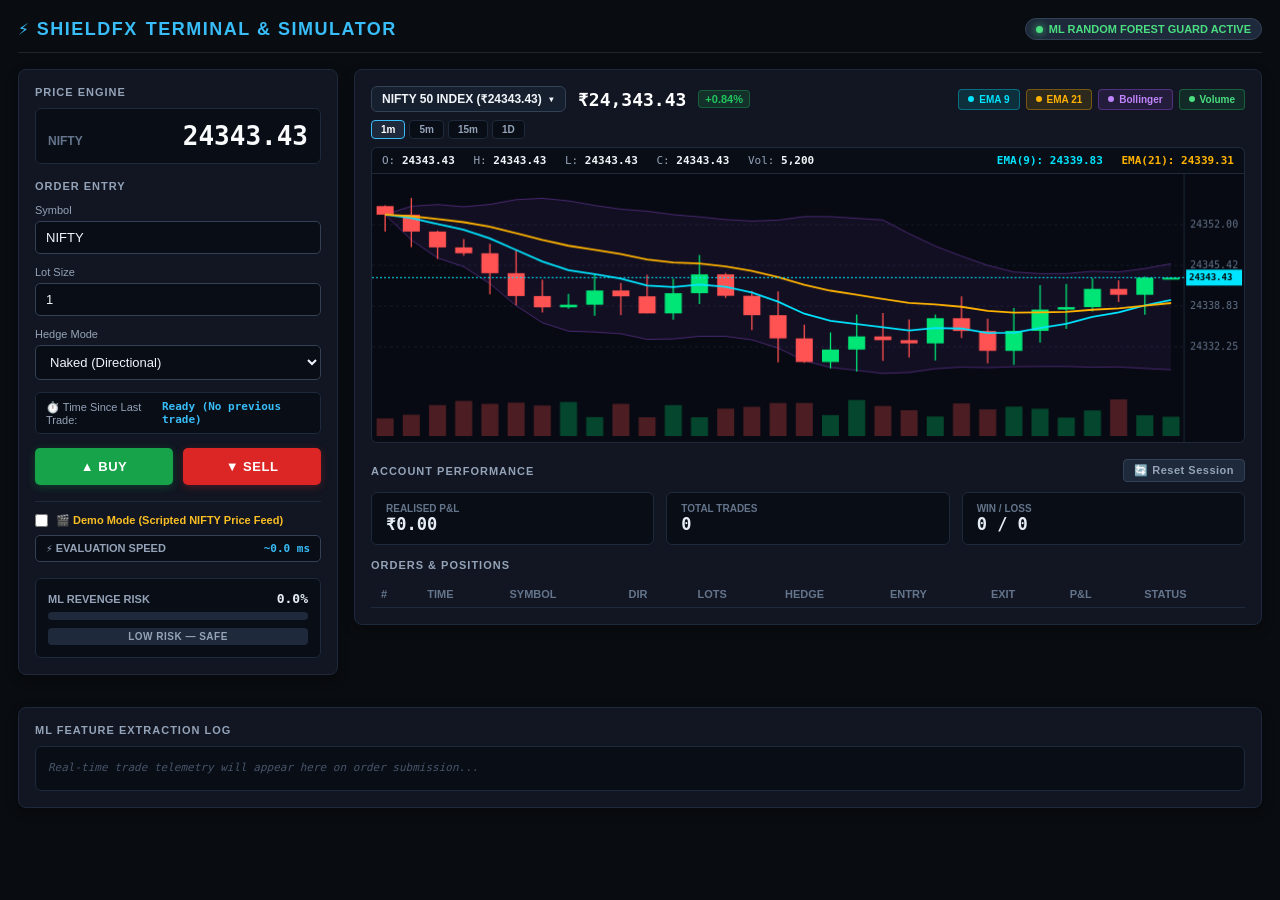
<file: Front End/ShieldFX_Chrome_Extension/simulator.html>
<!DOCTYPE html>
<html lang="en">
<head>
<meta charset="UTF-8" />
<meta name="viewport" content="width=device-width, initial-scale=1.0"/>
<title>ShieldFX — AI Behavioral Trading Copilot & Simulator</title>
<style>
  * { box-sizing: border-box; margin: 0; padding: 0; }
  body {
    background: #090c10;
    color: #e6edf3;
    font-family: -apple-system, BlinkMacSystemFont, 'Segoe UI', Roboto, Helvetica, monospace;
    font-size: 13px;
    min-height: 100vh;
    padding: 18px;
  }
  .header {
    display: flex;
    justify-content: space-between;
    align-items: center;
    margin-bottom: 16px;
    padding-bottom: 12px;
    border-bottom: 1px solid #21262d;
  }
  .header h1 {
    font-size: 18px;
    font-weight: 700;
    color: #38bdf8;
    letter-spacing: 1.5px;
    display: flex;
    align-items: center;
    gap: 8px;
  }
  .status-badge {
    background: #1e293b;
    border: 1px solid #334155;
    color: #4ade80;
    padding: 4px 10px;
    border-radius: 20px;
    font-size: 11px;
    font-weight: 600;
    display: flex;
    align-items: center;
    gap: 6px;
  }
  .pulse-dot {
    width: 7px;
    height: 7px;
    background: #4ade80;
    border-radius: 50%;
    box-shadow: 0 0 8px #4ade80;
    animation: pulse 2s infinite;
  }
  @keyframes pulse {
    0%, 100% { opacity: 1; }
    50% { opacity: 0.4; }
  }
  .grid {
    display: grid;
    grid-template-columns: 320px 1fr;
    gap: 16px;
  }
  .panel {
    background: #111622;
    border: 1px solid #1e293b;
    border-radius: 8px;
    padding: 16px;
    box-shadow: 0 4px 12px rgba(0,0,0,0.3);
  }
  h2 {
    font-size: 11px;
    color: #94a3b8;
    letter-spacing: 1px;
    margin-bottom: 10px;
    text-transform: uppercase;
    font-weight: 600;
  }
  .ticker-box {
    background: #090d16;
    border: 1px solid #1e293b;
    border-radius: 6px;
    padding: 12px;
    margin-bottom: 16px;
  }
  .ticker-row { display: flex; justify-content: space-between; align-items: baseline; }
  .symbol-tag { color: #64748b; font-size: 12px; font-weight: bold; }
  .ltp { font-size: 26px; font-weight: 800; color: #f8fafc; font-family: monospace; }
  .ltp.up { color: #4ade80; }
  .ltp.down { color: #f87171; }
  /* Candlestick Canvas & Pro Chart UI */
  .chart-top-bar {
    display: flex;
    justify-content: space-between;
    align-items: center;
    margin-bottom: 8px;
    flex-wrap: wrap;
    gap: 8px;
  }
  .chart-title-group {
    display: flex;
    align-items: center;
    gap: 12px;
  }
  .chart-symbol-badge {
    background: #161f2e;
    border: 1px solid #334155;
    color: #f1f5f9;
    padding: 5px 10px;
    border-radius: 6px;
    font-size: 12px;
    font-weight: 700;
    display: flex;
    align-items: center;
    gap: 6px;
    cursor: pointer;
  }
  .chart-price-val {
    font-size: 18px;
    font-weight: 800;
    font-family: monospace;
    color: #fff;
  }
  .chart-chg-pill {
    background: rgba(34, 197, 94, 0.15);
    color: #22c55e;
    border: 1px solid rgba(34, 197, 94, 0.3);
    font-size: 11px;
    font-weight: 700;
    padding: 2px 6px;
    border-radius: 4px;
  }
  .indicator-pills {
    display: flex;
    align-items: center;
    gap: 6px;
  }
  .ind-pill {
    padding: 4px 9px;
    border-radius: 4px;
    font-size: 10px;
    font-weight: 700;
    cursor: pointer;
    border: 1px solid transparent;
    display: flex;
    align-items: center;
    gap: 5px;
    transition: all 0.15s;
    user-select: none;
  }
  .ind-pill.ema9 { background: rgba(0, 229, 255, 0.12); color: #00e5ff; border-color: rgba(0, 229, 255, 0.35); }
  .ind-pill.ema9.off { opacity: 0.35; background: #111827; color: #64748b; border-color: #1e293b; }
  .ind-pill.ema21 { background: rgba(255, 179, 0, 0.12); color: #ffb300; border-color: rgba(255, 179, 0, 0.35); }
  .ind-pill.ema21.off { opacity: 0.35; background: #111827; color: #64748b; border-color: #1e293b; }
  .ind-pill.bollinger { background: rgba(168, 85, 247, 0.12); color: #c084fc; border-color: rgba(168, 85, 247, 0.35); }
  .ind-pill.bollinger.off { opacity: 0.35; background: #111827; color: #64748b; border-color: #1e293b; }
  .ind-pill.volume { background: rgba(34, 197, 94, 0.12); color: #4ade80; border-color: rgba(34, 197, 94, 0.35); }
  .ind-pill.volume.off { opacity: 0.35; background: #111827; color: #64748b; border-color: #1e293b; }
  .ind-dot { width: 6px; height: 6px; border-radius: 50%; display: inline-block; }

  .timeframe-bar {
    display: flex;
    align-items: center;
    gap: 4px;
    margin-bottom: 8px;
  }
  .tf-tab {
    background: #090d16;
    border: 1px solid #1e293b;
    color: #94a3b8;
    padding: 3px 9px;
    border-radius: 4px;
    font-size: 10px;
    font-weight: 600;
    cursor: pointer;
  }
  .tf-tab.active {
    background: #1e293b;
    color: #fff;
    border-color: #38bdf8;
  }

  .chart-telemetry-strip {
    display: flex;
    justify-content: space-between;
    align-items: center;
    font-size: 11px;
    font-family: monospace;
    color: #94a3b8;
    background: #090d16;
    border: 1px solid #1e293b;
    border-bottom: none;
    padding: 6px 10px;
    border-radius: 6px 6px 0 0;
  }
  .telemetry-left span { margin-right: 12px; }
  .telemetry-left strong { color: #f1f5f9; }
  .telemetry-right span { margin-left: 12px; font-weight: bold; }

  #chartCanvas {
    width: 100%;
    height: 270px;
    background: #070a12;
    border: 1px solid #1e293b;
    border-radius: 0 0 6px 6px;
    margin-bottom: 16px;
    display: block;
    cursor: crosshair;
  }
  label { display: block; color: #94a3b8; font-size: 11px; margin-bottom: 5px; margin-top: 12px; font-weight: 500; }
  input, select {
    width: 100%;
    background: #090d16;
    border: 1px solid #334155;
    color: #f1f5f9;
    padding: 8px 10px;
    border-radius: 5px;
    font-size: 13px;
    outline: none;
    transition: border-color 0.2s;
  }
  input:focus, select:focus { border-color: #38bdf8; }
  .time-delta-box {
    display: flex;
    justify-content: space-between;
    align-items: center;
    background: #090d16;
    border: 1px solid #1e293b;
    padding: 7px 10px;
    border-radius: 5px;
    margin-top: 12px;
    font-size: 11px;
  }
  .time-delta-label { color: #94a3b8; font-weight: 500; }
  .time-delta-val { font-family: monospace; font-weight: 700; color: #38bdf8; }
  .time-delta-val.danger { color: #ef4444; }
  .btn-row { display: grid; grid-template-columns: 1fr 1fr; gap: 10px; margin-top: 14px; }
  button {
    padding: 11px;
    border: none;
    border-radius: 5px;
    font-size: 13px;
    font-weight: 700;
    cursor: pointer;
    letter-spacing: 0.5px;
    transition: all 0.15s ease;
  }
  button:disabled { opacity: 0.3; cursor: not-allowed; }
  #buyBtn  { background: #16a34a; color: #fff; box-shadow: 0 2px 8px rgba(22, 163, 74, 0.3); }
  #sellBtn { background: #dc2626; color: #fff; box-shadow: 0 2px 8px rgba(220, 38, 38, 0.3); }
  #buyBtn:not(:disabled):hover  { background: #15803d; }
  #sellBtn:not(:disabled):hover { background: #b91c1c; }
  .demo-row {
    margin-top: 16px;
    padding-top: 12px;
    border-top: 1px solid #1e293b;
  }
  .demo-check-wrap {
    display: flex;
    align-items: center;
    gap: 8px;
    cursor: pointer;
  }
  .demo-check-wrap input[type=checkbox] { width: auto; cursor: pointer; }
  .demo-check-wrap label { margin: 0; font-size: 11px; color: #fbbf24; font-weight: 700; cursor: pointer; }
  #demoProgressBanner {
    display: none;
    background: #1e1b4b;
    border: 1px solid #6366f1;
    color: #c7d2fe;
    padding: 8px 12px;
    border-radius: 6px;
    margin-top: 10px;
    font-size: 11px;
    line-height: 1.5;
    animation: fadeIn 0.3s ease;
  }
  @keyframes fadeIn { from { opacity: 0; } to { opacity: 1; } }
  .risk-meter-box {
    margin-top: 16px;
    background: #090d16;
    border: 1px solid #1e293b;
    border-radius: 6px;
    padding: 12px;
  }
  .risk-meter-header {
    display: flex;
    justify-content: space-between;
    align-items: center;
    font-size: 11px;
    margin-bottom: 6px;
  }
  .risk-val { font-weight: bold; font-size: 13px; font-family: monospace; }
  .risk-progress-bg {
    width: 100%;
    height: 8px;
    background: #1e293b;
    border-radius: 4px;
    overflow: hidden;
  }
  .risk-progress-bar {
    height: 100%;
    width: 0%;
    background: #4ade80;
    transition: width 0.4s ease, background-color 0.4s ease;
  }
  .risk-tier-pill {
    margin-top: 8px;
    font-size: 10px;
    font-weight: 700;
    text-align: center;
    padding: 3px 6px;
    border-radius: 4px;
    display: block;
    background: #1e293b;
    color: #94a3b8;
    letter-spacing: 0.5px;
  }
  .latency-badge {
    display: flex;
    justify-content: space-between;
    align-items: center;
    background: #090d16;
    border: 1px solid #334155;
    padding: 6px 10px;
    border-radius: 5px;
    margin-top: 8px;
    font-size: 11px;
  }
  .latency-badge span { color: #94a3b8; font-weight: 600; }
  .latency-badge strong { color: #38bdf8; font-family: monospace; }
  #advisoryToast {
    display: none;
    background: #422006;
    border: 1px solid #f59e0b;
    color: #fef3c7;
    padding: 10px 14px;
    border-radius: 6px;
    font-size: 12px;
    margin-bottom: 14px;
    animation: slideDown 0.3s ease;
  }
  @keyframes slideDown {
    from { opacity: 0; transform: translateY(-8px); }
    to { opacity: 1; transform: translateY(0); }
  }
  .section-header-flex {
    display: flex;
    justify-content: space-between;
    align-items: center;
    margin-bottom: 10px;
  }
  .btn-reset {
    background: #1e293b;
    border: 1px solid #334155;
    color: #94a3b8;
    padding: 4px 10px;
    border-radius: 4px;
    font-size: 11px;
    font-weight: 600;
    cursor: pointer;
    transition: all 0.2s ease;
  }
  .btn-reset:hover {
    background: #334155;
    color: #f1f5f9;
    border-color: #38bdf8;
  }
  .pnl-summary { display: grid; grid-template-columns: repeat(3, 1fr); gap: 12px; margin-bottom: 14px; }
  .pnl-box {
    background: #090d16;
    border: 1px solid #1e293b;
    border-radius: 6px;
    padding: 10px 14px;
  }
  .pnl-box span { display: block; font-size: 10px; color: #64748b; font-weight: 600; text-transform: uppercase; }
  .pnl-box strong { font-size: 17px; font-family: monospace; }
  table { width: 100%; border-collapse: collapse; font-size: 12px; }
  th { color: #64748b; font-weight: 600; text-align: left; padding: 7px 10px; border-bottom: 1px solid #1e293b; font-size: 11px; text-transform: uppercase; }
  td { padding: 8px 10px; border-bottom: 1px solid #161f30; }
  td.pos { color: #4ade80; font-weight: 600; }
  td.neg { color: #f87171; font-weight: 600; }
  td.pending { color: #fbbf24; font-style: italic; }
  .row-open { background: #131c2e; }
  .row-blocked { background: rgba(239, 68, 68, 0.12); border-left: 3px solid #ef4444; }
  .full-col { grid-column: 1 / -1; margin-top: 16px; }
  #debugPanel {
    background: #090d16;
    border: 1px solid #1e293b;
    border-radius: 6px;
    padding: 12px;
    max-height: 180px;
    overflow-y: auto;
    font-size: 11px;
    line-height: 1.7;
    font-family: monospace;
  }
  .debug-entry { border-bottom: 1px solid #161f30; padding: 6px 0; }
  .debug-entry:last-child { border-bottom: none; }
  .debug-key { color: #38bdf8; }
  .debug-val { color: #fbbf24; }
  .debug-head { color: #c084fc; font-weight: bold; }
  .debug-head.blocked { color: #ef4444; }
  #shieldfx-overlay {
    position: fixed;
    inset: 0;
    background: rgba(0, 0, 0, 0.85);
    backdrop-filter: blur(4px);
    display: none;
    align-items: center;
    justify-content: center;
    z-index: 9999;
  }
  .shieldfx-modal {
    width: 460px;
    padding: 32px;
    text-align: center;
    border-radius: 16px;
    background: #0f172a;
    border: 2px solid #ef4444;
    box-shadow: 0 0 50px rgba(239, 68, 68, 0.45);
  }
  .shieldfx-modal h2 { color: #ef4444; font-size: 18px; margin-bottom: 10px; font-weight: 800; }
  .shieldfx-modal p { color: #cbd5e1; margin: 6px 0; font-size: 12px; line-height: 1.5; }
  #shieldfx-countdown { font-size: 48px; font-weight: 900; margin: 16px 0; color: #f87171; font-family: monospace; text-shadow: 0 0 20px rgba(239, 68, 68, 0.4); }
</style>
</head>
<body>

<div class="header">
  <h1>⚡ SHIELDFX <span>TERMINAL &amp; SIMULATOR</span></h1>
  <div class="status-badge">
    <div class="pulse-dot"></div> ML RANDOM FOREST GUARD ACTIVE
  </div>
</div>

<div class="grid">

  <div>
    <div class="panel">
      <h2>Price Engine</h2>
      <div class="ticker-box">
        <div class="ticker-row">
          <span class="symbol-tag" id="symbolTag">NIFTY</span>
          <span class="ltp" id="ltpDisplay">---.--</span>
        </div>
      </div>

      <h2>Order Entry</h2>
      <label>Symbol</label>
      <input type="text" id="symbolInput" value="NIFTY" />

      <label>Lot Size</label>
      <input type="number" id="lotInput" value="1" min="1" />

      <label>Hedge Mode</label>
      <select id="hedgeSelect">
        <option value="naked">Naked (Directional)</option>
        <option value="spread">Spread (Hedged)</option>
      </select>

      <div class="time-delta-box">
        <span class="time-delta-label">⏱️ Time Since Last Trade:</span>
        <span class="time-delta-val" id="timeDeltaVal">Ready (No previous trade)</span>
      </div>

      <div class="btn-row">
        <button id="buyBtn">▲ BUY</button>
        <button id="sellBtn">▼ SELL</button>
      </div>

      <div class="demo-row">
        <div class="demo-check-wrap">
          <input type="checkbox" id="demoMode" />
          <label for="demoMode">🎬 Demo Mode (Scripted NIFTY Price Feed)</label>
        </div>
        <div id="demoProgressBanner">
          🎬 <strong>Demo Mode Active:</strong> Automating 3-step losing tilt sequence...
        </div>
      </div>

      <div class="latency-badge">
        <span>⚡ EVALUATION SPEED</span>
        <strong id="latencyDisplay">~0.0 ms</strong>
      </div>
      <div class="risk-meter-box">
        <div class="risk-meter-header">
          <span style="color:#94a3b8; font-weight:600">ML REVENGE RISK</span>
          <span class="risk-val" id="riskValueText">0.0%</span>
        </div>
        <div class="risk-progress-bg">
          <div class="risk-progress-bar" id="riskProgressBar"></div>
        </div>
        <span class="risk-tier-pill" id="riskTierPill">LOW RISK — SAFE</span>
      </div>
    </div>
  </div>

  <div>
    <div class="panel">
      <div id="advisoryToast">
        <strong>⚠️ ShieldFX Advisory:</strong> <span id="advisoryText">Elevated risk detected.</span>
      </div>

      <!-- PRO LIVE CANDLESTICK CHART & INDICATORS -->
      <div class="chart-top-bar">
        <div class="chart-title-group">
          <div class="chart-symbol-badge">
            <span id="chartSymbolText">NIFTY 50 INDEX (₹24,350.00)</span> ▾
          </div>
          <div class="chart-price-val" id="chartHeaderLtp">₹24,350.00</div>
          <span class="chart-chg-pill" id="chartChgPill">+0.84%</span>
        </div>
        <div class="indicator-pills">
          <div class="ind-pill ema9" id="pillEMA9" onclick="toggleChartInd('ema9')"><span class="ind-dot" style="background:#00e5ff"></span> EMA 9</div>
          <div class="ind-pill ema21" id="pillEMA21" onclick="toggleChartInd('ema21')"><span class="ind-dot" style="background:#ffb300"></span> EMA 21</div>
          <div class="ind-pill bollinger" id="pillBollinger" onclick="toggleChartInd('bollinger')"><span class="ind-dot" style="background:#c084fc"></span> Bollinger</div>
          <div class="ind-pill volume" id="pillVolume" onclick="toggleChartInd('volume')"><span class="ind-dot" style="background:#4ade80"></span> Volume</div>
        </div>
      </div>

      <div class="timeframe-bar">
        <div class="tf-tab active" onclick="setTimeframe('1m')">1m</div>
        <div class="tf-tab" onclick="setTimeframe('5m')">5m</div>
        <div class="tf-tab" onclick="setTimeframe('15m')">15m</div>
        <div class="tf-tab" onclick="setTimeframe('1D')">1D</div>
      </div>

      <div class="chart-telemetry-strip">
        <div class="telemetry-left" id="ohlcTelemetry">
          <span>O: <strong id="ohlcOpen">24,350.00</strong></span>
          <span>H: <strong id="ohlcHigh">24,358.50</strong></span>
          <span>L: <strong id="ohlcLow">24,342.20</strong></span>
          <span>C: <strong id="ohlcClose">24,350.00</strong></span>
          <span>Vol: <strong id="ohlcVol">11,509</strong></span>
        </div>
        <div class="telemetry-right">
          <span style="color:#00e5ff" id="ema9Telemetry">EMA(9): 24,352.10</span>
          <span style="color:#ffb300" id="ema21Telemetry">EMA(21): 24,346.85</span>
        </div>
      </div>
      <canvas id="chartCanvas"></canvas>

      <div class="section-header-flex">
        <h2 style="margin-bottom:0;">Account Performance</h2>
        <button class="btn-reset" id="btnResetSession" title="Reset session stats, streak and ledger">🔄 Reset Session</button>
      </div>

      <div class="pnl-summary">
        <div class="pnl-box">
          <span>Realised P&L</span>
          <strong id="realisedPnl">₹0.00</strong>
        </div>
        <div class="pnl-box">
          <span>Total Trades</span>
          <strong id="totalTrades">0</strong>
        </div>
        <div class="pnl-box">
          <span>Win / Loss</span>
          <strong id="winLoss">0 / 0</strong>
        </div>
      </div>

      <h2>Orders &amp; Positions</h2>
      <table>
        <thead>
          <tr>
            <th>#</th>
            <th>Time</th>
            <th>Symbol</th>
            <th>Dir</th>
            <th>Lots</th>
            <th>Hedge</th>
            <th>Entry</th>
            <th>Exit</th>
            <th>P&L</th>
            <th>Status</th>
          </tr>
        </thead>
        <tbody id="ordersBody"></tbody>
      </table>
    </div>
  </div>

  <div class="full-col">
    <div class="panel">
      <h2>ML Feature Extraction Log</h2>
      <div id="debugPanel"><em style="color:#475569">Real-time trade telemetry will appear here on order submission...</em></div>
    </div>
  </div>

</div>

<div id="shieldfx-overlay">
  <div class="shieldfx-modal">
    <h2>🚨 HIGH-RISK BEHAVIOR INTERCEPTED</h2>
    <p>ShieldFX Random Forest model flagged a high-probability revenge trade.</p>

    <div id="shieldfx-reasons" style="display: none; color: #fca5a5; font-size: 11px; margin: 12px 0; text-align: left; background: #1e293b; padding: 10px 14px; border-radius: 6px; line-height: 1.6;"></div>

    <p>Trading is temporarily locked to protect capital.</p>
    <div id="shieldfx-countdown">01:00</div>
    <p>Please take a mandatory reset period before continuing.</p>
  </div>
</div>

<script src="simulator.js"></script>
</body>
</html>
</file>
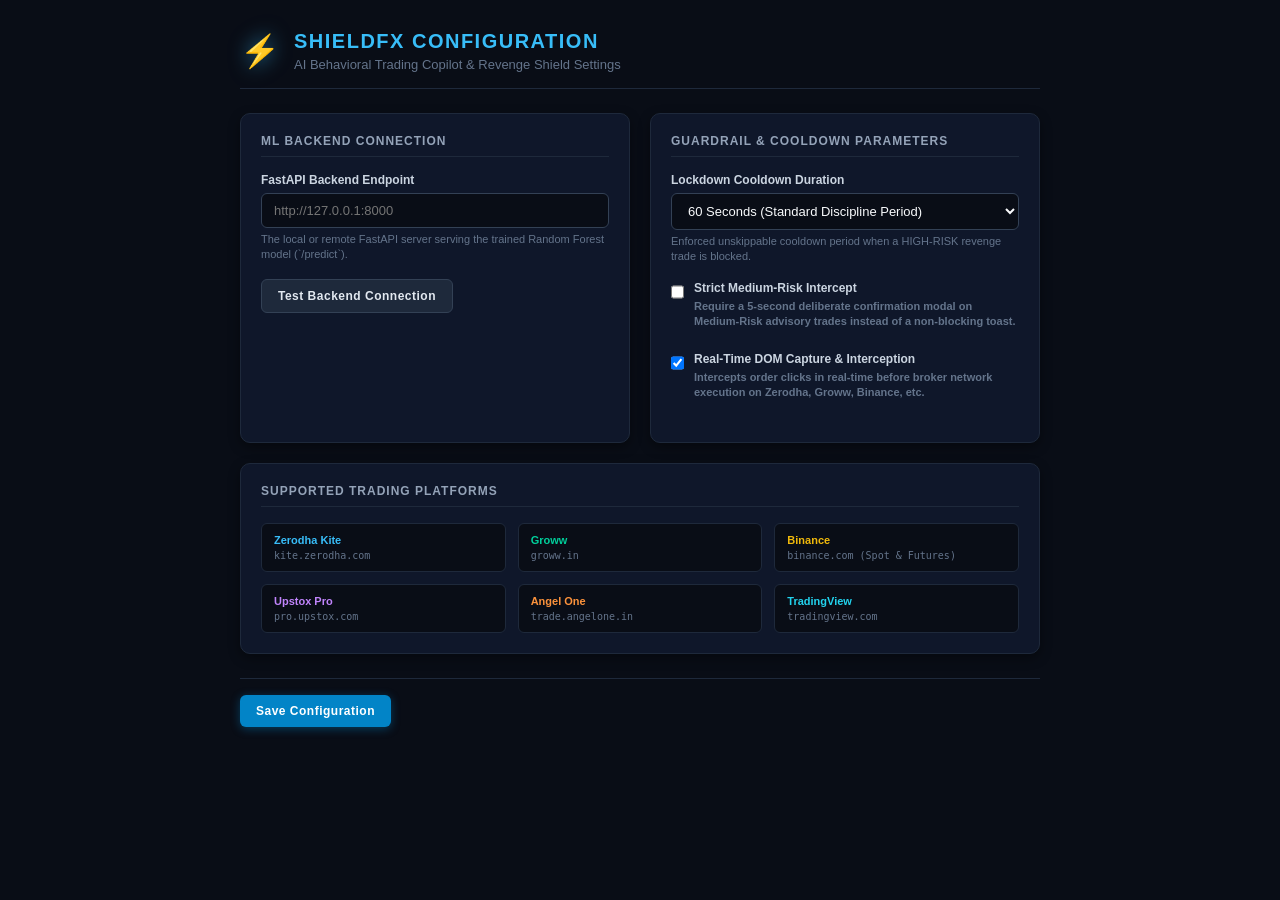
<file: Front End/ShieldFX_Chrome_Extension/options/options.html>
<!DOCTYPE html>
<html lang="en">
<head>
  <meta charset="UTF-8">
  <meta name="viewport" content="width=device-width, initial-scale=1.0">
  <title>ShieldFX Settings & Configuration</title>
  <link rel="stylesheet" href="options.css">
</head>
<body>
  <div class="container">
    <header class="header">
      <div class="brand">
        <span class="logo">⚡</span>
        <div>
          <h1>SHIELDFX CONFIGURATION</h1>
          <p>AI Behavioral Trading Copilot & Revenge Shield Settings</p>
        </div>
      </div>
    </header>

    <div class="settings-grid">
      <!-- Backend Settings -->
      <section class="panel">
        <h2>ML Backend Connection</h2>
        
        <div class="form-group">
          <label for="backendUrl">FastAPI Backend Endpoint</label>
          <input type="text" id="backendUrl" placeholder="http://127.0.0.1:8000">
          <span class="hint">The local or remote FastAPI server serving the trained Random Forest model (`/predict`).</span>
        </div>

        <div class="btn-row">
          <button class="btn btn-secondary" id="btnTestBackend">Test Backend Connection</button>
          <span class="status-msg" id="backendStatus"></span>
        </div>
      </section>

      <!-- Cooldown & Guard Rules -->
      <section class="panel">
        <h2>Guardrail & Cooldown Parameters</h2>

        <div class="form-group">
          <label for="cooldownDuration">Lockdown Cooldown Duration</label>
          <select id="cooldownDuration">
            <option value="30">30 Seconds (Fast Reset)</option>
            <option value="60" selected>60 Seconds (Standard Discipline Period)</option>
            <option value="120">2 Minutes (Strict Guard)</option>
            <option value="300">5 Minutes (Maximum Lockdown)</option>
          </select>
          <span class="hint">Enforced unskippable cooldown period when a HIGH-RISK revenge trade is blocked.</span>
        </div>

        <div class="form-group checkbox-group">
          <input type="checkbox" id="strictMode">
          <label for="strictMode">
            <strong>Strict Medium-Risk Intercept</strong>
            <span class="hint">Require a 5-second deliberate confirmation modal on Medium-Risk advisory trades instead of a non-blocking toast.</span>
          </label>
        </div>

        <div class="form-group checkbox-group">
          <input type="checkbox" id="autoIntercept" checked>
          <label for="autoIntercept">
            <strong>Real-Time DOM Capture & Interception</strong>
            <span class="hint">Intercepts order clicks in real-time before broker network execution on Zerodha, Groww, Binance, etc.</span>
          </label>
        </div>
      </section>

      <!-- Supported Platforms Reference -->
      <section class="panel full-width">
        <h2>Supported Trading Platforms</h2>
        <div class="platforms-list">
          <div class="platform-item">
            <span class="platform-tag zerodha">Zerodha Kite</span>
            <span class="platform-url">kite.zerodha.com</span>
          </div>
          <div class="platform-item">
            <span class="platform-tag groww">Groww</span>
            <span class="platform-url">groww.in</span>
          </div>
          <div class="platform-item">
            <span class="platform-tag binance">Binance</span>
            <span class="platform-url">binance.com (Spot & Futures)</span>
          </div>
          <div class="platform-item">
            <span class="platform-tag upstox">Upstox Pro</span>
            <span class="platform-url">pro.upstox.com</span>
          </div>
          <div class="platform-item">
            <span class="platform-tag angel">Angel One</span>
            <span class="platform-url">trade.angelone.in</span>
          </div>
          <div class="platform-item">
            <span class="platform-tag tv">TradingView</span>
            <span class="platform-url">tradingview.com</span>
          </div>
        </div>
      </section>
    </div>

    <div class="footer-actions">
      <button class="btn btn-primary" id="btnSave">Save Configuration</button>
      <span class="save-msg" id="saveMsg"></span>
    </div>
  </div>

  <script src="options.js"></script>
</body>
</html>
</file>
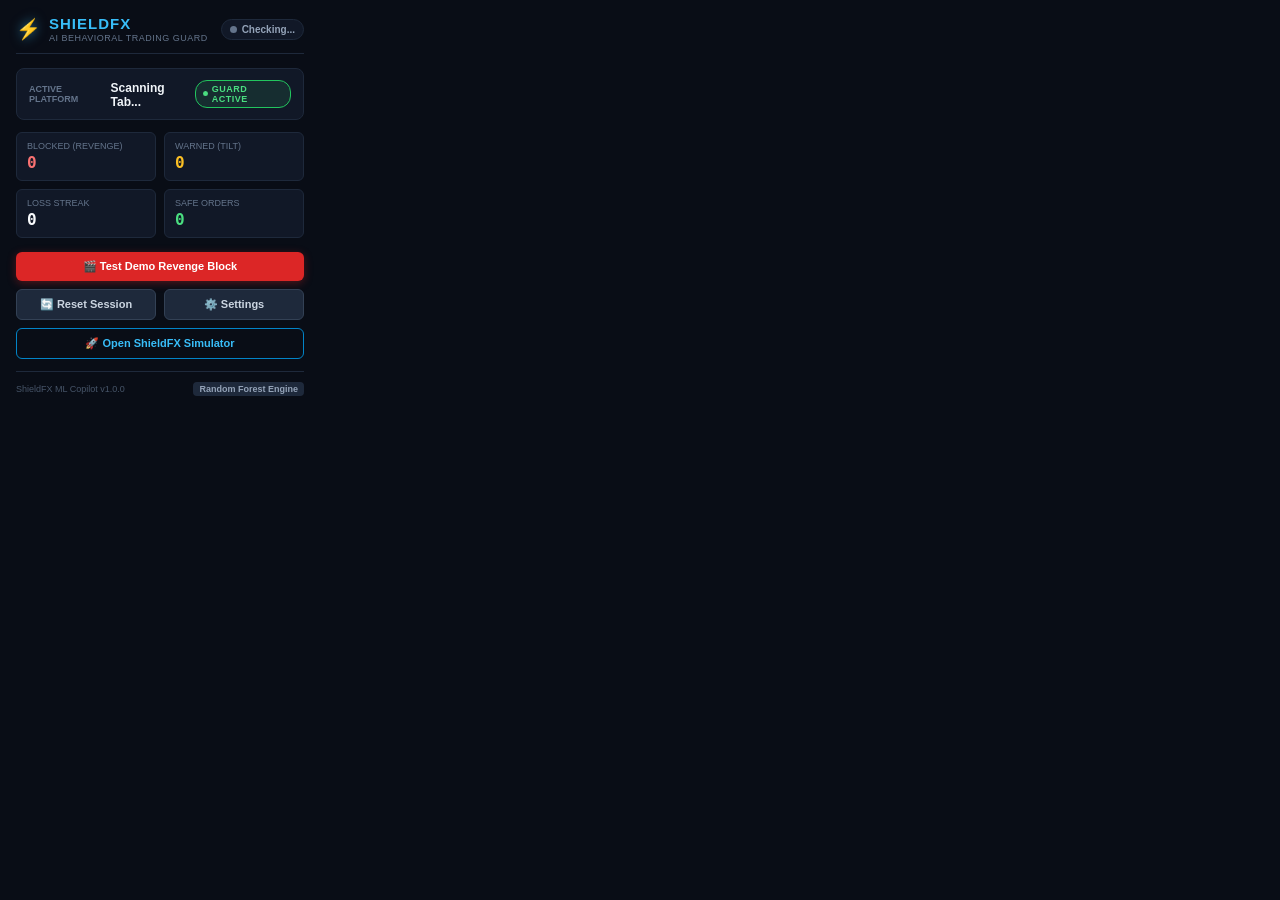
<file: Front End/ShieldFX_Chrome_Extension/popup/popup.html>
<!DOCTYPE html>
<html lang="en">
<head>
  <meta charset="UTF-8">
  <meta name="viewport" content="width=device-width, initial-scale=1.0">
  <title>ShieldFX Copilot</title>
  <link rel="stylesheet" href="popup.css">
</head>
<body>
  <div class="popup-container">
    <!-- Header -->
    <header class="header">
      <div class="brand">
        <span class="logo-icon">⚡</span>
        <div>
          <h1>SHIELDFX</h1>
          <span class="subtext">AI Behavioral Trading Guard</span>
        </div>
      </div>
      <div class="health-status" id="backendHealthBadge" title="FastAPI ML Service Health">
        <span class="dot pulse" id="healthDot"></span>
        <span id="healthText">Checking...</span>
      </div>
    </header>

    <!-- Active Broker Status -->
    <div class="card platform-card">
      <div class="card-label">Active Platform</div>
      <div class="platform-val" id="activePlatformText">Scanning Tab...</div>
      <div class="guard-pill" id="guardStatusPill">
        <span class="dot-small"></span> GUARD ACTIVE
      </div>
    </div>

    <!-- Session Metrics -->
    <div class="metrics-grid">
      <div class="metric-box">
        <span class="metric-lbl">Blocked (Revenge)</span>
        <strong class="metric-val danger" id="metricBlocked">0</strong>
      </div>
      <div class="metric-box">
        <span class="metric-lbl">Warned (Tilt)</span>
        <strong class="metric-val warning" id="metricWarned">0</strong>
      </div>
      <div class="metric-box">
        <span class="metric-lbl">Loss Streak</span>
        <strong class="metric-val" id="metricStreak">0</strong>
      </div>
      <div class="metric-box">
        <span class="metric-lbl">Safe Orders</span>
        <strong class="metric-val success" id="metricPassed">0</strong>
      </div>
    </div>

    <!-- Quick Action Controls -->
    <div class="action-section">
      <button class="btn btn-primary" id="btnTestTilt">
        <span>🎬 Test Demo Revenge Block</span>
      </button>
      
      <div class="btn-group">
        <button class="btn btn-secondary" id="btnResetSession">
          🔄 Reset Session
        </button>
        <button class="btn btn-secondary" id="btnOpenOptions">
          ⚙️ Settings
        </button>
      </div>

      <button class="btn btn-outline" id="btnOpenSimulator">
        🚀 Open ShieldFX Simulator
      </button>
    </div>

    <!-- Footer -->
    <footer class="footer">
      <span>ShieldFX ML Copilot v1.0.0</span>
      <span class="ml-badge">Random Forest Engine</span>
    </footer>
  </div>

  <script src="popup.js"></script>
</body>
</html>
</file>
<file: Front End/ShieldFX_Chrome_Extension/options/options.css>
/* ─── SHIELDFX OPTIONS / SETTINGS STYLES ──────────────────────────────────── */
* {
  box-sizing: border-box;
  margin: 0;
  padding: 0;
}

body {
  background: #090d16;
  color: #e2e8f0;
  font-family: -apple-system, BlinkMacSystemFont, "Segoe UI", Roboto, sans-serif;
  font-size: 13px;
  min-height: 100vh;
  padding: 30px;
}

.container {
  max-width: 800px;
  margin: 0 auto;
}

.header {
  margin-bottom: 24px;
  padding-bottom: 16px;
  border-bottom: 1px solid #1e293b;
}

.brand {
  display: flex;
  align-items: center;
  gap: 14px;
}

.logo {
  font-size: 32px;
  color: #38bdf8;
  filter: drop-shadow(0 0 10px rgba(56, 189, 248, 0.6));
}

h1 {
  font-size: 20px;
  font-weight: 800;
  color: #38bdf8;
  letter-spacing: 1.5px;
}

p {
  color: #64748b;
  font-size: 13px;
  margin-top: 4px;
}

.settings-grid {
  display: grid;
  grid-template-columns: 1fr 1fr;
  gap: 20px;
  margin-bottom: 24px;
}

.panel {
  background: #0f172a;
  border: 1px solid #1e293b;
  border-radius: 10px;
  padding: 20px;
  box-shadow: 0 4px 12px rgba(0, 0, 0, 0.4);
}

.full-width {
  grid-column: 1 / -1;
}

h2 {
  font-size: 12px;
  font-weight: 700;
  text-transform: uppercase;
  letter-spacing: 1px;
  color: #94a3b8;
  margin-bottom: 16px;
  padding-bottom: 8px;
  border-bottom: 1px solid #1e293b;
}

.form-group {
  margin-bottom: 16px;
}

label {
  display: block;
  font-size: 12px;
  font-weight: 600;
  color: #cbd5e1;
  margin-bottom: 6px;
}

input[type="text"], select {
  width: 100%;
  background: #090d16;
  border: 1px solid #334155;
  color: #f8fafc;
  padding: 9px 12px;
  border-radius: 6px;
  font-size: 13px;
  outline: none;
  transition: border-color 0.2s;
}

input[type="text"]:focus, select:focus {
  border-color: #38bdf8;
}

.checkbox-group {
  display: flex;
  align-items: flex-start;
  gap: 10px;
}

.checkbox-group input[type="checkbox"] {
  margin-top: 3px;
  width: 16px;
  height: 16px;
  cursor: pointer;
}

.hint {
  display: block;
  font-size: 11px;
  color: #64748b;
  margin-top: 4px;
  line-height: 1.4;
}

.btn-row {
  display: flex;
  align-items: center;
  gap: 12px;
  margin-top: 10px;
}

.btn {
  padding: 9px 16px;
  border: none;
  border-radius: 6px;
  font-size: 12px;
  font-weight: 700;
  cursor: pointer;
  letter-spacing: 0.5px;
  transition: all 0.15s;
}

.btn-primary {
  background: #0284c7;
  color: #fff;
  box-shadow: 0 2px 10px rgba(2, 132, 199, 0.4);
}
.btn-primary:hover {
  background: #0369a1;
}

.btn-secondary {
  background: #1e293b;
  border: 1px solid #334155;
  color: #e2e8f0;
}
.btn-secondary:hover {
  background: #334155;
}

.status-msg, .save-msg {
  font-size: 12px;
  font-weight: 600;
}

.status-msg.success, .save-msg.success { color: #4ade80; }
.status-msg.error, .save-msg.error { color: #ef4444; }

/* Platforms Reference */
.platforms-list {
  display: grid;
  grid-template-columns: repeat(3, 1fr);
  gap: 12px;
}

.platform-item {
  background: #090d16;
  border: 1px solid #1e293b;
  border-radius: 6px;
  padding: 10px 12px;
  display: flex;
  flex-direction: column;
  gap: 4px;
}

.platform-tag {
  font-size: 11px;
  font-weight: 700;
}

.platform-tag.zerodha { color: #38bdf8; }
.platform-tag.groww { color: #00d09c; }
.platform-tag.binance { color: #f0b90b; }
.platform-tag.upstox { color: #c084fc; }
.platform-tag.angel { color: #fb923c; }
.platform-tag.tv { color: #22d3ee; }

.platform-url {
  font-size: 10px;
  color: #64748b;
  font-family: monospace;
}

.footer-actions {
  display: flex;
  align-items: center;
  gap: 14px;
  padding-top: 16px;
  border-top: 1px solid #1e293b;
}
</file>
<file: Front End/ShieldFX_Chrome_Extension/popup/popup.css>
/* ─── SHIELDFX EXTENSION POPUP STYLES ───────────────────────────────────────── */
* {
  box-sizing: border-box;
  margin: 0;
  padding: 0;
}

body {
  width: 320px;
  background: #090d16;
  color: #e2e8f0;
  font-family: -apple-system, BlinkMacSystemFont, "Segoe UI", Roboto, sans-serif;
  font-size: 12px;
  user-select: none;
}

.popup-container {
  padding: 16px;
}

/* Header */
.header {
  display: flex;
  justify-content: space-between;
  align-items: center;
  margin-bottom: 14px;
  padding-bottom: 10px;
  border-bottom: 1px solid #1e293b;
}

.brand {
  display: flex;
  align-items: center;
  gap: 8px;
}

.logo-icon {
  font-size: 20px;
  color: #38bdf8;
  filter: drop-shadow(0 0 6px rgba(56, 189, 248, 0.6));
}

h1 {
  font-size: 15px;
  font-weight: 800;
  color: #38bdf8;
  letter-spacing: 1px;
  line-height: 1.1;
}

.subtext {
  font-size: 9px;
  color: #64748b;
  text-transform: uppercase;
  letter-spacing: 0.5px;
  display: block;
}

.health-status {
  display: flex;
  align-items: center;
  gap: 5px;
  background: #111827;
  border: 1px solid #1e293b;
  padding: 4px 8px;
  border-radius: 20px;
  font-size: 10px;
  font-weight: 600;
  color: #94a3b8;
}

.dot {
  width: 7px;
  height: 7px;
  border-radius: 50%;
  background: #64748b;
}

.dot.online {
  background: #4ade80;
  box-shadow: 0 0 8px #4ade80;
}

.dot.offline {
  background: #ef4444;
  box-shadow: 0 0 8px #ef4444;
}

.dot.pulse {
  animation: pulse 1.8s infinite;
}

@keyframes pulse {
  0%, 100% { opacity: 1; transform: scale(1); }
  50% { opacity: 0.5; transform: scale(0.85); }
}

/* Cards */
.card {
  background: #111827;
  border: 1px solid #1e293b;
  border-radius: 8px;
  padding: 10px 12px;
  margin-bottom: 12px;
}

.platform-card {
  display: flex;
  justify-content: space-between;
  align-items: center;
}

.card-label {
  font-size: 9px;
  color: #64748b;
  text-transform: uppercase;
  font-weight: 600;
}

.platform-val {
  font-size: 12px;
  font-weight: 700;
  color: #f1f5f9;
  margin-top: 2px;
}

.guard-pill {
  display: flex;
  align-items: center;
  gap: 4px;
  background: rgba(74, 222, 128, 0.1);
  border: 1px solid #22c55e;
  color: #4ade80;
  padding: 3px 7px;
  border-radius: 12px;
  font-size: 9px;
  font-weight: 700;
  letter-spacing: 0.5px;
}

.dot-small {
  width: 5px;
  height: 5px;
  background: #4ade80;
  border-radius: 50%;
}

/* Metrics Grid */
.metrics-grid {
  display: grid;
  grid-template-columns: 1fr 1fr;
  gap: 8px;
  margin-bottom: 14px;
}

.metric-box {
  background: #111827;
  border: 1px solid #1e293b;
  border-radius: 6px;
  padding: 8px 10px;
}

.metric-lbl {
  font-size: 9px;
  color: #64748b;
  text-transform: uppercase;
  display: block;
}

.metric-val {
  font-size: 16px;
  font-weight: 800;
  color: #f8fafc;
  font-family: ui-monospace, monospace;
  margin-top: 2px;
  display: block;
}

.metric-val.danger { color: #f87171; }
.metric-val.warning { color: #fbbf24; }
.metric-val.success { color: #4ade80; }

/* Buttons */
.action-section {
  display: flex;
  flex-direction: column;
  gap: 8px;
  margin-bottom: 12px;
}

.btn-group {
  display: grid;
  grid-template-columns: 1fr 1fr;
  gap: 8px;
}

.btn {
  padding: 8px 12px;
  border: none;
  border-radius: 6px;
  font-size: 11px;
  font-weight: 600;
  cursor: pointer;
  display: flex;
  align-items: center;
  justify-content: center;
  gap: 6px;
  transition: all 0.15s;
}

.btn-primary {
  background: #dc2626;
  color: #ffffff;
  box-shadow: 0 2px 8px rgba(220, 38, 38, 0.35);
}
.btn-primary:hover {
  background: #b91c1c;
}

.btn-secondary {
  background: #1e293b;
  border: 1px solid #334155;
  color: #cbd5e1;
}
.btn-secondary:hover {
  background: #334155;
  color: #f8fafc;
}

.btn-outline {
  background: transparent;
  border: 1px solid #0284c7;
  color: #38bdf8;
}
.btn-outline:hover {
  background: rgba(2, 132, 199, 0.15);
}

/* Footer */
.footer {
  display: flex;
  justify-content: space-between;
  align-items: center;
  padding-top: 10px;
  border-top: 1px solid #1e293b;
  font-size: 9px;
  color: #475569;
}

.ml-badge {
  background: #1e293b;
  color: #94a3b8;
  padding: 2px 6px;
  border-radius: 4px;
  font-weight: 600;
}
</file>
